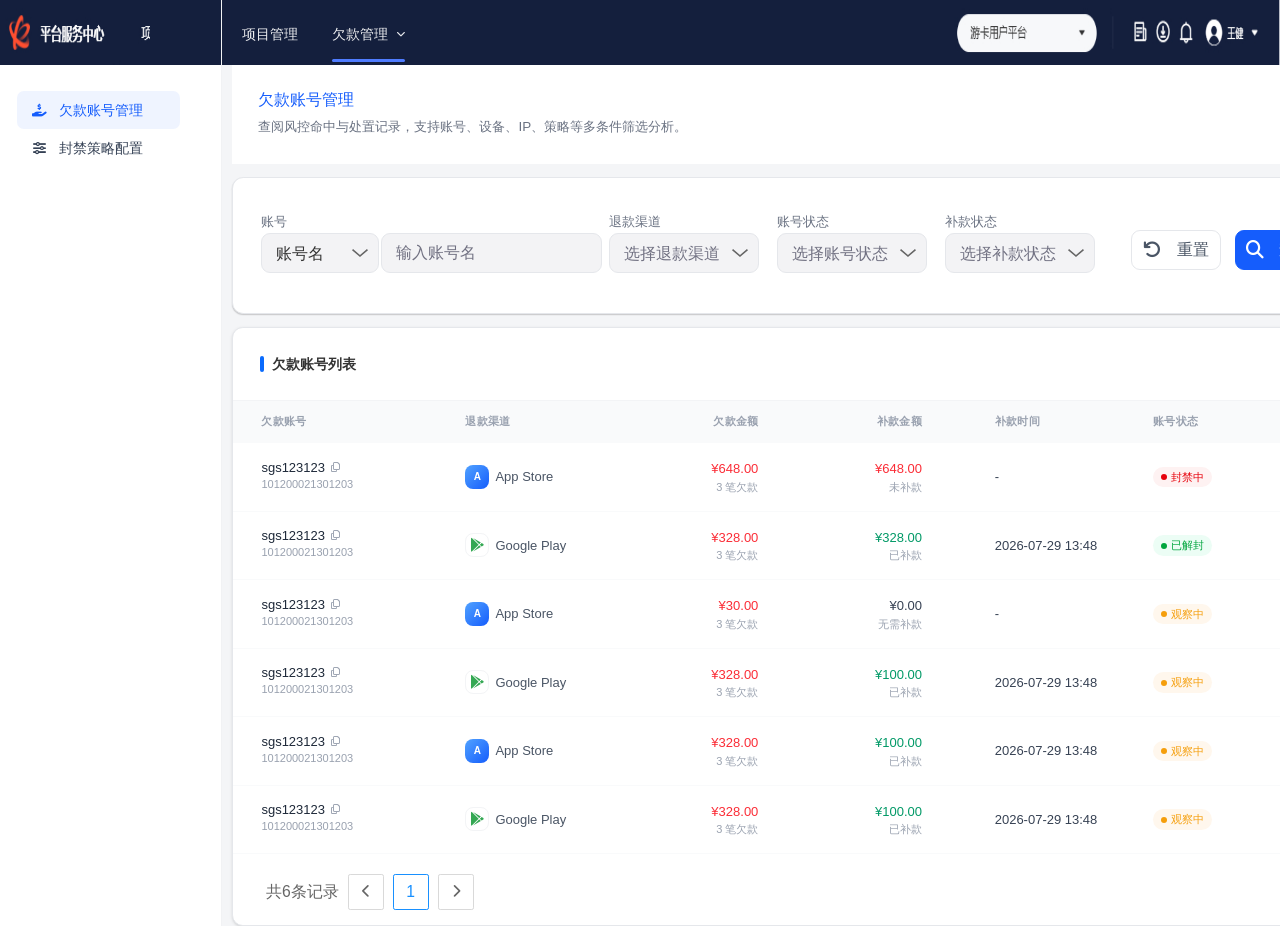
<file: index.html>
<!DOCTYPE html>
<html lang="zh-CN">
  <head>
    <meta charset="UTF-8" />
    <meta name="viewport" content="width=device-width, initial-scale=1.0" />
    <title>风控平台后台</title>
    <link rel="stylesheet" href="https://cdn.jsdelivr.net/npm/@fortawesome/fontawesome-free@6.7.2/css/all.min.css" />
    <link rel="stylesheet" href="./styles.css?v=20260730-03" />
  </head>
  <body>
    <div class="app-shell">
      <aside class="sidebar">
        <div>
          <div class="brand">
            <div class="brand-mark">k</div>
            <div class="brand-text">平台服务中心</div>
          </div>
          <nav id="side-nav" class="side-nav"></nav>
        </div>
        <div class="sidebar-collapse"><i class="fa-solid fa-bars" aria-hidden="true"></i></div>
      </aside>

      <div class="main-shell">
        <header class="topbar">
          <div class="topbar-nav">
            <a href="#" class="top-link">项目管理</a>
            <a href="#" class="top-link active">风控管理</a>
          </div>
          <div id="top-risk-menu" class="top-risk-menu" role="menu" aria-label="风控管理工具" hidden>
            <section class="top-risk-menu-column top-risk-menu-operations">
              <h3>运营工具</h3>
              <div class="top-risk-menu-grid">
                <button type="button" role="menuitem" data-top-menu-placeholder="消息推送" disabled aria-disabled="true">
                  <i class="fa-regular fa-paper-plane" aria-hidden="true"></i><span>消息推送</span>
                </button>
                <button type="button" role="menuitem" data-top-menu-page="payment-risk-engine">
                  <i class="fa-solid fa-shield-halved" aria-hidden="true"></i><span>风控管理</span>
                </button>
                <button type="button" role="menuitem" data-top-menu-page="multi-query" disabled aria-disabled="true">
                  <i class="fa-regular fa-address-card" aria-hidden="true"></i><span>账号管理</span>
                </button>
                <button type="button" role="menuitem" data-top-menu-placeholder="广告变现" disabled aria-disabled="true">
                  <i class="fa-regular fa-rectangle-ad" aria-hidden="true"></i><span>广告变现</span>
                </button>
                <button type="button" role="menuitem" data-top-menu-page="refund-disposal">
                  <i class="fa-solid fa-hand-holding-dollar" aria-hidden="true"></i><span>退款管理</span>
                </button>
              </div>
            </section>
            <section class="top-risk-menu-column">
              <h3>查询工具</h3>
              <div class="top-risk-menu-grid">
                <button type="button" role="menuitem" data-top-menu-page="multi-query" disabled aria-disabled="true">
                  <i class="fa-solid fa-magnifying-glass" aria-hidden="true"></i><span>账号查询</span>
                </button>
                <button type="button" role="menuitem" data-top-menu-page="payment-log" disabled aria-disabled="true">
                  <i class="fa-solid fa-file-invoice" aria-hidden="true"></i><span>订单查询</span>
                </button>
                <button type="button" role="menuitem" data-top-menu-page="login-log" disabled aria-disabled="true">
                  <i class="fa-solid fa-list-check" aria-hidden="true"></i><span>行为日志</span>
                </button>
              </div>
            </section>
            <section class="top-risk-menu-column">
              <h3>监控工具</h3>
              <div class="top-risk-menu-grid">
                <button type="button" role="menuitem" data-top-menu-placeholder="HTTP监控" disabled aria-disabled="true">
                  <i class="fa-solid fa-globe" aria-hidden="true"></i><span>HTTP监控</span>
                </button>
                <button type="button" role="menuitem" data-top-menu-placeholder="网络探针" disabled aria-disabled="true">
                  <i class="fa-solid fa-bullseye" aria-hidden="true"></i><span>网络探针</span>
                </button>
                <button type="button" role="menuitem" data-top-menu-placeholder="转化分析" disabled aria-disabled="true">
                  <i class="fa-solid fa-chart-column" aria-hidden="true"></i><span>转化分析</span>
                </button>
              </div>
            </section>
          </div>
          <button class="platform-pill" type="button">
            <span>游客用户平台</span>
            <span>▾</span>
          </button>
        </header>

        <main class="content">
          <section id="hero-card" class="hero-card"></section>
          <div id="page-content" class="page-content"></div>
        </main>
      </div>
    </div>

    <div id="drawer-root"></div>

    <template id="condition-row-template">
      <div class="condition-item">
        <div class="condition-row">
          <div class="condition-type-wrap">
            <select class="chip-select condition-type"></select>
          </div>
          <div class="condition-separator">：</div>
          <div class="condition-fields"></div>
          <div class="condition-tools">
            <button type="button" class="tool-btn copy">复制</button>
            <button type="button" class="tool-btn delete">删除</button>
            <button type="button" class="tool-btn nested">添加嵌套规则</button>
            <button type="button" class="tool-btn append">添加规则</button>
          </div>
        </div>
        <div class="child-group"></div>
      </div>
    </template>

    <script src="./main.js?v=20260730-05"></script>
  </body>
</html>
</file>
<file: styles.css>
:root {
  --navy: #1a2547;
  --navy-strong: #131c38;
  --bg: #f5f7fb;
  --panel: #ffffff;
  --line: rgba(15, 23, 42, 0.1);
  --line-soft: #e9eef7;
  --text: #101828;
  --muted: #667085;
  --blue: #4f7cff;
  --blue-strong: #155dfc;
  --blue-soft: #eef4ff;
  --green: #16c47f;
  --green-soft: #ddfbef;
  --shadow: 0 18px 48px rgba(15, 23, 42, 0.12);
  --card-radius: 10px;
  --panel-radius: 16px;
  --shell-sidebar-width: 168px;
  --shell-top-height: 60px;
  --font-family-base: Inter, "PingFang SC", "Microsoft YaHei", sans-serif;
  --font-page-title-size: 16px;
  --font-page-title-line-height: 24px;
  --font-page-title-weight: 500;
  --font-page-subtitle-size: 12px;
  --font-page-subtitle-line-height: 18px;
  --font-page-subtitle-weight: 400;
  --font-filter-label-size: 12px;
  --font-filter-label-line-height: 16px;
  --font-filter-label-weight: 500;
  --font-control-size: 14px;
  --font-control-line-height: 20px;
  --font-control-weight: 400;
  --font-button-size: 14px;
  --font-button-line-height: 20px;
  --font-button-weight: 500;
  --font-tab-size: 15px;
  --font-tab-line-height: 22px;
  --font-tab-weight: 400;
  --font-tab-weight-active: 500;
  --font-section-title-size: 14px;
  --font-section-title-line-height: 22px;
  --font-section-title-weight: 600;
  --font-table-head-size: 12px;
  --font-table-head-line-height: 20px;
  --font-table-head-weight: 600;
  --font-table-body-size: 12px;
  --font-table-body-line-height: 20px;
  --font-table-body-weight: 400;
  --font-card-title-size: 11px;
  --font-card-title-line-height: 18px;
  --font-card-title-weight: 600;
  --font-card-desc-size: 8px;
  --font-card-desc-line-height: 13px;
  --font-card-desc-weight: 400;
  --font-card-stat-label-size: 6px;
  --font-card-stat-label-line-height: 11px;
  --font-card-stat-value-size: 11px;
  --font-card-stat-value-line-height: 19px;
  --font-card-stat-value-weight: 600;
}

* {
  box-sizing: border-box;
}

body {
  margin: 0;
  min-width: 1440px;
  font-family: var(--font-family-base);
  color: var(--text);
  background: var(--bg);
}

button,
input,
textarea,
select {
  font: inherit;
}

button {
  cursor: pointer;
}

.app-shell {
  display: flex;
  min-height: 100vh;
}

.sidebar {
  width: var(--shell-sidebar-width);
  min-width: var(--shell-sidebar-width);
  background: #fff;
  border-right: 1px solid rgba(23, 35, 68, 0.06);
  display: flex;
  flex-direction: column;
  justify-content: space-between;
}

.brand {
  height: var(--shell-top-height);
  position: relative;
  background-color: #141f3d;
  background-image: url("./用户风险查询/assets/top-navigation-design.png");
  background-repeat: no-repeat;
  background-position: left top;
  background-size: 100vw var(--shell-top-height);
  color: #fff;
  padding: 0 14px 0 10px;
  display: flex;
  align-items: center;
  gap: 10px;
}

.brand::after {
  content: "";
  position: absolute;
  z-index: 0;
  inset: 0 0 0 150px;
  background: #141f3d;
  pointer-events: none;
}

.brand-mark {
  width: 28px;
  height: 28px;
  display: grid;
  place-items: center;
  color: #ff6437;
  font-size: 30px;
  font-weight: 700;
  transform: rotate(-8deg);
  visibility: hidden;
}

.brand-text {
  font-size: 13px;
  line-height: 20px;
  font-weight: 600;
  visibility: hidden;
}

.side-nav {
  padding: 8px 4px 0;
  display: grid;
  gap: 4px;
  align-content: start;
}

.nav-item,
.nav-subitem {
  width: 100%;
  border: 0;
  background: transparent;
  display: flex;
  align-items: center;
  gap: 10px;
  min-height: 38px;
  padding: 8px 12px;
  color: #344054;
  border-radius: 8px;
  text-align: left;
  white-space: nowrap;
}

.nav-item {
  font-size: 13px;
  line-height: 20px;
  font-weight: 500;
}

.nav-subitem {
  font-size: 12px;
  line-height: 18px;
  font-weight: 400;
  min-height: 32px;
  padding-left: 24px;
}

.nav-item.active,
.nav-subitem.active {
  background: #eff4ff;
  color: var(--blue-strong);
}

.nav-item-group {
  display: grid;
  gap: 2px;
}

.nav-subgroup {
  display: grid;
  gap: 2px;
  padding-left: 10px;
}

.nav-icon {
  width: 16px;
  flex: 0 0 16px;
  display: inline-flex;
  align-items: center;
  justify-content: center;
  color: inherit;
}
.nav-icon i{font-size:12px}

.nav-label {
  flex: 1;
}

.nav-arrow {
  opacity: 0.55;
  font-size: 10px;
}
.nav-arrow i{font-size:9px}

.sidebar-collapse {
  padding: 18px;
  text-align: right;
  color: #667085;
}
.sidebar-collapse i{font-size:14px}

.main-shell {
  flex: 1;
  min-width: 0;
}

.topbar {
  height: var(--shell-top-height);
  background-color: #141f3d;
  background-image: url("./用户风险查询/assets/top-navigation-design.png");
  background-repeat: no-repeat;
  background-position: calc(-1 * var(--shell-sidebar-width)) top;
  background-size: 100vw var(--shell-top-height);
  color: #fff;
  display: flex;
  align-items: center;
  position: relative;
  z-index: 30;
  justify-content: space-between;
  padding: 0 10px;
}

.topbar::before {
  content: "";
  position: absolute;
  z-index: 0;
  top: 0;
  bottom: 0;
  left: 0;
  width: 250px;
  background: #141f3d;
  pointer-events: none;
}

.topbar-nav {
  position: relative;
  z-index: 1;
  display: flex;
  gap: 34px;
}

.top-link {
  color: rgba(255, 255, 255, 0.92);
  text-decoration: none;
  font-size: 14px;
  line-height: 20px;
  font-weight: 500;
  padding: 20px 0 18px;
  position: relative;
}

.top-link.active::after {
  content: "";
  position: absolute;
  left: 0;
  right: 0;
  bottom: 0;
  height: 3px;
  border-radius: 999px;
  background: var(--blue);
}


.top-menu-trigger {
  border: 0;
  background: transparent;
  display: inline-flex;
  align-items: center;
  gap: 8px;
  cursor: pointer;
  font-family: inherit;
}

.top-menu-trigger i {
  font-size: 9px;
  transition: transform 0.16s ease;
}

.top-menu-trigger[aria-expanded="true"] i {
  transform: rotate(180deg);
}

.top-risk-menu {
  position: absolute;
  z-index: 70;
  top: 60px;
  left: 96px;
  width: min(760px, calc(100vw - 300px));
  min-width: 680px;
  display: grid;
  grid-template-columns: 1.65fr 0.88fr 0.88fr;
  gap: 22px;
  padding: 20px 24px 22px;
  border: 1px solid #dfe3ea;
  background: #fff;
  color: #1f2937;
  box-shadow: 0 14px 30px rgba(15, 23, 42, 0.18);
}

.top-risk-menu[hidden] {
  display: none;
}

.top-risk-menu-column {
  min-width: 0;
}

.top-risk-menu-column h3 {
  margin: 0 0 10px;
  padding-bottom: 10px;
  border-bottom: 1px solid #d9dde5;
  color: #7a8494;
  font-size: 13px;
  line-height: 18px;
  font-weight: 500;
}

.top-risk-menu-grid {
  display: grid;
  gap: 4px;
}

.top-risk-menu-operations .top-risk-menu-grid {
  grid-template-columns: repeat(2, minmax(0, 1fr));
}

.top-risk-menu button {
  min-width: 0;
  height: 44px;
  display: flex;
  align-items: center;
  gap: 12px;
  padding: 0 12px;
  border: 0;
  background: transparent;
  color: #253043;
  font: inherit;
  font-size: 13px;
  text-align: left;
  cursor: pointer;
}

.top-risk-menu button:hover,
.top-risk-menu button.active {
  background: #eaf2ff;
  color: #155dfc;
}
.top-risk-menu button:disabled,
.top-risk-menu button[aria-disabled="true"] {
  background: transparent;
  color: #98a2b3;
  cursor: not-allowed;
  opacity: 0.62;
}
.top-risk-menu button:disabled:hover,
.top-risk-menu button[aria-disabled="true"]:hover {
  background: transparent;
  color: #98a2b3;
}
.platform-pill {
  min-width: 178px;
  height: 32px;
  border: 0;
  border-radius: 999px;
  background: rgba(255, 255, 255, 0.95);
  color: #344054;
  display: inline-flex;
  align-items: center;
  justify-content: space-between;
  padding: 0 14px;
  font-size: 14px;
  line-height: 20px;
  font-weight: 500;
  visibility: hidden;
  pointer-events: none;
}

.content {
  padding: 0 10px 28px;
}

.hero-card,
.page-content {
  width: 100%;
  max-width: none;
  margin: 0;
}

.hero-card {
  background: #fff;
  padding: 14px 32px 16px;
  border-bottom: 1px solid rgba(23, 35, 68, 0.05);
}

.hero-card.hero-card-compact {
  padding: 14px 32px 12px;
}

.hero-card.hero-card-hidden {
  display: none;
}

.hero-card h1 {
  margin: 0;
  color: var(--blue-strong);
  font-size: var(--font-page-title-size);
  line-height: var(--font-page-title-line-height);
  font-weight: var(--font-page-title-weight);
}

.hero-card p {
  margin: 6px 0 0;
  font-size: var(--font-page-subtitle-size);
  line-height: var(--font-page-subtitle-line-height);
  font-weight: var(--font-page-subtitle-weight);
  color: var(--muted);
}

.page-content {
  display: grid;
  gap: 22px;
  padding-top: 12px;
}

.page-content.overview-page-content {
  gap: 18px;
  padding-top: 8px;
}

.admin-page-shell {
  width: 100%;
  margin: 0;
  display: grid;
  gap: 18px;
}

.admin-page-card {
  background: #fff;
  border: 1px solid rgba(15, 23, 42, 0.08);
  border-radius: 16px;
  box-shadow: 0 10px 30px rgba(15, 23, 42, 0.04);
}

.admin-filter-card {
  padding: 18px 22px 22px;
}

.admin-card-title {
  position: relative;
  margin: 0 0 18px;
  padding-left: 12px;
  font-size: 16px;
  line-height: 24px;
  font-weight: 700;
  color: #0f172a;
}

.admin-card-title::before {
  content: "";
  position: absolute;
  left: 0;
  top: 3px;
  width: 4px;
  height: 18px;
  border-radius: 999px;
  background: #2964ff;
}

.admin-filter-grid {
  display: grid;
  gap: 16px 14px;
}

.admin-filter-grid-three {
  grid-template-columns: repeat(3, minmax(0, 1fr));
}

.admin-filter-grid-log {
  grid-template-columns: 200px 200px minmax(0, 1fr);
}

.admin-filter-item {
  display: grid;
  gap: 8px;
}

.admin-filter-item label {
  font-size: var(--font-filter-label-size);
  line-height: var(--font-filter-label-line-height);
  font-weight: var(--font-filter-label-weight);
  color: #667085;
}

.admin-filter-item input,
.admin-filter-item select {
  width: 100%;
  height: 40px;
  padding: 0 12px;
  border: 1px solid #dbe1ea;
  border-radius: 10px;
  background: #fff;
  font-size: var(--font-control-size);
  line-height: var(--font-control-line-height);
  font-weight: var(--font-control-weight);
  color: #0f172a;
  outline: none;
}

.admin-filter-item input::placeholder {
  color: #98a2b3;
}

.admin-filter-item input:focus,
.admin-filter-item select:focus {
  border-color: #2964ff;
  box-shadow: 0 0 0 3px rgba(41, 100, 255, 0.12);
}

.admin-date-range {
  display: grid;
  grid-template-columns: minmax(0, 1fr) auto minmax(0, 1fr);
  gap: 10px;
  align-items: center;
}

.admin-date-range span {
  font-size: 14px;
  line-height: 20px;
  color: #667085;
  text-align: center;
}

.admin-filter-actions {
  display: flex;
  justify-content: flex-end;
  gap: 12px;
  margin-top: 16px;
}

.admin-table-card,
.admin-log-table-card {
  overflow: hidden;
}

.admin-table-toolbar {
  display: flex;
  align-items: center;
  justify-content: space-between;
  gap: 12px;
  padding: 18px 20px 10px;
}

.admin-table-wrap {
  overflow: auto;
}

.admin-table,
.admin-operation-table {
  width: 100%;
  border-collapse: collapse;
  table-layout: fixed;
}

.admin-table th,
.admin-table td,
.admin-operation-table th,
.admin-operation-table td {
  padding: 18px 20px;
  text-align: left;
  vertical-align: top;
  border-bottom: 1px solid #eef2f7;
}

.admin-table th,
.admin-operation-table th {
  background: #f8fafc;
  font-size: var(--font-table-head-size);
  line-height: var(--font-table-head-line-height);
  font-weight: var(--font-table-head-weight);
  color: #344054;
}

.admin-table td,
.admin-operation-table td {
  font-size: var(--font-table-body-size);
  line-height: var(--font-table-body-line-height);
  font-weight: var(--font-table-body-weight);
  color: #0f172a;
}

.admin-empty-state {
  min-height: 420px;
  padding: 32px 20px 40px;
  display: grid;
  place-items: center;
  gap: 12px;
  color: #98a2b3;
}

.admin-empty-icon {
  font-size: 42px;
  line-height: 1;
  color: #dbe4f0;
}

.admin-empty-text {
  font-size: 14px;
  line-height: 22px;
}

.admin-log-line {
  color: #344054;
  line-height: 22px;
}

.admin-log-line + .admin-log-line {
  margin-top: 2px;
}

.admin-operation-table th:nth-child(1),
.admin-operation-table td:nth-child(1) {
  width: 185px;
}

.admin-operation-table th:nth-child(2),
.admin-operation-table td:nth-child(2) {
  width: 255px;
}

.admin-operation-table th:nth-child(3),
.admin-operation-table td:nth-child(3) {
  width: 105px;
}

.admin-operation-table th:nth-child(4),
.admin-operation-table td:nth-child(4) {
  width: 110px;
}

.panel-section {
  background: #fff;
  border-radius: 0;
  padding: 20px 30px 28px;
}

.section-head {
  display: flex;
  align-items: center;
  justify-content: space-between;
  margin-bottom: 18px;
}

.section-title {
  display: flex;
  align-items: center;
  gap: 8px;
  color: #1f2937;
  font-size: var(--font-section-title-size);
  line-height: var(--font-section-title-line-height);
  font-weight: var(--font-section-title-weight);
}

.section-title::before {
  content: "";
  width: 4px;
  height: 22px;
  border-radius: 4px;
  background: linear-gradient(180deg, #96c1ff 0%, #4086ff 100%);
}

.primary-btn,
.secondary-btn,
.dark-btn,
.light-btn {
  height: 36px;
  border-radius: 10px;
  padding: 0 16px;
  display: inline-flex;
  align-items: center;
  justify-content: center;
  gap: 8px;
  font-size: var(--font-button-size);
  line-height: var(--font-button-line-height);
  font-weight: var(--font-button-weight);
}

.primary-btn {
  border: 0;
  background: linear-gradient(135deg, #5f8cff 0%, #4f7cff 100%);
  color: #fff;
  box-shadow: 0 12px 22px rgba(79, 124, 255, 0.18);
}

.secondary-btn,
.light-btn {
  border: 1px solid rgba(15, 23, 42, 0.1);
  background: #fff;
  color: #344054;
}

.dark-btn {
  border: 0;
  background: #101828;
  color: #fff;
}

.strategy-toolbar-panel {
  width: 100%;
  margin: 0;
  background: #fff;
  border-radius: 16px;
  border: 1px solid rgba(15, 23, 42, 0.08);
  box-shadow: 0 8px 20px rgba(15, 23, 42, 0.04);
}

.strategy-toolbar-panel {
  padding: 22px 24px;
}

.empty-panel {
  border: 1px dashed #d0d5dd;
  border-radius: 14px;
  background: #f8fafc;
  padding: 28px 30px;
  color: #667085;
  font-size: 14px;
  line-height: 22px;
  font-weight: 400;
}

.strategy-summary-grid {
  display: grid;
  grid-template-columns: repeat(4, minmax(0, 1fr));
  gap: 14px;
}

.strategy-summary-card {
  min-height: 108px;
  border-radius: 14px;
  background: linear-gradient(180deg, #f8faff 0%, #ffffff 100%);
  border: 1px solid #e8eefb;
  padding: 16px 18px;
  display: grid;
  gap: 6px;
}

.strategy-summary-card.warning {
  background: linear-gradient(180deg, #fffaf3 0%, #ffffff 100%);
  border-color: #fde6b5;
}

.strategy-summary-label {
  color: #667085;
  font-size: 12px;
}

.strategy-summary-card strong {
  font-size: 28px;
  line-height: 1.2;
}

.strategy-summary-card span:last-child {
  color: #98a2b3;
  font-size: 12px;
}

.strategy-filter-row {
  margin-top: 18px;
  display: grid;
  grid-template-columns: minmax(0, 1.7fr) 220px 320px auto;
  gap: 14px;
  align-items: end;
}

.strategy-page-filter-row {
  grid-template-columns: minmax(0, 1.55fr) 180px 360px auto;
}

.tag-filter-row {
  grid-template-columns: 220px minmax(0, 300px) auto;
}

.user-tag-page {
  width: 100%;
  margin: 0;
  display: grid;
  gap: 10px;
}

.user-tag-search-card {
  background: #fff;
  border: 1px solid #e5e7eb;
  border-radius: 10px;
  box-shadow: 0 1px 3px rgba(16, 24, 40, 0.1), 0 1px 2px rgba(16, 24, 40, 0.06);
  padding: 24px 25px;
}

.user-tag-search-row {
  display: flex;
  align-items: flex-end;
  justify-content: flex-start;
  gap: 20px;
  flex-wrap: wrap;
}

.user-tag-search-field {
  display: grid;
  gap: 8px;
}

.user-tag-search-field span {
  color: #6a7282;
  font-size: 12px;
  line-height: 16px;
  font-weight: 500;
}

.user-tag-search-field input {
  width: 488px;
  max-width: min(488px, 100%);
  height: 36px;
  border: 1px solid #e5e7eb;
  border-radius: 8px;
  background: #f3f3f5;
  padding: 0 12px;
  color: #344054;
  font-size: 14px;
}

.user-tag-search-actions {
  display: flex;
  align-items: center;
  gap: 16px;
}

.user-tag-panel {
  width: 100%;
  min-height: 688px;
  margin: 0;
  background: #fff;
  border-radius: 10px;
  border: 1px solid #eef2f6;
  padding: 20px 24px 24px;
}

.user-tag-tabs {
  display: flex;
  gap: 16px;
  align-items: center;
  height: 33px;
  padding: 0 4px 11px;
  border-bottom: 1px solid #d9d9d9;
}

.user-tag-tab {
  position: relative;
  border: 0;
  background: transparent;
  padding: 0;
  color: #333;
  font-size: var(--font-tab-size);
  line-height: var(--font-tab-line-height);
  font-weight: var(--font-tab-weight);
}

.user-tag-tab.active {
  color: #3b86f9;
  font-weight: var(--font-tab-weight-active);
}

.user-tag-tab.active::after {
  content: "";
  position: absolute;
  left: 0;
  bottom: -12px;
  width: 100%;
  height: 3px;
  border-radius: 999px;
  background: #3b86f9;
}

.user-tag-grid {
  display: grid;
  grid-template-columns: repeat(6, minmax(0, 1fr));
  gap: 16px;
  padding: 20px 0 0;
  justify-content: stretch;
  align-content: start;
}

.user-tag-card {
  width: 100%;
  min-height: 168px;
  background: #fff;
  border: 0.664px solid rgba(0, 0, 0, 0.1);
  border-radius: 9.303px;
  box-shadow: 0 1px 2px rgba(16, 24, 40, 0.04);
  padding: 18px 18px 14px;
  display: flex;
  flex-direction: column;
  justify-content: space-between;
  cursor: pointer;
  box-sizing: border-box;
}

.user-tag-card-top {
  display: flex;
  align-items: flex-start;
  justify-content: space-between;
  gap: 8px;
}

.user-tag-card-title {
  color: #101828;
  font-size: var(--font-card-title-size);
  line-height: var(--font-card-title-line-height);
  font-weight: var(--font-card-title-weight);
  max-width: calc(100% - 24px);
}

.user-tag-card-icon-btn {
  width: 16px;
  height: 16px;
  border: 0;
  background: transparent;
  color: #3b82f6;
  padding: 0;
  display: inline-flex;
  align-items: center;
  justify-content: center;
  flex: 0 0 auto;
}

.user-tag-card-icon-btn svg {
  width: 16px;
  height: 16px;
  display: block;
}

.user-tag-card-desc {
  margin: 7px 0 0;
  min-height: 30px;
  color: #999;
  font-size: var(--font-card-desc-size);
  line-height: var(--font-card-desc-line-height);
  font-weight: var(--font-card-desc-weight);
  display: -webkit-box;
  -webkit-line-clamp: 2;
  -webkit-box-orient: vertical;
  overflow: hidden;
  white-space: pre-line;
}

.user-tag-card-stats {
  width: 100%;
  min-height: 34px;
  margin-top: 10px;
  border: 8px solid #f8f8f8;
  border-radius: 8px;
  background: #fafafa;
  display: grid;
  grid-template-columns: minmax(0, 1fr) minmax(56px, auto);
  align-items: center;
  gap: 0;
}

.user-tag-card-stat + .user-tag-card-stat {
  padding-left: 12px;
}

.user-tag-card-stats .metric-label {
  color: #4a5565;
  font-size: var(--font-card-stat-label-size);
  line-height: var(--font-card-stat-label-line-height);
  white-space: nowrap;
}

.user-tag-card-stats .metric-value {
  margin-top: 0;
  color: #101828;
  font-size: var(--font-card-stat-value-size);
  line-height: var(--font-card-stat-value-line-height);
  font-weight: var(--font-card-stat-value-weight);
  white-space: nowrap;
}

.user-tag-card-stats .metric-value.small {
  font-size: 10px;
}

.behavior-filter-row {
  grid-template-columns: minmax(0, 1fr) auto;
}

.tag-module-panel {
  width: 100%;
  margin: 0;
  display: grid;
  gap: 16px;
  padding-top: 18px;
  border-radius: 14px;
}

.tag-module-tabs {
  padding-bottom: 12px;
  border-bottom: 1px solid #eef2f6;
}

.strategy-filter-field {
  display: grid;
  gap: 8px;
}

.strategy-filter-field span {
  color: #667085;
  font-size: 12px;
}

.strategy-filter-field input,
.strategy-filter-field select {
  height: 40px;
  border: 1px solid #e5e7eb;
  border-radius: 10px;
  background: #f9fafb;
  padding: 0 12px;
  color: #344054;
}

.strategy-tag-picker-field {
  position: relative;
}

.strategy-tag-trigger {
  width: 100%;
  height: 40px;
  border: 1px solid #e5e7eb;
  border-radius: 10px;
  background: #f9fafb;
  padding: 0 12px;
  color: #344054;
  display: flex;
  align-items: center;
  justify-content: space-between;
  text-align: left;
}

.strategy-filter-actions {
  display: flex;
  align-items: center;
  justify-content: flex-end;
  gap: 10px;
}

.strategy-status-field {
  min-width: 180px;
  max-width: 180px;
}

.strategy-tag-field {
  min-width: 360px;
  max-width: 360px;
}

.strategy-grid {
  display: grid;
  grid-template-columns: repeat(4, 264px);
  gap: 20px;
}

.tag-grid {
  display: grid;
  grid-template-columns: repeat(5, minmax(0, 1fr));
  gap: 12px;
}

.behavior-card-grid {
  grid-template-columns: repeat(4, minmax(0, 1fr));
}

.behavior-management-page {
  width: 100%;
  margin: 0;
  display: grid;
  gap: 10px;
}

.behavior-management-search-panel {
  background: #fff;
  border: 1px solid #e5e7eb;
  border-radius: 10px;
  box-shadow: 0 1px 3px rgba(16, 24, 40, 0.1), 0 1px 2px rgba(16, 24, 40, 0.06);
  padding: 24px 25px;
}

.behavior-management-search-row {
  display: flex;
  align-items: flex-end;
  justify-content: flex-start;
  gap: 18px;
  flex-wrap: wrap;
}

.behavior-management-search-field {
  display: grid;
  gap: 8px;
}

.behavior-management-search-field span {
  color: #6a7282;
  font-size: 12px;
  line-height: 16px;
  font-weight: 500;
}

.behavior-management-search-field input {
  width: 400px;
  max-width: min(400px, 100%);
  height: 36px;
  border: 1px solid #e5e7eb;
  border-radius: 8px;
  background: #f3f3f5;
  padding: 0 12px;
  color: #344054;
  font-size: 14px;
}

.behavior-management-search-actions {
  display: flex;
  align-items: center;
  gap: 16px;
}

.behavior-management-btn {
  min-width: 78px;
  height: 36px;
  border-radius: 8px;
  font-size: 14px;
}

.behavior-management-board {
  min-height: 650px;
  background: #fff;
  border: 1px solid #e5e7eb;
  border-radius: 10px;
  box-shadow: 0 1px 3px rgba(16, 24, 40, 0.1), 0 1px 2px rgba(16, 24, 40, 0.06);
  padding: 20px 24px 24px;
  overflow: hidden;
}

.behavior-management-tabs {
  display: flex;
  align-items: center;
  gap: 16px;
  height: 40px;
  border-bottom: 1px solid #d9d9d9;
}

.behavior-management-tab {
  position: relative;
  border: 0;
  background: transparent;
  padding: 0 0 16px;
  color: #333;
  font-size: var(--font-tab-size);
  line-height: var(--font-tab-line-height);
  font-weight: var(--font-tab-weight);
}

.behavior-management-tab.active {
  color: #3b86f9;
  font-weight: var(--font-tab-weight-active);
}

.behavior-management-tab.active::after {
  content: "";
  position: absolute;
  left: 0;
  right: 0;
  bottom: -1px;
  height: 3px;
  border-radius: 999px;
  background: #3b86f9;
}

.behavior-management-grid {
  display: grid;
  grid-template-columns: repeat(6, minmax(0, 1fr));
  gap: 16px;
  padding-top: 20px;
  align-content: start;
  justify-content: stretch;
}

.behavior-management-card {
  width: 100%;
  min-height: 181px;
  background: #fff;
  border: 0.664px solid rgba(0, 0, 0, 0.1);
  border-radius: 9.303px;
  box-shadow: 0 1px 2px rgba(16, 24, 40, 0.04);
  padding: 18px 18px 14px;
  display: flex;
  flex-direction: column;
  justify-content: space-between;
  cursor: pointer;
  box-sizing: border-box;
}

.behavior-management-card-body {
  display: grid;
  gap: 10px;
}

.behavior-management-card-head {
  display: flex;
  align-items: flex-start;
  justify-content: space-between;
  gap: 12px;
}

.behavior-management-card-title {
  margin: 0;
  color: #101828;
  font-size: var(--font-card-title-size);
  line-height: var(--font-card-title-line-height);
  font-weight: var(--font-card-title-weight);
  max-width: 100%;
}

.behavior-management-card-status {
  flex: 0 0 auto;
  display: inline-flex;
  align-items: center;
  gap: 4px;
  color: #999;
  font-size: 8px;
  line-height: 11px;
  white-space: nowrap;
}

.behavior-management-card-status-dot {
  width: 4px;
  height: 4px;
  border-radius: 50%;
  background: #33d79b;
}

.behavior-management-card-status.enabled {
  color: #12b76a;
}

.behavior-management-card-status.disabled {
  color: #98a2b3;
}

.behavior-management-card-status.disabled .behavior-management-card-status-dot {
  background: #d0d5dd;
}

.behavior-management-card-desc {
  margin: 0;
  min-height: 30px;
  max-height: 39px;
  color: #999;
  font-size: var(--font-card-desc-size);
  line-height: var(--font-card-desc-line-height);
  font-weight: var(--font-card-desc-weight);
  display: -webkit-box;
  -webkit-line-clamp: 2;
  -webkit-box-orient: vertical;
  overflow: hidden;
}

.behavior-management-card-stats {
  width: 100%;
  min-height: 34px;
  border: 8px solid #f8f8f8;
  border-radius: 8px;
  background: #fafafa;
  display: grid;
  grid-template-columns: minmax(0, 1fr) minmax(64px, auto);
  gap: 0;
  padding: 0 8px;
  align-items: center;
  align-self: flex-start;
}

.behavior-management-card-stat + .behavior-management-card-stat {
  padding-left: 12px;
}

.behavior-management-card-stat-label {
  color: #4a5565;
  font-size: var(--font-card-stat-label-size);
  line-height: var(--font-card-stat-label-line-height);
  white-space: nowrap;
}

.behavior-management-card-stat-value {
  margin-top: 0;
  color: #101828;
  font-size: var(--font-card-stat-value-size);
  line-height: var(--font-card-stat-value-line-height);
  font-weight: var(--font-card-stat-value-weight);
  white-space: nowrap;
}

.behavior-management-card-actions {
  display: flex;
  justify-content: flex-end;
  gap: 6px;
  margin-top: 6px;
}

.behavior-management-card-action {
  width: 25px;
  height: 21px;
  border: 1px solid rgba(0, 0, 0, 0.1);
  border-radius: 5px;
  background: #fff;
  color: #6b7280;
  display: inline-flex;
  align-items: center;
  justify-content: center;
  padding: 0;
}

.behavior-management-card-action svg {
  width: 11px;
  height: 11px;
  display: block;
}

.behavior-management-empty {
  margin-top: 24px;
}

.user-risk-workbench-page {
  display: grid;
  gap: 10px;
  padding: 0 0 20px;
}

.user-risk-editor-header {
  background: #fff;
  border-bottom: 1px solid #edf1f7;
  padding: 22px 24px 14px;
}

.user-risk-editor-header-main {
  display: grid;
  grid-template-columns: 1fr;
  gap: 18px;
}

.user-risk-editor-title-row {
  display: flex;
  align-items: flex-start;
  gap: 12px;
  flex-wrap: nowrap;
}

.user-risk-editor-title {
  margin: 0;
  color: #155dfc;
  font-size: 16px;
  line-height: 24px;
  font-weight: 600;
  flex: 0 0 auto;
}

.user-risk-editor-desc {
  margin: 0;
  color: #6a7282;
  font-size: 12px;
  line-height: 16px;
  padding-top: 6px;
  max-width: 1040px;
}

.user-risk-editor-toolbar {
  display: flex;
  align-items: center;
  justify-content: space-between;
  gap: 24px;
}

.user-risk-entry-segment {
  gap: 0;
  padding-top: 0;
}

.user-risk-workbench-add-btn {
  min-width: 136px;
  height: 32px;
  border-radius: 4px;
  font-size: 14px;
  margin-left: auto;
}

.user-risk-workbench-shell {
  background: #fff;
  border: 1px solid #edf1f7;
  border-radius: 0;
  padding: 18px 28px 16px;
}

.user-risk-workbench-entry-tabs {
  display: flex;
  align-items: center;
  gap: 0;
}

.user-risk-workbench-entry-tab {
  min-width: 112px;
  height: 32px;
  border: 1px solid #eeeeee;
  border-radius: 0;
  background: #fff;
  color: #333;
  font-size: 12px;
  line-height: 16px;
  margin-left: -1px;
}

.user-risk-workbench-entry-tab.active {
  border-color: #3b86f9;
  background: #3b86f9;
  color: #fff;
}

.user-risk-workbench-entry-tab:first-child {
  margin-left: 0;
  border-radius: 2px 0 0 2px;
}

.user-risk-workbench-entry-tab:last-child {
  border-radius: 0 2px 2px 0;
}

.user-risk-workbench-strategy-tabs {
  display: flex;
  align-items: center;
  gap: 20px;
  min-height: 42px;
  border-bottom: 1px solid #e7e7e7;
}

.user-risk-workbench-strategy-tab {
  position: relative;
  border: 0;
  background: transparent;
  padding: 0 0 12px;
  color: #333;
  font-size: 14px;
  line-height: 20px;
}

.user-risk-workbench-strategy-tab.active {
  color: #3b86f9;
  font-weight: 500;
}

.user-risk-workbench-strategy-tab.active::after {
  content: "";
  position: absolute;
  left: 0;
  right: 0;
  bottom: -1px;
  height: 2px;
  background: #3b86f9;
}

.user-risk-workbench-panel {
  display: grid;
  gap: 18px;
  padding-top: 16px;
}

.user-risk-score-block {
  border: 1px solid #e7e7e7;
  border-radius: 12px;
  background: #fff;
  padding: 14px 16px;
}

.user-risk-workbench-card-head {
  display: flex;
  align-items: center;
  justify-content: space-between;
  gap: 16px;
  margin-bottom: 12px;
}

.user-risk-workbench-card-head.simple {
  margin-bottom: 12px;
}

.user-risk-workbench-card-title {
  position: relative;
  display: flex;
  align-items: center;
  min-height: 20px;
  color: #101828;
  font-size: 14px;
  line-height: 20px;
  font-weight: 600;
}

.user-risk-workbench-card-title::before {
  content: "";
  position: absolute;
  left: -10px;
  top: 50%;
  width: 4px;
  height: 16px;
  transform: translateY(-50%);
  border-radius: 999px;
  background: #155dfc;
}

.user-risk-editor-section-title-wrap {
  display: grid;
  gap: 4px;
  position: relative;
  padding-left: 10px;
}

.user-risk-editor-group {
  padding: 0;
  background: transparent;
  border: 0;
}

.user-risk-editor-action-card {
  padding-bottom: 0;
}

.user-risk-editor-section-head {
  position: relative;
  min-height: 24px;
  align-items: center;
}

.user-risk-workbench-card-subtitle {
  margin-top: 2px;
  color: #98a2b3;
  font-size: 11px;
  line-height: 16px;
}

.user-risk-workbench-head-actions {
  display: flex;
  gap: 10px;
}

.user-risk-workbench-save-btn {
  min-width: 72px;
  height: 32px;
}

.user-risk-workbench-form-row {
  display: grid;
  grid-template-columns: 140px minmax(0, 1fr);
  gap: 16px;
  margin-bottom: 0;
}

.user-risk-workbench-form-row.single {
  grid-template-columns: 1fr;
}

.user-risk-workbench-field {
  display: grid;
  gap: 8px;
}

.user-risk-workbench-field > span,
.user-risk-field-label-row > span:first-child {
  color: #4a5565;
  font-size: 12px;
  line-height: 16px;
  font-weight: 500;
}

.user-risk-field-label-row {
  display: flex;
  align-items: center;
  gap: 8px;
  flex-wrap: wrap;
}

.user-risk-field-label-tip {
  color: #999999;
  font-size: 10px;
  line-height: 14px;
  font-weight: 400;
}

.user-risk-workbench-field input,
.user-risk-workbench-field select,
.user-risk-workbench-field textarea {
  width: 100%;
  height: 36px;
  border: 1px solid transparent;
  border-radius: 8px;
  background: #f3f3f5;
  padding: 0 13px;
  color: #0a0a0a;
  font-size: 14px;
}

.user-risk-multi-select-trigger {
  width: 100%;
  height: 36px;
  border: 1px solid transparent;
  border-radius: 8px;
  background: #f3f3f5;
  padding: 0 13px;
  color: #0a0a0a;
  font-size: 14px;
  display: flex;
  align-items: center;
  justify-content: space-between;
  text-align: left;
}

.user-risk-multi-select-caret {
  color: #98a2b3;
  font-size: 12px;
  line-height: 1;
}

.user-risk-workbench-switch-field {
  align-content: start;
}

.user-risk-editor-basic-list {
  display: grid;
  gap: 12px;
}

.user-risk-editor-page-actions {
  display: flex;
  justify-content: flex-end;
  gap: 12px;
}

.user-risk-editor-page-action {
  min-width: 110px;
  height: 32px;
  border-radius: 4px;
  font-size: 14px;
}

.user-risk-editor-page-action-secondary {
  border-color: #3b86f9;
  color: #3b86f9;
  background: #fff;
}

.user-risk-editor-page-actions-inline {
  align-items: center;
  margin-left: auto;
}

.user-risk-switch-row {
  justify-items: start;
}

.user-risk-b-page.is-readonly .user-risk-workbench-field input[readonly] {
  background: #f7f8fa;
  color: #666666;
  cursor: default;
}

.user-risk-b-page.is-readonly .user-risk-multi-select-trigger:disabled,
.user-risk-b-page.is-readonly .switch:disabled {
  cursor: not-allowed;
  opacity: 0.65;
}

.user-risk-workbench-behavior-select-line {
  display: flex;
  align-items: center;
  justify-content: flex-start;
  margin-bottom: 10px;
}

.user-risk-editor-behavior-row {
  display: flex;
  align-items: center;
  gap: 8px;
  margin-bottom: 8px;
}

.user-risk-editor-behavior-label {
  color: #4a5565;
  font-size: 12px;
  line-height: 16px;
  font-weight: 500;
}

.user-risk-editor-behavior-tip {
  color: #999999;
  font-size: 10px;
  line-height: 14px;
}

.user-risk-workbench-behavior-selected {
  display: inline-flex;
  align-items: center;
  width: calc(100% - 28px);
  height: 36px;
  border-radius: 8px;
  background: #f3f3f5;
  padding: 0 13px;
  color: #0a0a0a;
  font-size: 14px;
  line-height: 20px;
  font-weight: 500;
}

.user-risk-workbench-behavior-selected-caret {
  flex: 0 0 auto;
  width: 16px;
  color: rgba(15, 23, 42, 0.5);
  font-size: 14px;
  line-height: 1;
  text-align: center;
}

.user-risk-workbench-behavior-grid {
  display: grid;
  grid-template-columns: repeat(2, minmax(0, 1fr));
  gap: 8px 7px;
}

.user-risk-behavior-picker-card {
  min-height: 83px;
  border: 1px solid #e5e7eb;
  border-radius: 9px;
  background: #f8fafc;
  padding: 15px 15px 14px;
}

.user-risk-behavior-picker-main {
  display: grid;
  gap: 10px;
}

.user-risk-behavior-picker-name-row {
  display: flex;
  align-items: center;
  justify-content: space-between;
  gap: 12px;
  min-height: 21px;
}

.user-risk-behavior-picker-copy {
  display: grid;
  gap: 0;
}

.user-risk-behavior-picker-name {
  color: #101828;
  font-size: 12px;
  line-height: 18px;
  font-weight: 500;
}

.user-risk-behavior-picker-edit {
  width: 20px;
  height: 20px;
  border: 0;
  background: transparent;
  color: #9ca3af;
  font-size: 13px;
  padding: 0;
}

.user-risk-behavior-picker-config-row {
  display: grid;
  gap: 6px;
  padding-top: 1px;
}

.user-risk-behavior-picker-config-label {
  display: inline-flex;
  align-items: center;
  align-self: flex-start;
  height: 18px;
  padding: 2px 7px;
  border-radius: 4px;
  background: #f3f4f6;
  color: #6a7282;
  font-size: 10px;
  line-height: 14px;
}

.user-risk-behavior-picker-slider-row {
  display: grid;
  grid-template-columns: minmax(0, 1fr) auto;
  align-items: center;
  gap: 8px;
}

.user-risk-behavior-picker-slider-input {
  width: 100%;
  height: 18px;
  margin: 0;
  appearance: none;
  background: transparent;
  cursor: pointer;
}

.user-risk-behavior-picker-slider-input::-webkit-slider-runnable-track {
  height: 4px;
  border-radius: 999px;
  background: linear-gradient(90deg, #3b82f6 0 var(--slider-progress), #dbeafe var(--slider-progress) 100%);
}

.user-risk-behavior-picker-slider-input::-webkit-slider-thumb {
  -webkit-appearance: none;
  width: 10px;
  height: 10px;
  margin-top: -3px;
  border: 2px solid #1677ff;
  border-radius: 50%;
  background: #ffffff;
  box-shadow: 0 0 0 1px rgba(22, 119, 255, 0.08);
}

.user-risk-behavior-picker-slider-input::-moz-range-track {
  height: 4px;
  border: 0;
  border-radius: 999px;
  background: #dbeafe;
}

.user-risk-behavior-picker-slider-input::-moz-range-progress {
  height: 4px;
  border-radius: 999px;
  background: #3b82f6;
}

.user-risk-behavior-picker-slider-input::-moz-range-thumb {
  width: 10px;
  height: 10px;
  border: 2px solid #1677ff;
  border-radius: 50%;
  background: #ffffff;
  box-shadow: 0 0 0 1px rgba(22, 119, 255, 0.08);
}

.user-risk-behavior-picker-slider-value {
  min-width: 30px;
  color: #155dfc;
  font-size: 12px;
  line-height: 18px;
  font-weight: 500;
  text-align: right;
}

.user-risk-workbench-score-notice {
  margin-top: 12px;
  min-height: 56px;
  display: flex;
  align-items: flex-start;
  gap: 12px;
  border: 4px solid #f9fafc;
  border-radius: 2px;
  background: #eff6ff;
  padding: 16px 12px;
  color: #1677ff;
  font-size: 12px;
  line-height: 18px;
  font-weight: 500;
}

.user-risk-workbench-score-notice-icon {
  flex: 0 0 auto;
  color: #1677ff;
  font-size: 16px;
  line-height: 1;
}

.user-risk-workbench-score-notice-text {
  color: #1677ff;
}

.user-risk-workbench-block-list {
  display: grid;
  gap: 12px;
  padding-top: 4px;
}

.user-risk-score-block {
  border: 1px solid rgba(0, 0, 0, 0.1);
  border-radius: 14px;
  background: #fff;
  padding: 18px 16px 16px;
}

.user-risk-score-block-head {
  display: flex;
  align-items: flex-start;
  justify-content: space-between;
  gap: 16px;
}

.user-risk-score-block-meta {
  display: grid;
  gap: 12px;
}

.user-risk-score-block-caption {
  color: #4a5565;
  font-size: 12px;
  line-height: 18px;
  font-weight: 500;
}

.user-risk-score-block-range {
  display: flex;
  align-items: center;
  gap: 8px;
  color: #4b5565;
  font-size: 14px;
  line-height: 20px;
  font-weight: 600;
}

.user-risk-score-block-start,
.user-risk-score-block-end {
  color: #4b5565;
}

.user-risk-score-block-bound-control {
  display: inline-flex;
  align-items: center;
}

.user-risk-score-block-bound-control input {
  min-width: 72px;
  height: 42px;
  border: 0;
  border-radius: 8px;
  background: #f3f3f5;
  padding: 0 16px;
  color: #111827;
  font-size: 14px;
  line-height: 20px;
  font-weight: 500;
  text-align: center;
}

.user-risk-score-block-separator {
  color: #4b5565;
}

.user-risk-score-block-tools {
  display: flex;
  gap: 10px;
  padding-top: 2px;
}

.user-risk-score-block-tool {
  display: inline-flex;
  align-items: center;
  justify-content: center;
  width: 24px;
  height: 24px;
  border: 0;
  background: transparent;
  color: #9aa1ab;
  font-size: 24px;
  line-height: 1;
  padding: 0;
}

.user-risk-score-block-tool.remove {
  font-size: 16px;
}

.user-risk-score-block-label {
  margin-top: 14px;
  color: #4a5565;
  font-size: 12px;
  line-height: 18px;
  font-weight: 500;
}

.user-risk-score-block-actions {
  display: grid;
  grid-template-columns: repeat(7, minmax(0, 1fr));
  gap: 0;
  margin-top: 8px;
  padding: 3px;
  border-radius: 18px;
  background: #f3f3f5;
}

.user-risk-action-chip {
  min-width: 0;
  height: 40px;
  border: 0;
  border-radius: 14px;
  background: transparent;
  color: #4b5565;
  font-size: 14px;
  line-height: 20px;
  font-weight: 600;
  padding: 0 12px;
}

.user-risk-action-chip.active {
  background: #ffffff;
  color: #246bff;
  font-weight: 600;
  box-shadow: 0 1px 3px rgba(15, 23, 42, 0.14), inset 0 0 0 1px rgba(36, 107, 255, 0.12);
}

.user-risk-score-block-rule-head {
  display: flex;
  align-items: center;
  justify-content: flex-start;
  gap: 10px;
  margin-top: 12px;
  margin-bottom: 8px;
  flex-wrap: wrap;
}

.user-risk-score-block-rule-head > span:first-child {
  color: #4a5565;
  font-size: 12px;
  line-height: 18px;
  font-weight: 500;
}

.user-risk-score-block-rule-tip {
  color: #a0a7b4;
  font-size: 11px;
  line-height: 16px;
}

.user-risk-score-block-rules {
  display: grid;
  gap: 10px;
}

.user-risk-tag-rule-row {
  display: grid;
  grid-template-columns: 106px 84px 206px auto 1fr 108px;
  gap: 8px;
  align-items: center;
}

.user-risk-tag-rule-row select {
  height: 40px;
  border: 0;
  border-radius: 8px;
  background: #f3f3f5;
  padding: 0 14px;
  color: #0a0a0a;
  font-size: 14px;
  appearance: none;
  background-image:
    linear-gradient(45deg, transparent 50%, #a0a7b4 50%),
    linear-gradient(135deg, #a0a7b4 50%, transparent 50%);
  background-position:
    calc(100% - 20px) calc(50% - 3px),
    calc(100% - 14px) calc(50% - 3px);
  background-size: 6px 6px, 6px 6px;
  background-repeat: no-repeat;
}

.user-risk-tag-rule-text {
  color: #0a0a0a;
  font-size: 14px;
  font-weight: 500;
}

.user-risk-tag-rule-delete {
  height: 40px;
  border: 0;
  border-radius: 8px;
  background: #edf3ff;
  color: #4a7cff;
  font-size: 14px;
  font-weight: 500;
}

.user-risk-score-block-add-rule {
  width: 100%;
  height: 38px;
  margin-top: 10px;
  border: 1px solid #0a6bfd;
  border-radius: 4px;
  background: #fff;
  color: #246bff;
  font-size: 14px;
  font-weight: 600;
}

.user-risk-b-page .user-risk-editor-panel {
  gap: 20px;
}

.user-risk-b-page .user-risk-workbench-shell {
  min-height: calc(100vh - 160px);
}

.user-risk-b-behavior-group {
  padding-bottom: 2px;
}

.user-risk-b-selected-row {
  margin-bottom: 12px;
}

.user-risk-b-formula-notice {
  margin-top: 0;
  min-height: 48px;
  padding: 12px;
  border-width: 1px;
}

.user-risk-b-table-wrap {
  border: 1px solid rgba(0, 0, 0, 0.06);
  overflow: hidden;
  background: #fff;
}

.user-risk-b-table {
  width: 100%;
  border-collapse: collapse;
  table-layout: fixed;
}

.user-risk-b-table th,
.user-risk-b-table td {
  padding: 0 12px;
  height: 40px;
  border-bottom: 1px solid rgba(0, 0, 0, 0.06);
  text-align: left;
  vertical-align: middle;
  font-size: 12px;
  line-height: 20px;
  color: rgba(0, 0, 0, 0.85);
}

.user-risk-b-table th {
  background: #fafafa;
  font-weight: 500;
  white-space: nowrap;
}

.user-risk-b-table tbody tr:last-child td {
  border-bottom: 0;
}

.user-risk-b-table th:nth-child(1),
.user-risk-b-table td:nth-child(1) {
  width: 90px;
}

.user-risk-b-table th:nth-child(2),
.user-risk-b-table td:nth-child(2) {
  width: 120px;
}

.user-risk-b-table th:nth-child(3),
.user-risk-b-table td:nth-child(3) {
  width: 120px;
}

.user-risk-b-table th:nth-child(4),
.user-risk-b-table td:nth-child(4) {
  width: 220px;
}

.user-risk-b-max-input,
.user-risk-b-action-select {
  width: 90px;
  height: 30px;
  border: 1px solid #eeeeee;
  border-radius: 4px;
  background: #fff;
  padding: 0 12px;
  color: #333333;
  font-size: 14px;
  line-height: 20px;
}

.user-risk-b-max-input {
  text-align: center;
}

.user-risk-b-max-value {
  display: inline-flex;
  align-items: center;
  justify-content: center;
  min-width: 90px;
  height: 30px;
  padding: 0 12px;
  border-radius: 4px;
  background: #fff;
  color: #333333;
  font-size: 14px;
  line-height: 20px;
}

.user-risk-b-action-display {
  display: inline-flex;
  align-items: center;
  justify-content: center;
  min-width: 90px;
  height: 30px;
  padding: 0 12px;
  border-radius: 4px;
  background: #fff;
  color: #333333;
  font-size: 14px;
  line-height: 20px;
}

.user-risk-b-operation-links {
  display: inline-flex;
  align-items: center;
  gap: 24px;
  white-space: nowrap;
}

.user-risk-b-operation-link {
  border: 0;
  background: transparent;
  padding: 0;
  color: #0a6bfd;
  font-size: 12px;
  line-height: 18px;
}

.user-risk-b-operation-link.disabled,
.user-risk-b-operation-link:disabled {
  color: #999999;
  cursor: default;
  pointer-events: none;
}

.user-risk-b-modal {
  width: min(727px, calc(100vw - 32px));
  max-height: calc(100vh - 48px);
  overflow: hidden;
  border-radius: 4px;
  background: #ffffff;
  box-shadow: 0 18px 40px rgba(15, 23, 42, 0.16);
}

.user-risk-b-modal-head {
  display: flex;
  align-items: center;
  justify-content: space-between;
  height: 60px;
  padding: 0 20px 0 24px;
  border-bottom: 1px solid #eeeeee;
}

.user-risk-b-modal-title {
  margin: 0;
  color: #333333;
  font-size: 18px;
  line-height: 26px;
  font-weight: 500;
}

.user-risk-b-modal-close {
  width: 28px;
  height: 28px;
  border: 0;
  background: transparent;
  color: #9ca3af;
  font-size: 20px;
  line-height: 28px;
}

.user-risk-b-modal-body {
  padding: 18px 18px 0;
  overflow: auto;
  max-height: calc(100vh - 180px);
}

.user-risk-b-modal-notice {
  display: flex;
  align-items: flex-start;
  gap: 10px;
  padding: 10px 12px;
  border: 1px solid #e4efff;
  background: #eef5ff;
  color: #1677ff;
}

.user-risk-b-modal-notice-icon {
  flex: 0 0 auto;
  margin-top: 1px;
  font-size: 14px;
  line-height: 20px;
}

.user-risk-b-modal-notice-copy {
  display: grid;
  gap: 2px;
}

.user-risk-b-modal-notice-title {
  margin-bottom: 0;
  font-size: 12px;
  line-height: 16px;
  font-weight: 600;
}

.user-risk-b-modal-notice p {
  margin: 0;
  font-size: 10px;
  line-height: 14px;
}

.user-risk-b-modal-section {
  margin-top: 14px;
}

.user-risk-b-modal-sub,
.user-risk-b-modal-rule-head > span:first-child {
  color: #4a5565;
  font-size: 12px;
  line-height: 16px;
  font-weight: 500;
}

.user-risk-b-modal-section > .user-risk-b-modal-sub:first-child {
  margin-top: 0;
}

.user-risk-b-modal-sub {
  margin-top: 10px;
}

.user-risk-b-modal-boundary-row {
  display: flex;
  align-items: center;
  gap: 12px;
  margin-top: 8px;
}

.user-risk-b-modal-boundary-value,
.user-risk-b-modal-boundary-input {
  display: inline-flex;
  align-items: center;
  justify-content: center;
  min-width: 96px;
  height: 32px;
  padding: 0 12px;
  border-radius: 4px;
  background: #fff;
  color: #333333;
  font-size: 14px;
  line-height: 20px;
}

.user-risk-b-modal-boundary-input {
  border: 1px solid #eeeeee;
  text-align: center;
}

.user-risk-b-modal-boundary-value {
  border: 1px solid #eeeeee;
}

.user-risk-b-modal-boundary-symbol {
  color: #4b5565;
  font-size: 14px;
  line-height: 20px;
  font-weight: 500;
}

.user-risk-b-modal-actions {
  display: grid;
  grid-template-columns: repeat(6, minmax(0, 1fr));
  gap: 0;
  margin-top: 8px;
  padding: 2px;
  border-radius: 6px;
  background: #f3f3f5;
}

.user-risk-b-modal-action-chip {
  height: 28px;
  border: 0;
  border-radius: 5px;
  background: transparent;
  color: #4b5565;
  font-size: 12px;
  line-height: 20px;
  font-weight: 500;
}

.user-risk-b-modal-action-chip.active {
  background: #ffffff;
  color: #155dfc;
  box-shadow: 0 1px 2px rgba(15, 23, 42, 0.08);
}

.user-risk-b-modal-rule-head {
  display: flex;
  align-items: center;
  gap: 6px;
  flex-wrap: wrap;
}

.user-risk-b-modal-rule-tip {
  color: #999999;
  font-size: 10px;
  line-height: 14px;
  font-weight: 400;
}

.user-risk-b-modal-rule-list {
  display: grid;
  gap: 8px;
  margin-top: 8px;
}

.user-risk-b-modal-rule-row {
  display: grid;
  grid-template-columns: 64px 64px 132px auto 124px 70px;
  gap: 8px;
  align-items: center;
}

.user-risk-b-modal-rule-select {
  width: 100%;
  height: 36px;
  border: 1px solid transparent;
  border-radius: 8px;
  background: #f3f3f5;
  padding: 0 12px;
  color: #0a0a0a;
  font-size: 14px;
}

.user-risk-b-modal-rule-select.action {
  min-width: 0;
}

.user-risk-b-modal-rule-text {
  color: #0a0a0a;
  font-size: 14px;
  line-height: 20px;
  font-weight: 500;
  white-space: nowrap;
}

.user-risk-b-modal-remove {
  height: 36px;
  border: 0;
  border-radius: 4px;
  background: #eff6ff;
  color: #246bff;
  font-size: 12px;
  line-height: 18px;
}

.user-risk-b-modal-add-rule {
  width: 100%;
  height: 36px;
  margin-top: 8px;
  border: 1px dashed #0a6bfd;
  border-radius: 4px;
  background: #f8fbff;
  color: #0a6bfd;
  font-size: 14px;
  line-height: 20px;
  font-weight: 500;
}

.user-risk-b-modal-footer {
  display: flex;
  justify-content: center;
  gap: 12px;
  padding: 18px 0 20px;
}

.user-risk-b-modal-btn {
  min-width: 42px;
  height: 22px;
  border-radius: 4px;
  font-size: 12px;
  line-height: 20px;
}

.user-risk-c-page .user-risk-workbench-shell {
  min-height: calc(100vh - 160px);
}

.user-risk-c-panel {
  gap: 14px;
}

.user-risk-c-topbar {
  display: flex;
  align-items: center;
  justify-content: space-between;
  gap: 16px;
  padding: 12px 0 16px;
  border-bottom: 1px solid #eef2f6;
}

.user-risk-c-inline-form {
  display: flex;
  align-items: center;
  gap: 20px;
  flex-wrap: wrap;
}

.user-risk-c-inline-field {
  display: inline-flex;
  align-items: center;
  gap: 8px;
  min-width: 0;
}

.user-risk-c-inline-field > span {
  color: #64748b;
  font-size: 13px;
  line-height: 20px;
  white-space: nowrap;
}

.user-risk-c-status-copy {
  display: inline-flex;
  align-items: center;
  gap: 4px;
}

.user-risk-c-inline-field input {
  height: 34px;
  min-width: 320px;
  padding: 0 12px;
  border: 1px solid #e2e8f0;
  border-radius: 4px;
  background: #ffffff;
  color: #333333;
  font-size: 13px;
  line-height: 20px;
}

.user-risk-c-inline-field.compact {
  gap: 10px;
}

.user-risk-c-switch-row {
  display: inline-flex;
  align-items: center;
  gap: 8px;
}

.user-risk-c-status-help {
  position: relative;
  display: inline-flex;
  align-items: center;
  justify-content: center;
  width: 16px;
  height: 16px;
  border-radius: 999px;
  background: #e8f0ff;
  color: #2563eb;
  font-size: 11px;
  line-height: 1;
  cursor: help;
}

.user-risk-c-status-tooltip {
  position: absolute;
  left: 50%;
  bottom: calc(100% + 8px);
  z-index: 20;
  display: none;
  min-width: 280px;
  max-width: 320px;
  padding: 8px 12px;
  border-radius: 4px;
  background: rgba(15, 23, 42, 0.88);
  color: #fff;
  font-size: 12px;
  line-height: 18px;
  text-align: left;
  transform: translateX(-50%);
  box-shadow: 0 10px 24px rgba(15, 23, 42, 0.18);
}

.user-risk-c-status-help:hover .user-risk-c-status-tooltip {
  display: block;
}

.user-risk-c-switch-text {
  color: #22c55e;
  font-size: 13px;
  line-height: 20px;
}

.user-risk-c-topbar-actions {
  display: inline-flex;
  align-items: center;
  gap: 12px;
}

.user-risk-c-page.is-readonly .user-risk-c-inline-field input[readonly] {
  color: #475569;
  background: #f8fafc;
}

.user-risk-c-page.is-readonly .switch:disabled,
.user-risk-c-page.is-readonly .user-risk-c-action-card:disabled,
.user-risk-c-page.is-readonly .user-risk-c-axis-node:disabled,
.user-risk-c-page.is-readonly .user-risk-c-extra-action input:disabled {
  cursor: not-allowed;
}

.user-risk-c-page.is-readonly .switch:disabled {
  opacity: 0.7;
}

.user-risk-c-section-card {
  border: 1px solid rgba(15, 23, 42, 0.06);
  border-radius: 10px;
  background: #ffffff;
  padding: 14px 16px 12px;
}

.user-risk-c-section-head {
  display: inline-flex;
  align-items: flex-start;
  gap: 10px;
}

.user-risk-c-section-index {
  display: inline-flex;
  align-items: center;
  justify-content: center;
  width: 18px;
  height: 18px;
  border-radius: 50%;
  background: #3b82f6;
  color: #ffffff;
  font-size: 12px;
  line-height: 18px;
  font-weight: 600;
}

.user-risk-c-section-copy {
  display: grid;
  gap: 2px;
}

.user-risk-c-section-title {
  color: #334155;
  font-size: 14px;
  line-height: 20px;
  font-weight: 600;
}

.user-risk-c-section-tip {
  color: #94a3b8;
  font-size: 12px;
  line-height: 18px;
}

.user-risk-c-table-toolbar {
  display: flex;
  align-items: center;
  justify-content: flex-end;
  gap: 16px;
  margin-top: 12px;
}

.user-risk-c-search {
  display: inline-flex;
  align-items: center;
  gap: 8px;
  width: 240px;
  height: 32px;
  padding: 0 10px;
  border: 1px solid #e5e7eb;
  border-radius: 4px;
  background: #ffffff;
}

.user-risk-c-search.modal {
  width: 280px;
}

.user-risk-c-search input {
  width: 100%;
  border: 0;
  outline: none;
  background: transparent;
  color: #333333;
  font-size: 12px;
}

.user-risk-c-search-icon {
  color: #94a3b8;
  font-size: 12px;
}

.user-risk-c-score-panel {
  display: inline-flex;
  align-items: center;
  margin-left: auto;
}

.user-risk-c-help-anchor {
  position: relative;
}

.user-risk-c-score-summary {
  display: flex;
  align-items: center;
}

.user-risk-c-score-label {
  color: #2563eb;
  font-size: 12px;
  line-height: 18px;
  font-weight: 500;
}

.user-risk-c-table-wrap {
  margin-top: 10px;
  border-top: 1px solid #eef2f6;
}

.user-risk-c-behavior-table {
  width: 100%;
  border-collapse: collapse;
  table-layout: fixed;
}

.user-risk-c-behavior-table th,
.user-risk-c-behavior-table td {
  height: 42px;
  padding: 0 10px;
  border-bottom: 1px solid #eef2f6;
  text-align: left;
  vertical-align: middle;
  color: #334155;
  font-size: 12px;
  line-height: 18px;
}

.user-risk-c-behavior-table th {
  color: #64748b;
  font-weight: 500;
  background: #fafafa;
}

.user-risk-c-behavior-table th:nth-child(1),
.user-risk-c-behavior-table td:nth-child(1) {
  width: 160px;
}

.user-risk-c-behavior-table th:nth-child(2),
.user-risk-c-behavior-table td:nth-child(2) {
  width: auto;
}

.user-risk-c-behavior-table th:nth-child(3),
.user-risk-c-behavior-table td:nth-child(3) {
  width: 128px;
}

.user-risk-c-behavior-table th:nth-child(4),
.user-risk-c-behavior-table td:nth-child(4) {
  width: 86px;
}

.user-risk-c-empty-cell {
  text-align: center !important;
  color: #98a2b3 !important;
}

.user-risk-c-link-btn {
  border: 0;
  background: transparent;
  padding: 0;
  color: #2563eb;
  font-size: 12px;
  line-height: 18px;
}

.user-risk-c-action-links {
  display: inline-flex;
  align-items: center;
  justify-content: flex-end;
  gap: 12px;
  white-space: nowrap;
}

.user-risk-c-config-btn {
  width: 100%;
  height: 30px;
  margin-top: 12px;
  border: 1px dashed #3b82f6;
  border-radius: 4px;
  background: #ffffff;
  color: #2563eb;
  font-size: 12px;
  line-height: 18px;
  font-weight: 500;
}

.user-risk-c-axis-wrap {
  margin-top: 4px;
}

.user-risk-c-axis-head {
  display: flex;
  align-items: flex-start;
  justify-content: space-between;
  gap: 16px;
}

.user-risk-c-axis-help {
  position: relative;
  display: inline-flex;
  align-items: center;
}

.user-risk-c-axis-help-link {
  border: 0;
  background: transparent;
  padding: 0;
  color: #2563eb;
  font-size: 12px;
  line-height: 18px;
}

.user-risk-c-axis-tooltip {
  position: absolute;
  right: 0;
  bottom: calc(100% + 8px);
  z-index: 20;
  min-width: 300px;
  max-width: 340px;
  padding: 6px 12px;
  border-radius: 4px;
  background: rgba(15, 23, 42, 0.76);
  color: #ffffff;
  font-size: 12px;
  line-height: 18px;
  text-align: left;
  box-shadow: 0 10px 24px rgba(15, 23, 42, 0.18);
}

.user-risk-c-axis-ticks {
  position: relative;
  height: 18px;
  margin-top: 10px;
}

.user-risk-c-axis-ticks span {
  position: absolute;
  transform: translateX(-50%);
  color: #94a3b8;
  font-size: 10px;
  line-height: 16px;
}

.user-risk-c-axis-bar {
  position: relative;
  height: 32px;
  margin-top: 2px;
}

.user-risk-c-axis-gradient {
  position: absolute;
  top: 8px;
  left: 0;
  right: 0;
  height: 16px;
  border-radius: 999px;
  background: linear-gradient(90deg, #45c698 0%, #fea001 50%, #ff6900 75%, #fb2c36 100%);
}

.user-risk-c-axis-node {
  position: absolute;
  top: 0;
  transform: translateX(-50%);
  width: 10px;
  height: 32px;
  border: 1px solid #dbe2ea;
  border-radius: 4px;
  background: rgba(255, 255, 255, 0.95);
  box-shadow: 0 4px 6px rgba(15, 23, 42, 0.18);
  cursor: ew-resize;
}

.user-risk-c-axis-node.active {
  border-color: #155dfc;
  box-shadow: 0 0 0 2px rgba(21, 93, 252, 0.12), 0 4px 6px rgba(15, 23, 42, 0.18);
}

.user-risk-c-axis-tags {
  position: relative;
  height: 30px;
  margin-top: 8px;
}

.user-risk-c-axis-tag {
  position: absolute;
  transform: translateX(-50%);
  display: inline-flex;
  align-items: center;
  justify-content: center;
  height: 22px;
  padding: 0 10px;
  border: 1px solid #e5e7eb;
  border-radius: 4px;
  background: #ffffff;
  color: #94a3b8;
  font-size: 10px;
  line-height: 16px;
  white-space: nowrap;
  cursor: pointer;
}

.user-risk-c-axis-tag.active {
  background: #155dfc;
  color: #ffffff;
}

.user-risk-c-risk-card-list {
  display: block;
  margin-top: 8px;
}

.user-risk-c-risk-card {
  border: 1px solid #eeeeee;
  border-radius: 4px;
  background: #ffffff;
  overflow: hidden;
}

.user-risk-c-card-divider {
  height: 1px;
  background: #eeeeee;
}

.user-risk-c-risk-card-tabs {
  display: flex;
  align-items: center;
  min-height: 32px;
  padding: 0 14px;
}

.user-risk-c-risk-card-tab-list {
  display: inline-flex;
  align-items: center;
  gap: 3px;
  flex-wrap: wrap;
}

.user-risk-c-card-tab {
  height: 32px;
  min-width: 70px;
  padding: 0 12px;
  border: 1px solid #eeeeee;
  border-bottom: 0;
  border-radius: 4px 4px 0 0;
  background: #fafafa;
  color: #94a3b8;
  font-size: 13px;
  line-height: 16px;
  cursor: pointer;
}

.user-risk-c-card-tab.active {
  border-color: #155dfc;
  background: #155dfc;
  color: #ffffff;
}

.user-risk-c-config-grid {
  display: grid;
  grid-template-columns: 1fr;
  gap: 14px;
  padding: 18px 22px 18px;
}

.user-risk-c-config-field {
  display: flex;
  align-items: center;
  gap: 14px;
}

.user-risk-c-config-field-label {
  flex: 0 0 68px;
  color: #64748b;
  font-size: 12px;
  line-height: 20px;
}

.user-risk-c-config-field.action-row {
  margin-top: 6px;
}

.user-risk-c-config-field.extra-row {
  margin-top: 2px;
}

.user-risk-c-inline-action-group {
  display: flex;
  align-items: center;
  gap: 10px;
  flex-wrap: nowrap;
  width: auto;
}

.user-risk-c-inline-action {
  display: inline-flex;
  align-items: center;
  justify-content: center;
  gap: 4px;
  min-width: 96px;
  height: 32px;
  padding: 0 12px;
  border: 1px solid #e2e8f0;
  border-radius: 4px;
  background: #ffffff;
  color: #64748b;
  font-size: 12px;
  line-height: 18px;
  white-space: nowrap;
  cursor: pointer;
}

.user-risk-c-inline-action.active {
  border-color: #3b82f6;
  background: #f8fbff;
  color: #2563eb;
}

.user-risk-c-inline-action:disabled {
  color: #94a3b8;
  cursor: not-allowed;
}

.user-risk-c-inline-action-icon {
  display: inline-flex;
  align-items: center;
  justify-content: center;
  width: 16px;
  height: 16px;
  border-radius: 3px;
  background: #f8fafc;
  color: #cbd5e1;
  font-size: 10px;
}

.user-risk-c-inline-action.active .user-risk-c-inline-action-icon {
  background: rgba(59, 134, 249, 0.12);
  color: #3b86f9;
}

.user-risk-c-inline-extra-group {
  display: flex;
  align-items: center;
  gap: 22px;
  flex-wrap: wrap;
}

.user-risk-c-inline-extra {
  display: inline-flex;
  align-items: center;
  gap: 6px;
  color: #64748b;
  font-size: 12px;
  line-height: 20px;
}

.user-risk-c-inline-extra input {
  width: 14px;
  height: 14px;
  margin: 0;
  accent-color: #3b86f9;
}

.user-risk-c-inline-extra input:disabled + span {
  color: #94a3b8;
}

.user-risk-c-config-entry {
  margin-top: 2px;
  padding-top: 18px;
  border-top: 1px solid #eef2f7;
}

.user-risk-c-tag-entry {
  display: inline-flex;
  align-items: center;
  justify-content: flex-start;
  gap: 10px;
  width: 100%;
  min-height: 30px;
  padding: 0 2px;
  border: 0;
  border-radius: 0;
  background: #ffffff;
  font-size: 12px;
  line-height: 20px;
  text-align: left;
  cursor: pointer;
  transition: color 0.16s ease;
}

.user-risk-c-tag-entry:disabled {
  cursor: default;
}

.user-risk-c-tag-entry-icon {
  position: relative;
  flex: 0 0 16px;
  width: 16px;
  height: 16px;
  margin-left: 2px;
}

.user-risk-c-tag-entry-icon::after {
  content: "";
  position: absolute;
  inset: 2px 1px 3px 3px;
  border: 1.5px solid #cbd5e1;
  border-radius: 2px 2px 2px 0;
  transform: rotate(45deg);
  transform-origin: center;
}

.user-risk-c-tag-entry-icon::before {
  content: "";
  position: absolute;
  top: 6px;
  left: 4px;
  width: 2px;
  height: 2px;
  border-radius: 50%;
  background: #cbd5e1;
  z-index: 1;
}

.user-risk-c-tag-entry-plus {
  position: absolute;
  top: -5px;
  left: -1px;
  color: #3b82f6;
  font-size: 14px;
  line-height: 1;
  font-weight: 500;
  opacity: 0;
  transition: opacity 0.16s ease;
}

.user-risk-c-tag-entry-copy {
  flex: 0 1 auto;
  color: #64748b;
  transition: color 0.16s ease;
}

.user-risk-c-tag-entry-arrow {
  margin-left: auto;
  color: #cbd5e1;
  font-size: 18px;
  line-height: 1;
  transition: color 0.16s ease;
}

.user-risk-c-tag-entry:not(:disabled):hover .user-risk-c-tag-entry-copy,
.user-risk-c-tag-entry:not(:disabled):hover .user-risk-c-tag-entry-arrow {
  color: #3b82f6;
}

.user-risk-c-tag-entry:not(:disabled):hover .user-risk-c-tag-entry-icon::after {
  border-color: #3b82f6;
}

.user-risk-c-tag-entry:not(:disabled):hover .user-risk-c-tag-entry-icon::before {
  background: #3b82f6;
}

.user-risk-c-tag-entry:not(:disabled):hover .user-risk-c-tag-entry-plus {
  opacity: 1;
}

.user-risk-tag-modal {
  width: 612px;
  max-width: calc(100vw - 48px);
  border-radius: 6px;
  background: #ffffff;
  box-shadow: 0 18px 48px rgba(15, 25, 40, 0.16);
}

.user-risk-tag-modal-head {
  display: flex;
  align-items: center;
  justify-content: space-between;
  height: 52px;
  padding: 0 16px 0 20px;
  border-bottom: 1px solid #eef2f7;
}

.user-risk-tag-modal-title {
  color: #0f172a;
  font-size: 16px;
  line-height: 24px;
  font-weight: 600;
}

.user-risk-tag-modal-close {
  border: 0;
  background: transparent;
  color: #94a3b8;
  font-size: 18px;
  line-height: 1;
  cursor: pointer;
}

.user-risk-tag-modal-body {
  display: grid;
  gap: 14px;
  padding: 16px 20px 18px;
}

.user-risk-tag-modal-notice {
  display: flex;
  gap: 8px;
  padding: 12px 14px;
  border-radius: 6px;
  background: #eaf2ff;
}

.user-risk-tag-modal-notice-icon {
  color: #f59e0b;
  font-size: 15px;
  line-height: 20px;
}

.user-risk-tag-modal-notice-title,
.user-risk-tag-modal-section-title {
  color: #0f172a;
  font-size: 13px;
  line-height: 20px;
  font-weight: 600;
}

.user-risk-tag-modal-notice-copy p,
.user-risk-tag-modal-section-tip {
  margin: 0;
  color: #64748b;
  font-size: 12px;
  line-height: 18px;
}

.user-risk-tag-modal-section {
  display: grid;
  gap: 6px;
}

.user-risk-tag-modal-section-head {
  display: grid;
  gap: 2px;
}

.user-risk-tag-modal-interval {
  color: #155dfc;
  font-size: 15px;
  line-height: 22px;
  font-weight: 600;
}

.user-risk-tag-modal-rule-list {
  display: grid;
  gap: 10px;
  margin-top: 2px;
}

.user-risk-tag-rule-row {
  display: grid;
  grid-template-columns: 88px 88px minmax(132px, 1fr) auto minmax(136px, 1fr) 52px;
  gap: 10px;
  align-items: center;
}

.user-risk-tag-rule-select {
  width: 100%;
  min-width: 0;
  height: 36px;
  padding: 0 28px 0 10px;
  border: 1px solid #e2e8f0;
  border-radius: 4px;
  background: #f8fafc;
  color: #334155;
  font-size: 12px;
  line-height: 18px;
}

.user-risk-tag-rule-select.wide,
.user-risk-tag-rule-select.action {
  min-width: 0;
}

.user-risk-tag-rule-text {
  color: #64748b;
  white-space: nowrap;
  font-size: 12px;
}

.user-risk-tag-rule-remove {
  border: 0;
  background: transparent;
  color: #94a3b8;
  font-size: 12px;
  line-height: 18px;
  cursor: pointer;
  padding: 0;
}

.user-risk-tag-modal-add {
  display: flex;
  align-items: center;
  justify-content: center;
  width: 100%;
  height: 36px;
  margin-top: 4px;
  border: 1px dashed #3b82f6;
  border-radius: 6px;
  background: #ffffff;
  color: #2563eb;
  font-size: 12px;
  line-height: 18px;
  cursor: pointer;
}

.user-risk-tag-modal-footer {
  display: flex;
  align-items: center;
  justify-content: center;
  gap: 10px;
  padding: 0 20px 18px;
}

.user-risk-tag-modal-btn {
  min-width: 72px;
  height: 30px;
  font-size: 12px;
}

.user-risk-c-action-card-grid {
  display: grid;
  grid-template-columns: repeat(4, minmax(0, 1fr));
  gap: 14px;
}

.user-risk-c-action-card {
  display: grid;
  justify-items: start;
  gap: 10px;
  min-height: 94px;
  padding: 14px 16px;
  border: 1px solid #e5e7eb;
  border-radius: 10px;
  background: #ffffff;
  text-align: left;
}

.user-risk-c-action-card:disabled {
  opacity: 0.6;
  cursor: not-allowed;
}

.user-risk-c-action-card.active {
  border-color: #4c8dff;
  box-shadow: 0 0 0 1px rgba(76, 141, 255, 0.12);
}

.user-risk-c-action-card-icon {
  display: inline-flex;
  align-items: center;
  justify-content: center;
  width: 24px;
  height: 24px;
  border-radius: 8px;
  background: #eef4ff;
  color: #4c8dff;
  font-size: 14px;
  font-weight: 600;
}

.user-risk-c-action-card-title {
  color: #334155;
  font-size: 13px;
  line-height: 20px;
  font-weight: 600;
}

.user-risk-c-action-card-desc {
  color: #94a3b8;
  font-size: 12px;
  line-height: 18px;
}

.user-risk-c-extra-actions {
  display: flex;
  align-items: center;
  gap: 24px;
  flex-wrap: wrap;
}

.user-risk-c-extra-action {
  display: inline-flex;
  align-items: center;
  gap: 8px;
  color: #475569;
  font-size: 12px;
  line-height: 18px;
}

.user-risk-c-extra-action input {
  width: 14px;
  height: 14px;
}

.user-risk-c-extra-action input:disabled + span {
  color: #94a3b8;
}

.user-risk-c-modal-overlay {
  display: flex;
  align-items: center;
  justify-content: center;
  padding: 24px;
}

.user-risk-c-behavior-modal {
  width: min(860px, calc(100vw - 48px));
  max-height: calc(100vh - 48px);
  overflow: hidden;
  border-radius: 4px;
  background: #ffffff;
  border: 1px solid #e5e7eb;
  box-shadow: 0 12px 32px rgba(15, 23, 42, 0.18);
  display: flex;
  flex-direction: column;
}

.user-risk-c-behavior-modal-head {
  display: flex;
  align-items: center;
  justify-content: space-between;
  min-height: 64px;
  padding: 0 24px;
  border-bottom: 1px solid #eeeeee;
}

.user-risk-c-behavior-modal-head h3 {
  margin: 0;
  color: #333333;
  font-size: 16px;
  line-height: 24px;
  font-weight: 600;
}

.user-risk-c-modal-close {
  border: 0;
  background: transparent;
  color: #98a2b3;
  font-size: 22px;
  line-height: 1;
}

.user-risk-c-behavior-modal-body {
  padding: 16px 24px 0;
  overflow: auto;
}

.user-risk-c-behavior-modal-note {
  border: 4px solid #f9fafc;
  background: #eff6ff;
  padding: 14px 16px;
  display: grid;
  gap: 6px;
}

.user-risk-c-behavior-modal-note-title {
  color: #1677ff;
  font-size: 14px;
  line-height: 22px;
  font-weight: 600;
}

.user-risk-c-behavior-modal-note p {
  margin: 0;
  color: #1677ff;
  font-size: 12px;
  line-height: 18px;
}

.user-risk-c-behavior-modal-toolbar {
  display: flex;
  align-items: center;
  justify-content: space-between;
  gap: 16px;
  margin-top: 14px;
}

.user-risk-c-behavior-modal-summary {
  color: #64748b;
  font-size: 12px;
  line-height: 18px;
}

.user-risk-c-behavior-modal-table-wrap {
  margin-top: 12px;
  border-top: 1px solid #eef2f6;
}

.user-risk-c-behavior-table.modal th:nth-child(1),
.user-risk-c-behavior-table.modal td:nth-child(1) {
  width: 44px;
}

.user-risk-c-behavior-table.modal th:nth-child(2),
.user-risk-c-behavior-table.modal td:nth-child(2) {
  width: 180px;
}

.user-risk-c-behavior-table.modal th:nth-child(4),
.user-risk-c-behavior-table.modal td:nth-child(4) {
  width: 110px;
}

.user-risk-c-behavior-modal-footer {
  display: flex;
  justify-content: center;
  gap: 20px;
  padding: 18px 0 20px;
  border-top: 1px solid #eeeeee;
}

.user-risk-c-card-section {
  display: grid;
  gap: 8px;
  padding: 12px 16px 0;
}

.user-risk-c-risk-summary {
  display: inline-flex;
  align-items: center;
  gap: 8px;
}

.user-risk-c-card-label {
  display: inline-flex;
  align-items: center;
  gap: 6px;
  color: #64748b;
  font-size: 12px;
  line-height: 18px;
}

.user-risk-c-level-tabs {
  display: grid;
  grid-template-columns: repeat(5, minmax(0, 1fr));
  gap: 0;
  padding: 2px;
  border-radius: 8px;
  background: #f3f4f6;
}

.user-risk-c-level-tab {
  height: 28px;
  border: 0;
  border-radius: 6px;
  background: transparent;
  color: #64748b;
  font-size: 12px;
  line-height: 18px;
}

.user-risk-c-level-tab.active {
  background: #ffffff;
  color: #2563eb;
  box-shadow: 0 1px 2px rgba(15, 23, 42, 0.08);
}

.user-risk-c-card-actions {
  display: grid;
  grid-template-columns: repeat(6, minmax(0, 1fr));
  gap: 0;
  padding: 2px;
  border-radius: 8px;
  background: #f3f4f6;
}

.user-risk-c-card-action-chip {
  height: 28px;
  border: 0;
  border-radius: 6px;
  background: transparent;
  color: #64748b;
  font-size: 12px;
  line-height: 18px;
}

.user-risk-c-card-action-chip.active {
  background: #ffffff;
  color: #2563eb;
  box-shadow: 0 1px 2px rgba(15, 23, 42, 0.08);
}

.user-risk-c-card-rules {
  display: grid;
  gap: 8px;
}

.user-risk-c-rule-row {
  display: grid;
  grid-template-columns: 22px 140px 140px 220px auto 230px 24px;
  gap: 8px;
  align-items: center;
}

.user-risk-c-rule-row.placeholder {
  opacity: 0.82;
}

.user-risk-c-rule-prefix {
  color: #94a3b8;
  font-size: 12px;
  line-height: 18px;
  white-space: nowrap;
}

.user-risk-c-rule-select {
  width: 100%;
  height: 34px;
  border: 1px solid transparent;
  border-radius: 8px;
  background: #f3f3f5;
  padding: 0 12px;
  color: #0f172a;
  font-size: 12px;
}

.user-risk-c-rule-select:disabled {
  color: #94a3b8;
}

.user-risk-c-rule-delete {
  border: 0;
  background: transparent;
  color: #94a3b8;
  font-size: 14px;
}

.user-risk-c-rule-delete.ghost {
  visibility: hidden;
}

.user-risk-c-add-rule {
  width: 100%;
  height: 36px;
  margin-top: 8px;
  margin-bottom: 14px;
  border: 1px dashed #0a6bfd;
  border-radius: 4px;
  background: #f8fbff;
  color: #0a6bfd;
  font-size: 13px;
  line-height: 20px;
  font-weight: 500;
}

.user-risk-strategy-page {
  gap: 16px;
}

.user-risk-strategy-search-panel {
  padding: 20px 24px;
}

.user-risk-strategy-search-row {
  align-items: flex-end;
}

.user-risk-strategy-select-field select {
  min-width: 180px;
  height: 36px;
  border: 1px solid #e5e7eb;
  border-radius: 8px;
  background: #f3f3f5;
  padding: 0 12px;
  color: #344054;
}

.user-risk-strategy-board {
  min-height: auto;
}

.user-risk-strategy-section-head {
  margin-bottom: 20px;
}

.user-risk-strategy-grid {
  grid-template-columns: repeat(4, minmax(0, 1fr));
  gap: 16px;
  padding-top: 0;
}

.user-risk-strategy-card {
  min-height: 246px;
  padding: 18px;
  gap: 14px;
}

.user-risk-strategy-card-head {
  justify-content: space-between;
  gap: 12px;
}

.user-risk-strategy-card-title-wrap {
  display: flex;
  flex-direction: column;
  gap: 8px;
  min-width: 0;
}

.user-risk-strategy-card-title {
  font-size: 15px;
  line-height: 22px;
}

.user-risk-strategy-entry-badge {
  display: inline-flex;
  align-items: center;
  justify-content: center;
  align-self: flex-start;
  min-height: 22px;
  padding: 0 10px;
  border-radius: 999px;
  background: #eef4ff;
  color: #155dfc;
  font-size: 12px;
  line-height: 18px;
  font-weight: 600;
}

.user-risk-strategy-status-chip {
  display: inline-flex;
  align-items: center;
  justify-content: center;
  min-height: 22px;
  padding: 0 10px;
  border-radius: 999px;
  font-size: 12px;
  line-height: 18px;
  font-weight: 600;
  white-space: nowrap;
}

.user-risk-strategy-status-chip.enabled {
  background: #ddfbef;
  color: #0f9f61;
}

.user-risk-strategy-status-chip.disabled {
  background: #f2f4f7;
  color: #667085;
}

.user-risk-strategy-card-desc {
  min-height: 40px;
  max-height: none;
  color: #667085;
  font-size: 12px;
  line-height: 18px;
}

.user-risk-strategy-card-stats {
  display: grid;
  grid-template-columns: repeat(2, minmax(0, 1fr));
  gap: 10px;
  padding: 12px;
  border-radius: 10px;
  background: #f8fafc;
}

.user-risk-strategy-card-stat {
  display: grid;
  gap: 2px;
}

.user-risk-strategy-card-meta {
  display: grid;
  gap: 4px;
  color: #667085;
  font-size: 12px;
  line-height: 18px;
}

.user-risk-strategy-card-actions {
  display: flex;
  gap: 8px;
  flex-wrap: wrap;
}

.user-risk-strategy-card-action {
  min-width: 56px;
  height: 28px;
  padding: 0 10px;
  border: 1px solid #d0d5dd;
  border-radius: 8px;
  background: #fff;
  color: #344054;
  font-size: 12px;
  line-height: 18px;
}

.user-risk-strategy-detail-page {
  display: grid;
  gap: 16px;
}

.user-risk-strategy-detail-topbar {
  display: flex;
  align-items: center;
  justify-content: space-between;
  gap: 16px;
}

.user-risk-strategy-detail-topbar-actions {
  display: flex;
  gap: 12px;
}

.user-risk-strategy-detail-card {
  display: grid;
  gap: 16px;
}

.user-risk-strategy-detail-grid {
  display: grid;
  grid-template-columns: repeat(2, minmax(0, 1fr));
  gap: 16px;
}

.user-risk-strategy-detail-grid .full-span {
  grid-column: 1 / -1;
}

.user-risk-strategy-detail-grid textarea,
.user-risk-strategy-detail-grid input,
.user-risk-strategy-detail-grid select {
  width: 100%;
}

.user-risk-strategy-version-row {
  display: flex;
  align-items: center;
  gap: 12px;
  flex-wrap: wrap;
  color: #667085;
  font-size: 12px;
  line-height: 18px;
}

.user-risk-strategy-draft-badge {
  display: inline-flex;
  align-items: center;
  justify-content: center;
  min-height: 24px;
  padding: 0 10px;
  border-radius: 999px;
  background: #eef2f6;
  color: #667085;
  font-weight: 600;
}

.user-risk-strategy-draft-badge.active {
  background: #fff4e5;
  color: #b54708;
}

.user-risk-strategy-pill-list {
  display: flex;
  flex-wrap: wrap;
  gap: 8px;
}

.user-risk-strategy-pill {
  display: inline-flex;
  align-items: center;
  min-height: 28px;
  padding: 0 12px;
  border-radius: 999px;
  background: #f2f4f7;
  color: #344054;
  font-size: 12px;
  line-height: 18px;
}

.user-risk-strategy-pill.empty {
  color: #98a2b3;
}

.user-risk-layer-grid {
  display: grid;
  grid-template-columns: repeat(3, minmax(0, 1fr));
  gap: 16px;
}

.user-risk-layer-card {
  border: 1px solid #e4e7ec;
  border-radius: 14px;
  background: #fff;
  padding: 16px;
  display: grid;
  gap: 12px;
}

.user-risk-layer-card-head {
  display: flex;
  align-items: flex-start;
  justify-content: space-between;
  gap: 12px;
}

.user-risk-layer-card-title {
  color: #101828;
  font-size: 14px;
  line-height: 22px;
  font-weight: 600;
}

.user-risk-layer-card-meta,
.user-risk-layer-card-foot,
.user-risk-layer-card-note {
  color: #667085;
  font-size: 12px;
  line-height: 18px;
}

.user-risk-layer-card-summary {
  color: #344054;
  font-size: 12px;
  line-height: 20px;
}

.user-risk-layer-card-action-tag {
  display: inline-flex;
  align-items: center;
  justify-content: center;
  min-height: 24px;
  padding: 0 10px;
  border-radius: 999px;
  background: #eef4ff;
  color: #155dfc;
  font-size: 12px;
  line-height: 18px;
  font-weight: 600;
}

.user-risk-layer-card-tools {
  display: flex;
  gap: 8px;
  flex-wrap: wrap;
}

.user-risk-layer-card-tools button {
  min-width: 52px;
  height: 28px;
  border: 1px solid #d0d5dd;
  border-radius: 8px;
  background: #fff;
  color: #344054;
  font-size: 12px;
}

.user-risk-layer-toolbar {
  display: flex;
  justify-content: flex-end;
}

.user-risk-preview-result {
  display: grid;
  gap: 8px;
  color: #344054;
  font-size: 13px;
  line-height: 20px;
}

.user-risk-preview-actions {
  display: flex;
  justify-content: flex-start;
}

.user-risk-warning-list {
  display: grid;
  gap: 8px;
}

.user-risk-warning-item {
  min-height: 36px;
  border-radius: 10px;
  padding: 8px 12px;
  font-size: 12px;
  line-height: 18px;
}

.user-risk-warning-item.issue {
  background: #fef3f2;
  color: #b42318;
}

.user-risk-warning-item.warning {
  background: #fff7e8;
  color: #b54708;
}

.user-risk-warning-item.success {
  background: #ecfdf3;
  color: #027a48;
}

.user-risk-layer-drawer {
  width: min(720px, calc(100vw - 48px));
}

.user-risk-layer-form-grid {
  display: grid;
  grid-template-columns: repeat(2, minmax(0, 1fr));
  gap: 16px;
  padding: 0 24px 24px;
}

.user-risk-layer-form-grid .full-span {
  grid-column: 1 / -1;
}

.user-risk-layer-form-grid textarea,
.user-risk-layer-form-grid input,
.user-risk-layer-form-grid select {
  width: 100%;
}

.user-risk-layer-drawer-foot {
  padding: 0 24px 24px;
  display: flex;
  justify-content: flex-end;
  gap: 12px;
}

.content-tabs-panel {
  padding: 0;
  background: transparent;
}

.content-tabs {
  display: flex;
  align-items: center;
  gap: 18px;
  flex-wrap: wrap;
}

.content-tab {
  height: 28px;
  padding: 0;
  border: 0;
  border-radius: 0;
  background: transparent;
  color: #475467;
  font-size: 13px;
  position: relative;
}

.content-tab.active {
  border-color: transparent;
  background: transparent;
  color: #155dfc;
  font-weight: 600;
}

.content-tab.active::after {
  content: "";
  position: absolute;
  left: 0;
  right: 0;
  bottom: -13px;
  height: 2px;
  border-radius: 999px;
  background: #155dfc;
}

.strategy-card,
.tag-card {
  background: #fff;
  border: 1px solid rgba(0, 0, 0, 0.1);
  border-radius: 10px;
  padding: 16px;
}

.strategy-card {
  width: 264px;
  min-height: 216px;
  display: flex;
  flex-direction: column;
  padding: 18px 16px 14px;
}

.card-head {
  display: flex;
  justify-content: space-between;
  gap: 10px;
  align-items: flex-start;
}

.card-head.compact {
  justify-content: flex-start;
}

.card-title {
  display: flex;
  align-items: center;
  gap: 6px;
  color: #1d2939;
  font-size: 14px;
  line-height: 20px;
  font-weight: 700;
}

.card-title-icon {
  color: var(--blue);
  font-size: 12px;
}

.strategy-status-line {
  margin-top: 8px;
  display: inline-flex;
  align-items: center;
  gap: 6px;
}

.strategy-status-dot {
  width: 8px;
  height: 8px;
  border-radius: 50%;
  flex: 0 0 auto;
}

.strategy-status-dot.enabled {
  background: #22c55e;
}

.strategy-status-dot.disabled {
  background: #cbd5e1;
}

.strategy-status-text {
  font-size: 12px;
  line-height: 18px;
  font-weight: 500;
}

.strategy-status-text.enabled {
  color: #16a34a;
}

.strategy-status-text.disabled {
  color: #98a2b3;
}

.card-desc {
  margin: 8px 0 14px;
  min-height: 18px;
  color: var(--muted);
  font-size: 12px;
  line-height: 18px;
  display: -webkit-box;
  -webkit-line-clamp: 1;
  -webkit-box-orient: vertical;
  overflow: hidden;
}

.card-stats,
.tag-card-stats {
  border-top: 1px solid rgba(0, 0, 0, 0.08);
  padding-top: 10px;
  display: grid;
  grid-template-columns: repeat(2, minmax(0, 1fr));
  gap: 10px;
}

.strategy-card .card-stats {
  margin-top: auto;
}

.strategy-metric-strip {
  margin-top: auto;
  min-height: 54px;
  border-radius: 10px;
  background: #f6f8fb;
  display: grid;
  grid-template-columns: repeat(2, minmax(0, 1fr));
  gap: 0;
  overflow: hidden;
}

.strategy-metric-cell {
  padding: 10px 12px;
}

.strategy-metric-cell + .strategy-metric-cell {
  border-left: 1px solid rgba(15, 23, 42, 0.06);
}

.metric-label {
  color: var(--muted);
  font-size: 11px;
  line-height: 16px;
}

.metric-value {
  margin-top: 2px;
  color: #101828;
  font-size: 18px;
  line-height: 24px;
  font-weight: 700;
}

.metric-value.small {
  font-size: 16px;
}

.card-footer {
  margin-top: 14px;
  display: flex;
  gap: 6px;
  justify-content: flex-end;
}

.stats-btn,
.tag-action-btn,
.card-action-btn {
  height: 28px;
  border-radius: 8px;
  border: 1px solid rgba(15, 23, 42, 0.1);
  background: #fff;
  color: #344054;
  display: inline-flex;
  align-items: center;
  justify-content: center;
  gap: 6px;
  white-space: nowrap;
}

.card-action-btn.icon-only {
  width: 28px;
  padding: 0;
  flex: 0 0 auto;
}

.btn-icon {
  color: #667085;
  font-size: 12px;
}

.tag-card {
  min-height: 164px;
  cursor: pointer;
  padding: 12px 14px 14px;
  border-radius: 10px;
  border-color: #e5e7eb;
  box-shadow: 0 1px 2px rgba(16, 24, 40, 0.04);
}

.tag-card-top {
  display: flex;
  justify-content: space-between;
  gap: 8px;
  align-items: flex-start;
}

.tag-card-title {
  display: flex;
  gap: 6px;
  align-items: center;
  color: #1d2939;
  font-size: 12px;
  line-height: 18px;
  font-weight: 600;
  min-width: 0;
}

.tag-card-desc {
  margin: 6px 0 10px;
  min-height: 34px;
  color: var(--muted);
  font-size: 10px;
  line-height: 15px;
  display: -webkit-box;
  -webkit-line-clamp: 2;
  -webkit-box-orient: vertical;
  overflow: hidden;
}

.tag-card-layer-meta {
  margin-bottom: 10px;
  color: #475467;
  font-size: 11px;
  font-weight: 600;
}

.tag-card-usage {
  width: fit-content;
  border: 0;
  background: transparent;
  padding: 0;
  margin-bottom: 10px;
  color: #155dfc;
  font-size: 10px;
  line-height: 15px;
  font-weight: 600;
}

.tag-card-usage:hover {
  text-decoration: underline;
}

.tag-card-icon-btn {
  width: 18px;
  height: 18px;
  border: 0;
  background: transparent;
  color: #667085;
  font-size: 11px;
  line-height: 18px;
  padding: 0;
}

.tag-card-title .card-title-icon {
  display: inline-flex;
  align-items: center;
  justify-content: center;
  width: 14px;
  height: 14px;
  font-size: 10px;
  line-height: 1;
  flex: 0 0 auto;
  color: #3b82f6;
}

.tag-card-title span:last-child {
  overflow: hidden;
  text-overflow: ellipsis;
  white-space: nowrap;
}

.tag-card-stats {
  margin-top: auto;
  padding-top: 10px;
}

.tag-card-stats .metric-label {
  font-size: 10px;
  line-height: 14px;
}

.tag-card-stats .metric-value {
  font-size: 14px;
  line-height: 20px;
}

.tag-card-stats .metric-value.small {
  font-size: 13px;
  line-height: 20px;
}

.placeholder-panel {
  background: #fff;
  padding: 40px;
  color: var(--muted);
  font-size: 14px;
}

.overview-toolbar {
  display: flex;
  justify-content: flex-end;
  gap: 12px;
}

.overview-page-head {
  width: 100%;
  background: #fff;
  box-sizing: border-box;
  padding: 14px 32px 12px;
  border-bottom: 1px solid rgba(23, 35, 68, 0.05);
  display: flex;
  flex-direction: column;
  align-items: stretch;
  gap: 6px;
}

.overview-page-head-spacer {
  flex: 1;
}

.overview-page-head-top,
.overview-page-head-bottom {
  display: flex;
  align-items: center;
  justify-content: space-between;
}

.overview-page-head-user {
  gap: 5px;
}

.overview-page-head-payment {
  gap: 0;
  min-height: 32px;
}

.overview-page-head-title {
  color: #155dfc;
  font-size: var(--font-page-title-size);
  line-height: var(--font-page-title-line-height);
  font-weight: var(--font-page-title-weight);
}

.overview-page-head-copy {
  display: grid;
  gap: 4px;
}

.overview-page-head-subtitle {
  color: #667085;
  font-size: var(--font-page-subtitle-size);
  line-height: var(--font-page-subtitle-line-height);
  font-weight: var(--font-page-subtitle-weight);
}

.overview-scene-switch {
  display: inline-flex;
  align-items: center;
}

.overview-single-scene-label {
  min-width: 112px;
  height: 32px;
  padding: 0 14px;
  border-radius: 8px;
  border: 1px solid #d0d5dd;
  background: #fff;
  color: #344054;
  font-size: 12px;
  line-height: 16px;
  font-weight: 500;
  justify-content: center;
}

.overview-scene-btn {
  width: 112px;
  height: 32px;
  border: 1px solid #e5e7eb;
  background: #fff;
  color: #333;
  font-size: 12px;
  line-height: 16px;
  font-weight: 500;
}

.overview-scene-btn:first-child {
  border-radius: 2px 0 0 2px;
}

.overview-scene-btn:last-child {
  border-radius: 0 2px 2px 0;
  margin-left: -1px;
}

.overview-scene-btn.active {
  background: #155dfc;
  color: #fff;
  border-color: #155dfc;
}

.filter-btn {
  height: 32px;
  border-radius: 2px;
  border: 1px solid var(--blue-strong);
  background: rgba(239, 246, 255, 0.5);
  color: var(--blue-strong);
  display: inline-flex;
  align-items: center;
  gap: 8px;
  padding: 0 12px;
  font-size: 12px;
  line-height: 16px;
  font-weight: 500;
}

.overview-page-head .filter-btn:not(.wide) {
  min-width: 106px;
  justify-content: center;
}

.filter-btn.wide {
  min-width: 328px;
  justify-content: center;
  padding: 0 13px;
}

.overview-picker-overlay {
  align-items: center;
  justify-content: center;
  padding: 24px;
}

.overview-channel-modal {
  width: min(836px, calc(100vw - 32px));
  background: #fff;
  border-radius: 2px;
  overflow: hidden;
  box-shadow: 0 16px 48px rgba(15, 23, 42, 0.24);
}

.overview-channel-modal-head {
  height: 44px;
  padding: 0 20px;
  display: flex;
  align-items: center;
  border-bottom: 1px solid #e5e7eb;
  color: #333;
  font-size: 14px;
  font-weight: 700;
}

.overview-channel-modal-body {
  display: grid;
  grid-template-columns: 112px minmax(0, 1fr) 196px;
  min-height: 326px;
}

.overview-channel-sidebar,
.overview-channel-selection {
  border-right: 1px solid #e5e7eb;
  background: #fff;
}

.overview-channel-selection {
  border-right: 0;
  border-left: 1px solid #e5e7eb;
}

.overview-channel-sidebar-item {
  width: 100%;
  height: 40px;
  border: 0;
  background: #fff;
  padding: 0 18px;
  display: flex;
  align-items: center;
  justify-content: space-between;
  color: #666;
  font-size: 14px;
}

.overview-channel-sidebar-item.active {
  color: #155dfc;
  font-weight: 600;
}

.overview-channel-main-head {
  height: 38px;
  border-bottom: 1px solid #e5e7eb;
  display: grid;
  grid-template-columns: minmax(0, 1fr) 240px;
}

.overview-channel-terminal-tabs {
  display: flex;
  align-items: stretch;
  padding: 0 14px;
  gap: 20px;
}

.overview-channel-terminal-tab {
  border: 0;
  background: transparent;
  color: #666;
  font-size: 14px;
  position: relative;
}

.overview-channel-terminal-tab.active {
  color: #155dfc;
  font-weight: 600;
}

.overview-channel-terminal-tab.active::after {
  content: "";
  position: absolute;
  left: 0;
  right: 0;
  bottom: 0;
  height: 2px;
  background: #155dfc;
}

.overview-channel-search {
  border-left: 1px solid #e5e7eb;
  display: flex;
  align-items: center;
  gap: 8px;
  padding: 0 14px;
  color: #98a2b3;
  font-size: 14px;
}

.overview-channel-search input {
  width: 100%;
  border: 0;
  outline: none;
  font-size: 14px;
  color: #333;
}

.overview-channel-list,
.overview-channel-selection-list {
  max-height: 288px;
  overflow: auto;
}

.overview-channel-item {
  display: grid;
  grid-template-columns: 24px minmax(0, 1fr);
  gap: 8px;
  padding: 10px 18px;
  align-items: start;
}

.overview-channel-item-all {
  padding-bottom: 8px;
}

.overview-channel-item-check {
  padding-top: 2px;
}

.overview-channel-item-title {
  color: #333;
  font-size: 14px;
  line-height: 22px;
}

.overview-channel-item-title span {
  margin-left: 8px;
  color: #98a2b3;
  font-size: 12px;
}

.overview-channel-item-desc {
  color: #b0b3bb;
  font-size: 12px;
  line-height: 18px;
}

.overview-channel-selection-head {
  height: 38px;
  padding: 0 14px;
  display: flex;
  align-items: center;
  justify-content: space-between;
  border-bottom: 1px solid #e5e7eb;
  color: #666;
  font-size: 14px;
}

.overview-channel-clear {
  border: 0;
  background: transparent;
  color: #155dfc;
  font-size: 14px;
}

.overview-channel-selection-item {
  display: grid;
  grid-template-columns: minmax(0, 1fr) auto auto;
  gap: 8px;
  align-items: center;
  padding: 10px 14px;
  color: #666;
  font-size: 13px;
}

.overview-channel-selection-item span:first-child {
  color: #333;
}

.overview-channel-selection-item button {
  border: 0;
  background: transparent;
  color: #98a2b3;
}

.overview-channel-empty {
  padding: 48px 24px;
  color: #98a2b3;
  font-size: 14px;
  line-height: 22px;
}

.overview-channel-modal-foot {
  height: 60px;
  border-top: 1px solid #e5e7eb;
  padding: 0 16px;
  display: flex;
  align-items: center;
  justify-content: space-between;
}

.overview-channel-footnote {
  color: #98a2b3;
  font-size: 12px;
}

.overview-channel-footnote span {
  color: #155dfc;
}

.overview-channel-actions,
.overview-time-actions {
  display: flex;
  align-items: center;
  gap: 10px;
}

.overview-channel-actions .filter-btn,
.overview-time-actions .filter-btn {
  min-width: 88px;
  justify-content: center;
}

.overview-time-overlay {
  align-items: flex-start;
  justify-content: flex-start;
  padding: 76px 0 0 1000px;
}

.overview-time-modal {
  width: 332px;
  background: #fff;
  border-radius: 8px;
  box-shadow: 0 16px 48px rgba(15, 23, 42, 0.22);
  overflow: hidden;
}

.overview-time-range-inputs {
  height: 42px;
  padding: 8px;
  display: grid;
  grid-template-columns: 1fr auto 1fr auto;
  gap: 6px;
  align-items: center;
}

.overview-time-range-input {
  height: 32px;
  border: 1px solid #d0d5dd;
  border-radius: 6px;
  background: #fff;
  color: #667085;
  font-size: 12px;
  text-align: left;
  padding: 0 10px;
}

.overview-time-range-input.active {
  border-color: #155dfc;
  color: #155dfc;
}

.overview-time-range-icon {
  color: #98a2b3;
  font-size: 12px;
}

.overview-time-modal-body {
  display: grid;
  grid-template-columns: minmax(0, 1fr) 92px;
  border-top: 1px solid #eaecf0;
}

.overview-time-calendar-head {
  height: 40px;
  display: grid;
  grid-template-columns: 24px 24px 1fr 24px 24px;
  align-items: center;
  padding: 0 10px;
  color: #333;
  font-size: 12px;
}

.overview-time-calendar-head button {
  border: 0;
  background: transparent;
  color: #98a2b3;
}

.overview-time-calendar-weekdays,
.overview-time-calendar-grid {
  display: grid;
  grid-template-columns: repeat(7, 1fr);
}

.overview-time-calendar-weekdays {
  padding: 0 10px 6px;
  color: #667085;
  font-size: 12px;
  text-align: center;
}

.overview-time-calendar-grid {
  padding: 0 10px 12px;
  gap: 2px;
}

.overview-time-day {
  width: 32px;
  height: 32px;
  border: 0;
  border-radius: 6px;
  background: transparent;
  color: #333;
  font-size: 12px;
  justify-self: center;
}

.overview-time-day.muted {
  color: #c0c4cc;
}

.overview-time-day.selected {
  background: rgba(21, 93, 252, 0.12);
  color: #155dfc;
  border: 1px solid #155dfc;
}

.overview-time-clock {
  border-left: 1px solid #eaecf0;
  display: grid;
  grid-template-columns: repeat(4, 1fr);
}

.overview-time-scroll-col {
  max-height: 274px;
  overflow: auto;
  border-right: 1px solid #eaecf0;
}

.overview-time-scroll-col:last-child {
  border-right: 0;
}

.overview-time-scroll-col button {
  width: 100%;
  height: 28px;
  border: 0;
  background: #fff;
  color: #333;
  font-size: 12px;
}

.overview-time-scroll-col button.active {
  background: rgba(21, 93, 252, 0.1);
  color: #155dfc;
  font-weight: 600;
}

.overview-time-modal-foot {
  border-top: 1px solid #eaecf0;
  padding: 10px 12px 12px;
  display: grid;
  gap: 10px;
}

.overview-time-presets {
  display: flex;
  gap: 8px;
}

.overview-time-presets button {
  height: 28px;
  padding: 0 10px;
  border: 1px solid #d0d5dd;
  border-radius: 999px;
  background: #fff;
  color: #667085;
  font-size: 12px;
}

.overview-time-presets button.active {
  border-color: #155dfc;
  color: #155dfc;
  background: rgba(21, 93, 252, 0.08);
}

.overview-summary-grid,
.payment-overview-summary-panel {
  display: grid;
  grid-template-columns: repeat(2, minmax(0, 1fr));
  gap: 14px;
}

.payment-overview-summary-cell {
  position: relative;
  min-height: 252px;
  padding: 17px 24px 18px;
  background: #fff;
  border: 1px solid #f3f4f6;
  border-radius: 6px;
  box-shadow: 0 1px 3px rgba(16, 24, 40, 0.1), 0 1px 2px rgba(16, 24, 40, 0.06);
  overflow: hidden;
}

.overview-loading-card {
  display: grid;
  align-content: start;
  gap: 20px;
}

.payment-overview-summary-head {
  display: flex;
  align-items: center;
  gap: 8px;
  min-height: 47px;
  padding-bottom: 13px;
  border-bottom: 1px solid #f9fafb;
}

.payment-overview-summary-accent {
  width: 4px;
  height: 16px;
  border-radius: 999px;
  background: #0a6bfd;
  flex: 0 0 auto;
}

.payment-overview-summary-title {
  color: #333;
  font-size: var(--font-section-title-size);
  line-height: var(--font-section-title-line-height);
  font-weight: var(--font-section-title-weight);
}

.payment-overview-summary-grid {
  margin-top: 12px;
  display: grid;
  grid-template-columns: repeat(2, minmax(0, 1fr));
  gap: 16px;
}

.overview-skeleton-grid {
  margin-top: 8px;
  display: grid;
  grid-template-columns: repeat(2, minmax(0, 1fr));
  gap: 18px 32px;
}

.overview-skeleton {
  position: relative;
  overflow: hidden;
  border-radius: 10px;
  background: #e5edf9;
}

.overview-skeleton::after {
  content: "";
  position: absolute;
  inset: 0;
  transform: translateX(-100%);
  background: linear-gradient(90deg, rgba(229, 237, 249, 0) 0%, rgba(255, 255, 255, 0.72) 50%, rgba(229, 237, 249, 0) 100%);
  animation: overview-skeleton-shimmer 1.3s infinite;
}

.overview-skeleton-title {
  width: 168px;
  height: 20px;
}

.overview-skeleton-value {
  width: 100%;
  height: 76px;
}

.overview-skeleton-row {
  width: 100%;
  height: 18px;
}

.payment-overview-summary-metric {
  display: grid;
  justify-items: center;
  text-align: center;
}

.payment-overview-summary-metric-empty {
  align-content: start;
}

.payment-overview-summary-label {
  display: inline-flex;
  align-items: center;
  gap: 4px;
  color: #333;
  font-size: 16px;
  line-height: 21px;
  font-weight: 500;
}

.payment-overview-summary-value {
  margin-top: 13px;
  color: #333;
  font-size: 32px;
  line-height: 36px;
  font-weight: 600;
  display: flex;
  align-items: baseline;
  gap: 4px;
}

.payment-overview-summary-prefix,
.payment-overview-summary-unit {
  color: #666;
  font-size: 12px;
  line-height: 18px;
  font-weight: 400;
}

.payment-overview-summary-empty-text {
  margin-top: 15px;
  color: #666;
  font-size: 13px;
  line-height: 19.5px;
  text-align: center;
}

.payment-overview-summary-compare-list {
  margin-top: 10px;
  display: grid;
  gap: 5px;
  width: 236.25px;
}

.payment-overview-summary-compare-row {
  display: grid;
  grid-template-columns: 84px minmax(0, 1fr) auto;
  gap: 0 8px;
  align-items: center;
  color: #666;
  font-size: 13px;
  line-height: 19.5px;
}

.payment-overview-summary-compare-label {
  text-align: left;
}

.payment-overview-summary-compare-meta {
  text-align: left;
}

.payment-overview-summary-compare-value {
  text-align: right;
  font-weight: 500;
}

.payment-overview-summary-compare-value.up {
  color: #fb2c36;
}

.payment-overview-summary-compare-value.down {
  color: #00b280;
}

.payment-overview-summary-compare-value.flat {
  color: #98a2b3;
}

.payment-overview-summary-notice {
  margin: 16px -24px -18px;
  min-height: 54px;
  border-top: 1px solid #fde68a;
  background: linear-gradient(90deg, #fffbeb 0%, #fff8e7 100%);
  padding: 16px 22px 15px;
  display: flex;
  align-items: center;
  gap: 8px;
  color: #78350f;
  font-size: 13px;
  line-height: 20.271px;
}

.payment-overview-summary-notice-dot {
  width: 8px;
  height: 8px;
  border-radius: 50%;
  background: #f59e0b;
  flex: 0 0 auto;
}

.overview-page-alert {
  margin-bottom: 8px;
  min-height: 52px;
  padding: 0 16px;
  display: flex;
  align-items: center;
  gap: 8px;
  border: 1px solid #fde68a;
  border-radius: 10px;
  background: #fffbeb;
  color: #92400e;
  font-size: 13px;
  line-height: 20px;
}

.overview-page-alert-icon {
  width: 16px;
  height: 16px;
  border: 1px solid #f59e0b;
  border-radius: 50%;
  display: inline-flex;
  align-items: center;
  justify-content: center;
  color: #f59e0b;
  font-size: 11px;
  line-height: 1;
  font-weight: 700;
  flex: 0 0 auto;
}

.overview-trend-card,
.overview-pie-card {
  background: #fff;
  border: 1px solid #f3f4f6;
  border-radius: 6px;
  box-shadow: 0 1px 3px rgba(16, 24, 40, 0.1), 0 1px 2px rgba(16, 24, 40, 0.06);
}

.overview-rate-up {
  color: #fb2c36;
}

.overview-rate-down {
  color: #00b280;
}

.overview-metric-tooltip {
  display: none !important;
}

.overview-metric-tooltip-title {
  color: #333;
  font-size: 14px;
  line-height: 21px;
  font-weight: 500;
}

.overview-metric-tooltip-desc {
  margin-top: 12px;
  color: #666;
  font-size: 12px;
  line-height: 19.5px;
}

.overview-metric-tooltip-head {
  margin-top: 14px;
  display: grid;
  grid-template-columns: minmax(0, 1fr) 68px 72px;
  gap: 8px;
  color: #98a2b3;
  font-size: 12px;
  line-height: 18px;
}

.overview-metric-tooltip-list {
  margin-top: 8px;
  display: grid;
  gap: 8px;
}

.overview-metric-tooltip-row {
  display: grid;
  grid-template-columns: minmax(0, 1fr) 68px 72px;
  align-items: center;
  gap: 8px;
  color: #666;
  font-size: 12px;
  line-height: 19.5px;
}

.overview-metric-tooltip-head span:nth-child(2),
.overview-metric-tooltip-head span:nth-child(3),
.overview-metric-tooltip-row span:nth-child(2),
.overview-metric-tooltip-row span:nth-child(3) {
  text-align: right;
}

.overview-trend-card {
  padding: 17px 24px 12px;
  min-height: 516px;
}

.payment-overview-trend-card {
  min-height: 0;
}

.overview-trend-card .section-head,
.payment-overview-top-card .section-head,
.overview-top-card .section-head {
  align-items: center;
  min-height: 47px;
  padding-bottom: 14px;
  border-bottom: 1px solid #f9fafb;
}

.overview-head-actions {
  display: flex;
  align-items: center;
  gap: 12px;
  flex: 0 0 auto;
}

.overview-head-actions-user {
  gap: 14px;
}

.overview-head-actions-payment {
  gap: 12px;
}

.payment-overview-segmented {
  width: 282.875px;
}

.overview-segmented {
  display: inline-flex;
  background: #f5f6f8;
  border-radius: 8px;
  padding: 4px;
  gap: 0;
  width: 282.875px;
  height: 34px;
}

.overview-segmented-user {
  width: 380px;
}

.overview-segmented-user .overview-segmented-btn {
  min-width: 0;
  flex: 1 1 0;
}

.overview-segmented-btn {
  min-width: 137px;
  height: 26px;
  border: 0;
  border-radius: 8px;
  background: transparent;
  color: #6a7282;
  font-size: 12px;
  padding: 0 10px;
  font-weight: 500;
  line-height: 18px;
}

.overview-segmented-btn.active {
  background: #fff;
  color: var(--blue-strong);
  box-shadow: 0 1px 3px rgba(0, 0, 0, 0.1), 0 1px 2px rgba(0, 0, 0, 0.1);
}

.overview-chart-wrap {
  position: relative;
  margin-top: 6px;
}

.overview-chart-svg {
  width: 100%;
  height: 400px;
  display: block;
}

.overview-chart-hover-layer {
  position: absolute;
  inset: 16px 60px 42px 66px;
  pointer-events: none;
}

.overview-chart-hover-zone {
  position: absolute;
  top: 0;
  bottom: 0;
  pointer-events: auto;
}

.overview-trend-tooltip {
  position: absolute;
  left: 50%;
  top: 64px;
  transform: translateX(-50%);
  display: none;
  width: 374px;
  background: #fff;
  border: 1px solid #f3f4f6;
  border-radius: 6px;
  box-shadow: 0 1px 3px rgba(16, 24, 40, 0.1), 0 1px 2px rgba(16, 24, 40, 0.1);
  padding: 20px 24px 19px;
  z-index: 4;
}

.overview-chart-hover-zone:hover .overview-trend-tooltip {
  display: block;
}

.overview-trend-tooltip-title {
  color: #333;
  font-size: 14px;
  line-height: 21px;
  font-weight: 500;
}

.overview-trend-tooltip-head {
  margin-top: 12px;
  display: grid;
  grid-template-columns: minmax(0, 1fr) 60px 64px;
  align-items: center;
  gap: 8px;
  color: #666;
  font-size: 12px;
  line-height: 19.5px;
}

.overview-trend-tooltip-row {
  margin-top: 12px;
  display: grid;
  grid-template-columns: minmax(0, 1fr) 60px 64px;
  align-items: center;
  gap: 8px;
  color: #666;
  font-size: 12px;
  line-height: 19.5px;
}

.overview-trend-tooltip-label {
  display: inline-flex;
  align-items: center;
  gap: 4px;
}

.overview-trend-tooltip-label i {
  width: 10.5px;
  height: 10.5px;
  display: inline-block;
  flex: 0 0 auto;
}

.overview-trend-tooltip-head span:nth-child(3),
.overview-trend-tooltip-row span:nth-child(3) {
  text-align: right;
}

.overview-legend {
  margin-top: 0;
}

.legend-item.green-line::before {
  background: #62cba2;
}

.overview-pie-grid {
  display: grid;
  grid-template-columns: repeat(2, minmax(0, 1fr));
  gap: 10px;
}

.overview-pie-grid-single {
  grid-template-columns: minmax(0, 1fr);
}

.overview-pie-card {
  min-height: 191px;
  padding: 24px 24px 22px;
}

.overview-pie-head {
  display: flex;
  align-items: center;
  gap: 8px;
}

.overview-pie-accent {
  width: 4px;
  height: 16px;
  border-radius: 999px;
}

.overview-pie-title {
  color: #333;
  font-size: 14px;
  font-weight: 700;
  line-height: 21px;
}

.overview-pie-body {
  margin-top: 24px;
  display: flex;
  align-items: center;
  justify-content: space-between;
  min-height: 112px;
}

.overview-donut {
  width: 134px;
  height: 134px;
  border-radius: 50%;
  position: relative;
  margin-left: 20px;
}

.overview-donut-hole {
  position: absolute;
  inset: 22px;
  background: #fff;
  border-radius: 50%;
  display: flex;
  flex-direction: column;
  align-items: center;
  justify-content: center;
  text-align: center;
}

.overview-donut-center-label {
  color: #666;
  font-size: 12px;
  line-height: 18px;
}

.overview-donut-center-value {
  color: #666;
  font-size: 24px;
  line-height: 28px;
  font-weight: 400;
}

.overview-pie-rank {
  flex: 1;
  margin-left: 24px;
}

.overview-pie-rank-head,
.overview-pie-rank-item {
  display: grid;
  grid-template-columns: 44px minmax(0, 1fr) 64px;
  align-items: center;
  gap: 12px;
}

.overview-pie-rank-head {
  color: #666;
  font-size: 14px;
  line-height: 18px;
  margin-bottom: 11px;
}

.overview-pie-rank-list {
  display: grid;
  gap: 20px;
}

.overview-rank-badge {
  width: 24px;
  height: 24px;
  display: inline-flex;
  align-items: center;
  justify-content: center;
  border-radius: 50%;
  color: #fff;
  font-size: 14px;
  line-height: 14px;
}

.overview-rank-label,
.overview-rank-value {
  color: #333;
  font-size: 14px;
  line-height: 18px;
}

.overview-rank-value {
  text-align: right;
}

.overview-bar-card {
  min-height: 191px;
  padding: 24px;
}

.payment-overview-top-card {
  background: #fff;
  border: 1px solid #f3f4f6;
  border-radius: 6px;
  box-shadow: 0 1px 3px rgba(16, 24, 40, 0.1), 0 1px 2px rgba(16, 24, 40, 0.06);
  padding: 17px 24px 13px;
}

.overview-top-card .section-head {
  align-items: center;
}

.payment-overview-top-card .overview-bar-body {
  margin-top: 16px;
}

.overview-bar-body {
  margin-top: 16px;
  display: block;
}

.overview-bar-rank {
  min-width: 0;
}

.overview-bar-rank-head {
  display: grid;
  grid-template-columns: 40px minmax(184px, 240px) minmax(0, 1fr) 88px;
  gap: 18px;
  align-items: center;
  color: #666;
  font-size: var(--font-table-head-size);
  line-height: var(--font-table-head-line-height);
  font-weight: var(--font-table-body-weight);
  margin-bottom: 8px;
}

.overview-bar-card.has-extra-column .overview-bar-rank-head {
  grid-template-columns: 40px minmax(184px, 220px) minmax(0, 1fr) 88px 108px;
}

.payment-overview-top-card .overview-bar-rank-head,
.payment-overview-top-card .overview-bar-rank-item {
  grid-template-columns: 40px minmax(184px, 240px) minmax(0, 1fr) 88px;
}

.payment-overview-top-card .overview-bar-rank-head.has-extra-column,
.payment-overview-top-card .overview-bar-rank-item.has-extra-column {
  grid-template-columns: 40px minmax(184px, 240px) minmax(0, 1fr) 88px 108px;
}

.overview-bar-rank-list {
  display: grid;
  gap: 0;
}

.overview-bar-rank-item {
  display: grid;
  grid-template-columns: 40px minmax(184px, 240px) minmax(0, 1fr) 88px;
  gap: 18px;
  align-items: center;
  min-height: 50.995px;
  border-radius: 4.25px;
}

.overview-bar-card.has-extra-column .overview-bar-rank-item {
  grid-template-columns: 40px minmax(184px, 220px) minmax(0, 1fr) 88px 108px;
}

.overview-bar-track {
  height: 12.749px;
  border-radius: 999px;
  background: #dae6fe;
  overflow: hidden;
}

.overview-bar-fill {
  height: 100%;
  border-radius: inherit;
  background: #3078fe;
}

.overview-bar-rank-number {
  color: #333;
  font-size: var(--font-table-head-size);
  line-height: var(--font-table-head-line-height);
  text-align: center;
  width: 25.498px;
  height: 25.498px;
  display: inline-flex;
  align-items: center;
  justify-content: center;
  border-radius: 999px;
  color: #666;
}

.overview-bar-rank-number.top-three {
  font-size: 11.686px;
  line-height: 17.53px;
  font-weight: 500;
}

.overview-rank-label {
  display: inline-flex;
  align-items: center;
  gap: 4px;
  color: #333;
  font-size: 14px;
  line-height: 22px;
}

.overview-rank-info {
  width: 12px;
  height: 12px;
  border: 1px solid #d0d5dd;
  border-radius: 999px;
  color: #98a2b3;
  font-size: 9px;
  line-height: 10px;
  display: inline-flex;
  align-items: center;
  justify-content: center;
  flex: 0 0 auto;
}

.payment-overview-top-card .overview-rank-value,
.overview-top-card .overview-rank-value {
  font-size: 14px;
  line-height: 22px;
}

.overview-bar-rank-head span:nth-child(4),
.overview-bar-rank-head span:nth-child(5),
.overview-bar-rank-item span:nth-child(4),
.overview-bar-rank-item span:nth-child(5) {
  text-align: right;
}

.overview-state-card {
  min-height: 312px;
  border: 1px dashed #d0d5dd;
  border-radius: 10px;
  background: linear-gradient(180deg, #f8fbff 0%, #f4f7fb 100%);
  display: flex;
  align-items: center;
  justify-content: center;
}

.overview-state-card.loading {
  border-style: solid;
}

.overview-state-card-inner {
  display: grid;
  justify-items: center;
  gap: 14px;
  text-align: center;
  padding: 24px;
}

.overview-state-card-icon {
  width: 46px;
  height: 46px;
  border-radius: 50%;
  border: 1px solid #d0d5dd;
  color: #98a2b3;
  display: inline-flex;
  align-items: center;
  justify-content: center;
  font-size: 22px;
  line-height: 1;
}

.overview-state-card-text {
  max-width: 360px;
  color: #667085;
  font-size: 14px;
  line-height: 22px;
}

.overview-spinner {
  width: 34px;
  height: 34px;
  border-radius: 50%;
  border: 3px solid #dbeafe;
  border-top-color: #2664ff;
  animation: overview-spin 0.9s linear infinite;
}

@keyframes overview-skeleton-shimmer {
  100% {
    transform: translateX(100%);
  }
}

@keyframes overview-spin {
  100% {
    transform: rotate(360deg);
  }
}

.drawer-overlay {
  position: fixed;
  inset: 0;
  background: rgba(16, 24, 40, 0.26);
  display: flex;
  align-items: center;
  justify-content: center;
  z-index: 20;
}

.drawer {
  background: #fff;
  box-shadow: var(--shadow);
}

.drawer.fullscreen {
  width: 100vw;
  height: 100vh;
  border-radius: 0;
  overflow: auto;
  padding: 18px 20px 20px;
}

.drawer.config-drawer {
  background: #fff;
}

.drawer-head {
  max-width: 1620px;
  margin: 0 auto 18px;
  display: flex;
  justify-content: space-between;
  align-items: center;
}

.drawer-title {
  margin: 0;
  font-size: 16px;
  font-weight: 700;
}

.close-btn {
  width: 32px;
  height: 32px;
  border: 0;
  background: transparent;
  color: #667085;
  font-size: 22px;
}

.modal-grid {
  max-width: 1620px;
  margin: 0 auto;
  display: grid;
  grid-template-columns: 1fr;
  gap: 12px;
}

.form-warning-bar {
  max-width: 1620px;
  margin: 14px auto 0;
  min-height: 44px;
  border-radius: 12px;
  background: #fff7ed;
  border: 1px solid #fed7aa;
  color: #9a3412;
  padding: 0 16px;
  display: flex;
  align-items: center;
  gap: 12px;
}

.form-warning-title {
  font-size: 12px;
  font-weight: 700;
  white-space: nowrap;
}

.form-warning-text {
  font-size: 12px;
}

.field {
  display: grid;
  gap: 8px;
}

.field.full {
  grid-column: 1 / -1;
}

.field label {
  color: #475467;
  font-size: 12px;
}

.field input,
.field textarea,
.field select {
  width: 100%;
  border: 1px solid transparent;
  border-radius: 8px;
  background: #f5f7fb;
  color: #101828;
  padding: 8px 12px;
  outline: none;
}

.field textarea {
  min-height: 72px;
  resize: vertical;
}

.tabs-bar {
  max-width: 1620px;
  margin: 18px auto 0;
  display: flex;
  align-items: center;
  justify-content: space-between;
  gap: 16px;
}

.tabs {
  display: flex;
  gap: 14px;
  flex-wrap: wrap;
}

.tab-btn {
  border: 0;
  background: transparent;
  color: #344054;
  padding: 6px 0;
  font-size: 14px;
  position: relative;
}

.tab-btn.active {
  color: var(--blue-strong);
  font-weight: 700;
}

.tab-btn.active::after {
  content: "";
  position: absolute;
  left: 0;
  right: 0;
  bottom: -2px;
  height: 3px;
  border-radius: 999px;
  background: var(--blue-strong);
}

.rule-panel {
  max-width: 1620px;
  margin: 12px auto 0;
  border: 1px solid #dbe2ee;
  border-radius: 16px;
  background: #fff;
  padding: 16px 16px 18px;
  min-height: calc(100vh - 252px);
}

.rule-panel-top {
  display: flex;
  justify-content: space-between;
  align-items: center;
  gap: 16px;
}

.rule-panel-actions {
  display: flex;
  gap: 10px;
}

.rule-mini-btn {
  height: 32px;
  padding: 0 14px;
  font-size: 12px;
}

.rule-tip {
  color: #98a2b3;
  font-size: 12px;
}

.rule-meta {
  margin-top: 14px;
  display: grid;
  grid-template-columns: minmax(0, 1fr);
  gap: 16px;
  align-items: end;
}

.switch {
  width: 48px;
  height: 24px;
  border: 0;
  border-radius: 999px;
  background: #d0d5dd;
  position: relative;
}

.switch::after {
  content: "";
  position: absolute;
  top: 3px;
  left: 3px;
  width: 18px;
  height: 18px;
  border-radius: 50%;
  background: #fff;
  transition: transform 0.2s ease;
}

.switch.on {
  background: #34d399;
}

.switch.on::after {
  transform: translateX(24px);
}

.rule-name-input {
  width: 100%;
  border: 1px solid transparent;
  border-radius: 8px;
  background: #f5f7fb;
  padding: 8px 12px;
  white-space: nowrap;
  overflow: hidden;
  text-overflow: ellipsis;
}

.rule-switch-field {
  justify-items: start;
}

.rule-footer-meta {
  margin-top: 18px;
  padding-top: 12px;
  border-top: 1px solid #eef2f7;
}

.condition-carrier {
  display: grid;
  gap: 10px;
}

.section-label {
  margin: 18px 0 10px;
  color: #475467;
  font-size: 12px;
}

.condition-editor {
  display: grid;
  gap: 12px;
}

.condition-group {
  position: relative;
  display: grid;
  gap: 10px;
}

.condition-group.has-joiner {
  padding-left: 30px;
}

.condition-group.single-item {
  padding-left: 0;
}

.condition-group-top {
  position: absolute;
  left: 0;
  top: 0;
  bottom: 0;
  width: 22px;
  pointer-events: none;
}

.condition-group-top::before {
  content: "";
  position: absolute;
  left: 13px;
  top: 8px;
  bottom: 8px;
  width: 8px;
  border-left: 1px solid #d0d5dd;
  border-top: 1px solid #d0d5dd;
  border-bottom: 1px solid #d0d5dd;
  border-radius: 6px 0 0 6px;
}

.group-joiner {
  position: absolute;
  left: 0;
  top: 50%;
  transform: translateY(-50%);
  width: 18px;
  border: 0;
  background: transparent;
  padding: 0;
  display: grid;
  gap: 4px;
  pointer-events: auto;
}

.joiner-option {
  width: 18px;
  height: 18px;
  border-radius: 2px;
  background: #eaecf0;
  color: #98a2b3;
  display: inline-flex;
  align-items: center;
  justify-content: center;
  font-size: 12px;
  font-weight: 700;
}

.joiner-option.active {
  background: #12b76a;
  color: #fff;
}

.condition-group-list {
  display: grid;
  gap: 12px;
}

.condition-item {
  display: grid;
  gap: 10px;
}

.condition-row {
  display: grid;
  grid-template-columns: 160px minmax(0, 1fr) auto;
  gap: 8px;
  align-items: center;
  border: 1px solid #eef2f7;
  border-radius: 10px;
  background: #fff;
  padding: 8px 10px;
}

.condition-row.condition-pending {
  grid-template-columns: 160px minmax(0, 1fr) auto;
}

.condition-row.nested-row {
  background: #fcfdff;
}

.condition-type-wrap {
  padding: 0;
}

.chip-select,
.chip-input {
  border: 1px solid transparent;
  border-radius: 8px;
  background: #f5f7fb;
  color: #101828;
  padding: 8px 12px;
  min-width: 72px;
}

.condition-type {
  background: #deecfe;
  color: var(--blue-strong);
  font-weight: 600;
  width: 100%;
}

.condition-label-trigger {
  width: 100%;
  min-height: 36px;
  border: 1px solid transparent;
  border-radius: 8px;
  padding: 0 12px;
  display: inline-flex;
  align-items: center;
  justify-content: space-between;
  gap: 8px;
  font-weight: 600;
}

.condition-label-trigger span:first-child {
  flex: 1;
  min-width: 0;
  overflow: hidden;
  text-overflow: ellipsis;
  white-space: nowrap;
  text-align: left;
}

.condition-label-trigger {
  background: #f3f3f5;
  color: #0a0a0a;
}

.condition-label-trigger.pending {
  font-weight: 500;
}

.condition-label-trigger.selected {
  font-weight: 600;
}

.condition-object-select,
.condition-operator-select,
.condition-label-trigger {
  height: 36px;
}

.picker-zap {
  font-size: 13px;
}

.picker-caret {
  color: #98a2b3;
}

.condition-fields {
  display: grid;
  grid-template-columns: 133px minmax(298px, 1fr);
  gap: 6px;
  align-items: center;
  min-width: 0;
}

.condition-label-wrap {
  position: relative;
  min-width: 0;
}

.condition-row.condition-pending .condition-fields {
  grid-template-columns: 133px minmax(298px, 1fr);
}

.condition-fields .token,
.action-token {
  color: #667085;
  white-space: nowrap;
}

.condition-tools {
  height: 100%;
  padding: 0 0 0 10px;
  display: flex;
  align-items: center;
  gap: 8px;
  white-space: nowrap;
}

.tool-btn {
  position: relative;
  height: 32px;
  border: 1px solid #dbe7ff;
  border-radius: 8px;
  background: #fff;
  color: var(--blue-strong);
  padding: 0 10px;
  display: inline-flex;
  align-items: center;
  gap: 6px;
}

.tool-btn[data-tooltip]::before {
  content: attr(data-tooltip);
  position: absolute;
  left: 50%;
  bottom: calc(100% + 12px);
  transform: translateX(-50%);
  min-width: max-content;
  max-width: 280px;
  padding: 8px 12px;
  border-radius: 6px;
  background: rgba(17, 24, 39, 0.92);
  color: #fff;
  font-size: 12px;
  line-height: 18px;
  white-space: normal;
  text-align: center;
  box-shadow: 0 4px 12px rgba(15, 23, 42, 0.2);
  opacity: 0;
  pointer-events: none;
  transition: opacity 0.16s ease;
  z-index: 10;
}

.tool-btn[data-tooltip]::after {
  content: "";
  position: absolute;
  left: 50%;
  bottom: calc(100% + 6px);
  transform: translateX(-50%);
  width: 0;
  height: 0;
  border-left: 6px solid transparent;
  border-right: 6px solid transparent;
  border-top: 6px solid rgba(17, 24, 39, 0.92);
  opacity: 0;
  pointer-events: none;
  transition: opacity 0.16s ease;
  z-index: 10;
}

.tool-btn[data-tooltip]:hover::before,
.tool-btn[data-tooltip]:hover::after {
  opacity: 1;
}

.tool-btn-icon {
  font-size: 12px;
  line-height: 1;
}

.condition-picker-panel {
  position: absolute;
  left: 0;
  top: calc(100% + 8px);
  width: 568px;
  border: 1px solid #eee;
  border-radius: 8px;
  overflow: hidden;
  background: #fff;
  z-index: 30;
  box-shadow: 0 18px 34px rgba(15, 23, 42, 0.12);
}

.picker-header {
  height: 32px;
  padding: 0 13px;
  display: flex;
  align-items: center;
  border-bottom: 1px solid #eee;
  font-size: 12px;
  font-weight: 600;
}

.picker-body {
  display: grid;
  min-height: 228px;
}

.picker-body.with-categories.has-children {
  grid-template-columns: 90px 239px 239px;
}

.picker-body.with-categories.no-children {
  grid-template-columns: 90px 478px;
}

.picker-body.without-categories.has-children {
  grid-template-columns: 239px 239px;
}

.picker-body.without-categories.no-children {
  grid-template-columns: 478px;
}

.picker-category-col {
  border-right: 1px solid #eee;
  padding: 8px 0;
}

.picker-parent-col {
  border-right: 1px solid #eee;
}

.picker-search {
  height: 28px;
  border-bottom: 1px solid #eee;
  display: flex;
  align-items: center;
  padding: 0 10px;
  color: #999;
  font-size: 10px;
}

.picker-search input {
  width: 100%;
  border: 0;
  outline: 0;
  font-size: 10px;
  color: #333;
  background: transparent;
}

.picker-category,
.picker-parent,
.picker-child {
  width: 100%;
  min-height: 28px;
  border: 0;
  background: transparent;
  display: flex;
  align-items: center;
  justify-content: space-between;
  padding: 4px 10px;
  color: #333;
  font-size: 10px;
  text-align: left;
}

.picker-category {
  padding: 4px 17px;
}

.picker-child {
  justify-content: flex-start;
}

.picker-arrow.hidden-arrow {
  visibility: hidden;
}

.picker-category.active,
.picker-parent.active,
.picker-child.active {
  color: var(--blue-strong);
}

.picker-empty {
  padding: 14px 10px;
  color: #98a2b3;
  font-size: 10px;
  line-height: 1.5;
}

.picker-hint-link {
  width: 100%;
  border: 0;
  background: transparent;
  padding: 8px 10px 10px;
  text-align: left;
  color: var(--blue-strong);
  font-size: 10px;
}

.condition-picker-panel.without-category-menu {
  left: 0;
  width: 478px;
}

.strategy-tag-picker-field .condition-picker-panel {
  left: auto;
  right: 0;
  top: calc(100% + 8px);
  max-width: min(568px, calc(100vw - 160px));
}

.condition-subtag-overlay {
  position: fixed;
  inset: 0;
  background: rgba(15, 23, 42, 0.36);
  display: grid;
  place-items: center;
  z-index: 80;
}

.condition-subtag-modal {
  width: 480px;
  background: #fff;
  border-radius: 14px;
  box-shadow: var(--shadow);
  padding: 24px;
}

.subtag-inline {
  display: grid;
  grid-template-columns: 1fr 110px;
  gap: 10px;
}

.subtag-preview {
  min-height: 44px;
  padding: 12px 14px;
  border-radius: 10px;
  background: #f5f7fb;
  color: #344054;
  display: flex;
  align-items: center;
}

.behavior-desc-editor {
  display: flex;
  align-items: center;
  flex-wrap: wrap;
  gap: 8px;
  min-height: 44px;
  padding: 10px 12px;
  border: 1px solid #d0d5dd;
  border-radius: 10px;
  background: #fff;
}

.behavior-desc-editor select,
.behavior-desc-editor input {
  width: auto;
  min-width: 92px;
  border-radius: 8px;
}

.behavior-inline-number {
  width: 96px !important;
  min-width: 96px !important;
}

.inline-token {
  color: #344054;
  font-size: 14px;
  line-height: 20px;
}

.chip-input.static {
  display: inline-flex;
  align-items: center;
  min-height: 36px;
}

.child-group {
  padding-left: 16px;
}

.condition-item {
  position: relative;
}

.action-tabs {
  display: flex;
  gap: 8px;
  flex-wrap: wrap;
  background: #f2f4f7;
  border-radius: 12px;
  padding: 2px;
  width: fit-content;
}

.action-tab {
  border: 0;
  background: transparent;
  border-radius: 10px;
  padding: 8px 18px;
  color: #1d2939;
}

.action-tab.active {
  background: #fff;
  color: var(--blue-strong);
  box-shadow: 0 1px 2px rgba(16, 24, 40, 0.08);
  font-weight: 700;
}

.action-fields {
  display: flex;
  flex-wrap: nowrap;
  align-items: center;
  gap: 10px;
  overflow: hidden;
}

.readonly-chip {
  background: #f8fafc;
  color: #667085;
  border: 1px dashed rgba(15, 23, 42, 0.14);
  cursor: default;
}

.drawer-footer {
  max-width: 1620px;
  margin: 0 auto;
  display: flex;
  justify-content: center;
  gap: 16px;
  padding: 36px 0 12px;
}

.stats-modal,
.tag-form-modal,
.user-list-modal,
.log-detail-modal,
.behavior-tag-modal {
  background: #fff;
  box-shadow: var(--shadow);
}

.stats-modal {
  width: min(1100px, calc(100vw - 40px));
  max-height: calc(100vh - 48px);
  overflow-y: auto;
  overflow-x: hidden;
  flex-shrink: 0;
  border-radius: 18px;
  padding: 24px;
}

.stats-modal-overlay,
.portrait-modal-overlay {
  align-items: flex-start;
  overflow-y: auto;
  padding: 24px 0;
}

.stats-modal-head {
  display: flex;
  justify-content: space-between;
  gap: 16px;
  align-items: flex-start;
}

.stats-title-row {
  display: flex;
  align-items: center;
  gap: 8px;
}

.stats-badge,
.list-badge {
  display: inline-flex;
  align-items: center;
  height: 22px;
  padding: 0 8px;
  border-radius: 999px;
  background: #f2f4f7;
  color: #475467;
  font-size: 12px;
}

.stats-subtitle {
  margin: 4px 0 0;
  color: var(--muted);
  font-size: 12px;
}

.stats-head-actions {
  display: flex;
  gap: 10px;
  align-items: center;
}

.stats-range-select {
  height: 36px;
  border: 1px solid var(--line);
  border-radius: 10px;
  padding: 0 12px;
}

.stats-summary-grid {
  margin-top: 22px;
  display: grid;
  grid-template-columns: repeat(4, 1fr);
  gap: 14px;
}

.stats-summary-card,
.chart-card,
.stats-table-card {
  border: 1px solid #edf1f7;
  border-radius: 14px;
  background: #fff;
}

.stats-summary-card {
  padding: 16px;
}

.stats-summary-icon {
  width: 26px;
  height: 26px;
  border-radius: 999px;
  margin-bottom: 28px;
}

.stats-summary-icon.pulse { background: #eef4ff; }
.stats-summary-icon.warn { background: #fff3e8; }
.stats-summary-icon.shield { background: #fff1f3; }
.stats-summary-icon.flag { background: #f5f3ff; }

.stats-summary-label,
.stats-summary-note {
  color: var(--muted);
  font-size: 12px;
}

.stats-summary-value {
  margin: 4px 0;
  font-size: 22px;
  font-weight: 700;
}

.stats-chart-grid {
  margin-top: 14px;
  display: grid;
  grid-template-columns: repeat(2, 1fr);
  gap: 14px;
}

.stats-compare-card {
  margin-top: 14px;
  border: 1px solid #edf1f7;
  border-radius: 14px;
  background: #fff;
  padding: 16px 18px;
}

.stats-compare-head {
  display: flex;
  align-items: flex-start;
  justify-content: space-between;
  gap: 16px;
}

.stats-compare-grid {
  margin-top: 16px;
  display: grid;
  grid-template-columns: repeat(3, minmax(0, 1fr));
  gap: 12px;
}

.stats-compare-grid div {
  border-radius: 12px;
  background: #f8fafc;
  padding: 12px 14px;
  display: grid;
  gap: 6px;
  color: #667085;
  font-size: 12px;
}

.stats-compare-grid strong {
  color: #101828;
  font-size: 16px;
}

.stats-compare-notes {
  margin-top: 14px;
  display: flex;
  flex-wrap: wrap;
  gap: 8px;
}

.chart-card {
  padding: 16px;
}

.chart-card-title {
  font-size: 14px;
  font-weight: 600;
}

.legend-row {
  display: flex;
  gap: 14px;
  justify-content: center;
  margin: 6px 0 2px;
}

.legend-row.bottom {
  margin-top: 0;
}

.legend-item {
  position: relative;
  padding-left: 10px;
  color: var(--muted);
  font-size: 11px;
  display: inline-flex;
  align-items: center;
  gap: 4px;
}

.legend-item::before {
  content: "";
  position: absolute;
  left: 0;
  top: 5px;
  width: 7px;
  height: 7px;
  border-radius: 50%;
}

.legend-item.blue::before { background: #2664ff; }
.legend-item.orange::before { background: #f59e0b; }
.legend-item.red::before { background: #ef4444; }
.legend-item.purple::before { background: #7c3aed; }

.legend-info {
  position: relative;
  display: inline-flex;
  align-items: center;
  justify-content: center;
  width: 14px;
  height: 14px;
  border-radius: 50%;
  border: 1px solid #d0d5dd;
  color: #98a2b3;
  font-size: 10px;
  line-height: 1;
  cursor: default;
}

.overview-info-badge {
  flex: 0 0 auto;
  vertical-align: middle;
}

.legend-info-tooltip {
  position: absolute;
  left: 50%;
  bottom: calc(100% + 8px);
  transform: translateX(-50%);
  min-width: 220px;
  max-width: 260px;
  padding: 8px 10px;
  border-radius: 8px;
  background: rgba(15, 23, 42, 0.92);
  color: #fff;
  font-size: 12px;
  line-height: 18px;
  box-shadow: 0 8px 24px rgba(15, 23, 42, 0.24);
  opacity: 0;
  pointer-events: none;
  transition: opacity 0.15s ease;
  z-index: 5;
}

.legend-info:hover .legend-info-tooltip {
  opacity: 1;
}

.log-header-info-trigger {
  cursor: help;
}

.log-header-tooltip {
  position: fixed;
  left: 0;
  top: 0;
  min-width: 220px;
  max-width: 260px;
  padding: 8px 10px;
  border-radius: 8px;
  background: rgba(15, 23, 42, 0.92);
  color: #fff;
  font-size: 12px;
  line-height: 18px;
  white-space: normal;
  word-break: break-word;
  box-shadow: 0 8px 24px rgba(15, 23, 42, 0.24);
  pointer-events: none;
  z-index: 1200;
}

.log-header-tooltip::after {
  content: "";
  position: absolute;
  left: 50%;
  top: 100%;
  width: 10px;
  height: 10px;
  background: rgba(15, 23, 42, 0.92);
  transform: translateX(-50%) rotate(45deg);
  margin-top: -5px;
}

.chart-svg {
  width: 100%;
  height: 220px;
  display: block;
}

.stats-table-card {
  margin-top: 14px;
  overflow: hidden;
}

.stats-table-head {
  padding: 14px 16px;
  display: flex;
  justify-content: space-between;
  align-items: center;
}

.stats-table {
  width: 100%;
  border-collapse: collapse;
}

.stats-table th,
.stats-table td {
  padding: 13px 16px;
  text-align: left;
  font-size: 12px;
}

.stats-table thead th {
  background: #f8fafc;
  color: var(--muted);
  font-weight: 500;
}

.stats-table tbody tr {
  border-top: 1px solid #edf2f7;
}

.rate-pill {
  display: inline-flex;
  align-items: center;
  justify-content: center;
  min-width: 48px;
  height: 22px;
  border-radius: 999px;
  border: 1px solid #fed7aa;
  color: #f97316;
  font-size: 11px;
}

.accent-orange {
  color: #f59e0b;
  font-weight: 600;
}

.accent-red {
  color: #ef4444;
  font-weight: 600;
}

.tag-form-modal {
  width: 512px;
  border-radius: 12px;
  padding: 24px;
}

.modal-card-head {
  display: flex;
  justify-content: space-between;
  align-items: center;
  margin-bottom: 12px;
}

.modal-card-title {
  margin: 0;
  font-size: 18px;
  font-weight: 700;
}

.modal-form {
  display: grid;
  gap: 16px;
}

.required::after {
  content: " *";
  color: #ef4444;
}

.segmented {
  display: inline-flex;
  padding: 4px;
  background: #f2f4f7;
  border-radius: 10px;
  gap: 4px;
}

.segmented-btn {
  min-width: 104px;
  height: 36px;
  border: 0;
  border-radius: 8px;
  background: transparent;
  color: #475467;
}

.segmented-btn.active {
  background: #fff;
  color: var(--blue-strong);
  box-shadow: 0 1px 2px rgba(16, 24, 40, 0.08);
  font-weight: 700;
}

.helper-text {
  color: #98a2b3;
  font-size: 11px;
  line-height: 16px;
}

.upload-box {
  border: 1px dashed #cfd8e7;
  border-radius: 10px;
  background: #fafcff;
  min-height: 184px;
  display: grid;
  place-items: center;
  text-align: center;
  color: #98a2b3;
}

.upload-box strong {
  display: block;
  margin-top: 10px;
  color: #667085;
}

.upload-box input {
  display: none;
}

.upload-box .upload-btn {
  margin-top: 12px;
}

.manual-input-box {
  border: 1px solid #e4e7ec;
  border-radius: 10px;
  background: #fff;
  min-height: 168px;
  padding: 12px 14px;
}

.manual-input-box textarea {
  width: 100%;
  min-height: 142px;
  border: 0;
  background: transparent;
  padding: 0;
  resize: none;
  color: #101828;
  line-height: 1.7;
}

.manual-input-box textarea:focus {
  outline: none;
}

.upload-icon {
  font-size: 38px;
  line-height: 1;
}

.selected-file {
  margin-top: 8px;
  color: #344054;
  font-size: 12px;
}

.modal-footer {
  display: flex;
  justify-content: flex-end;
  gap: 10px;
  margin-top: 20px;
}

.user-list-modal {
  width: 720px;
  border-radius: 14px;
  overflow: hidden;
}

.behavior-tag-modal {
  width: 1080px;
  border-radius: 18px;
  padding: 24px;
}

.behavior-rule-modal {
  width: min(728px, calc(100vw - 32px));
  max-height: calc(100vh - 48px);
  overflow: hidden;
  border-radius: 4px;
  background: #fff;
  border: 1px solid #eeeeee;
  box-shadow: 0 4px 4px rgba(0, 0, 0, 0.12);
  display: flex;
  flex-direction: column;
}

.behavior-rule-modal-head {
  display: flex;
  align-items: center;
  justify-content: space-between;
  min-height: 60px;
  padding: 0 30px;
  border-bottom: 1px solid #eeeeee;
}

.behavior-rule-modal-title {
  margin: 0;
  font-size: 16px;
  line-height: 24px;
  font-weight: 500;
  color: #333333;
}

.behavior-rule-modal-body {
  padding: 13px 30px 0;
  overflow: auto;
}

.behavior-rule-summary-card {
  border-radius: 2px;
  background: #eff6ff;
  border: 4px solid #f9fafc;
  padding: 16px 12px;
  display: grid;
  gap: 8px;
}

.behavior-rule-summary-card-head {
  display: flex;
  align-items: center;
  gap: 8px;
}

.behavior-rule-summary-card-icon {
  display: inline-flex;
  align-items: center;
  justify-content: center;
  width: 16px;
  height: 16px;
  border-radius: 50%;
  background: #1677ff;
  color: #ffffff;
  font-size: 11px;
  line-height: 1;
  font-weight: 600;
  flex: none;
}

.behavior-rule-summary-card-icon.is-lightbulb {
  width: 19px;
  height: 19px;
  border-radius: 0;
  background: transparent;
  color: #1677ff;
  font-size: 17px;
  font-weight: 400;
}

.behavior-rule-summary-card-title {
  font-size: 14px;
  line-height: 22px;
  font-weight: 500;
  color: #1677ff;
}

.behavior-rule-summary-card-body {
  display: grid;
  gap: 6px;
}

.behavior-rule-summary-card-body p {
  margin: 0;
  font-size: 12px;
  line-height: 18px;
  color: #1677ff;
}

.behavior-rule-summary-card-label {
  font-weight: 500;
}

.behavior-rule-panel {
  display: grid;
  gap: 10px;
  margin-top: 16px;
}

.behavior-rule-switch-row {
  display: inline-flex;
  align-items: center;
  gap: 10px;
  flex-wrap: wrap;
  font-size: 12px;
  line-height: 20px;
}

.behavior-rule-switch-text {
  color: #667085;
  font-size: 12px;
  line-height: 20px;
  font-weight: 500;
}

.behavior-rule-switch-text.enabled {
  color: #12b76a;
}

.behavior-rule-switch-text.disabled {
  color: #98a2b3;
}

.behavior-rule-switch-note {
  color: #98a2b3;
  font-size: 12px;
  line-height: 20px;
}

.behavior-rule-panel-title {
  font-size: 14px;
  line-height: 22px;
  font-weight: 600;
  color: #101828;
}

.behavior-rule-metric-line {
  display: flex;
  align-items: center;
  flex-wrap: wrap;
  gap: 6px;
  padding: 0;
  font-size: 14px;
  line-height: 22px;
  color: #333333;
}

.behavior-rule-inline-field {
  display: inline-flex;
  align-items: center;
  gap: 4px;
}

.behavior-rule-inline-input {
  height: 30px;
  padding: 0 10px;
  border: 1px solid #eeeeee;
  border-radius: 4px;
  background: #fff;
  color: #333333;
  font-size: 14px;
  line-height: 20px;
  text-align: center;
}

.behavior-rule-inline-input.readonly {
  background: #f8fafc;
  color: #98a2b3;
  cursor: not-allowed;
}

.behavior-rule-inline-suffix,
.behavior-rule-inline-value,
.behavior-rule-readonly-text {
  font-size: 14px;
  line-height: 22px;
  color: #333333;
}

.behavior-rule-inline-value {
  display: inline-flex;
  align-items: center;
  justify-content: center;
  height: 30px;
  padding: 0 10px;
  border: 1px solid #eeeeee;
  border-radius: 4px;
  background: #fff;
  font-weight: 400;
}

.behavior-rule-summary {
  display: flex;
  align-items: center;
  justify-content: space-between;
  gap: 16px;
  padding: 16px 0 14px;
  border-bottom: 1px solid #f0f2f5;
}

.behavior-rule-summary-text {
  display: flex;
  flex-wrap: wrap;
  gap: 6px;
  font-size: 14px;
  line-height: 22px;
  color: #4a5565;
}

.behavior-rule-summary-name {
  color: #101828;
  font-weight: 600;
}

.behavior-rule-summary-link {
  border: 0;
  background: transparent;
  padding: 0;
  color: #155dfc;
  font-size: 13px;
  line-height: 20px;
  font-weight: 500;
  cursor: pointer;
  white-space: nowrap;
}

.behavior-rule-content {
  display: grid;
  gap: 14px;
  padding: 16px 0 18px;
}

.behavior-rule-section {
  display: grid;
  gap: 10px;
}

.behavior-rule-section-head {
  display: flex;
  align-items: center;
  gap: 24px;
  flex-wrap: wrap;
}

.behavior-rule-section-title {
  font-size: 14px;
  line-height: 22px;
  font-weight: 600;
  color: #333333;
}

.behavior-rule-section-desc {
  margin: 0;
  font-size: 13px;
  line-height: 20px;
  color: #667085;
}

.behavior-rule-choice-group {
  display: inline-flex;
  align-items: center;
  gap: 20px;
  flex-wrap: wrap;
}

.behavior-rule-choice {
  display: inline-flex;
  align-items: center;
  gap: 8px;
  font-size: 14px;
  line-height: 22px;
  color: #4a5565;
}

.behavior-rule-choice-dot {
  width: 16px;
  height: 16px;
  border-radius: 999px;
  border: 1px solid #d0d5dd;
  background: #fff;
  position: relative;
  flex: none;
}

.behavior-rule-choice.active .behavior-rule-choice-dot {
  border-color: #155dfc;
}

.behavior-rule-choice.active .behavior-rule-choice-dot::after {
  content: "";
  position: absolute;
  inset: 3px;
  border-radius: 999px;
  background: #155dfc;
}

.behavior-rule-helper {
  display: grid;
  gap: 4px;
}

.behavior-rule-helper p {
  margin: 0;
  color: #666666;
  font-size: 12px;
  line-height: 18px;
}

.behavior-rule-table-wrap {
  border: 1px solid #eeeeee;
  border-radius: 0;
  overflow: hidden;
}

.behavior-rule-table {
  width: 100%;
  border-collapse: collapse;
  table-layout: fixed;
}

.behavior-rule-table th,
.behavior-rule-table td {
  padding: 8px 12px;
  border-bottom: 1px solid #eeeeee;
  font-size: 14px;
  line-height: 22px;
  color: #333333;
  text-align: left;
  vertical-align: middle;
}

.behavior-rule-table th {
  background: #fafafa;
  font-weight: 500;
}

.behavior-rule-row-actions {
  display: inline-flex;
  align-items: center;
  justify-content: center;
  gap: 20px;
  white-space: nowrap;
}

.behavior-rule-config-table td .behavior-rule-inline-field,
.behavior-rule-config-table td .behavior-rule-inline-value {
  width: 100%;
}

.behavior-rule-config-table td .behavior-rule-inline-input {
  width: 100% !important;
  text-align: left;
}

.behavior-rule-table-cell-inline {
  white-space: nowrap;
}

.behavior-rule-row-link {
  border: 0;
  background: transparent;
  padding: 0;
  color: #155dfc;
  font-size: 12px;
  line-height: 20px;
  cursor: pointer;
}

.behavior-rule-row-link.danger {
  color: #666666;
}

.behavior-rule-row-link.disabled {
  color: #bfbfbf;
  cursor: default;
}

.behavior-rule-add-btn {
  display: none;
}

.behavior-rule-table tbody tr:last-child td {
  border-bottom: 0;
}

.behavior-rule-note,
.behavior-rule-tip {
  font-size: 14px;
  line-height: 22px;
  color: #333333;
}

.behavior-rule-note-label {
  font-weight: 600;
}

.behavior-rule-tip-list {
  margin: 8px 0 0;
  padding-left: 18px;
  display: grid;
  gap: 6px;
}

.behavior-rule-currency-list {
  display: grid;
  gap: 12px;
}

.behavior-rule-currency-group {
  display: grid;
  gap: 12px;
}

.behavior-rule-currency-field {
  display: inline-flex;
  align-items: center;
  gap: 8px;
  color: #333;
  font-size: 14px;
  line-height: 22px;
}

.behavior-rule-currency-field select,
.behavior-rule-currency-value {
  width: 92px;
  height: 30px;
  border: 1px solid #eee;
  border-radius: 4px;
  background: #fff;
  color: #333;
  padding: 0 12px;
  font-size: 14px;
  line-height: 28px;
}

.behavior-rule-currency-value {
  display: inline-flex;
  align-items: center;
}

.behavior-rule-add-currency {
  width: 100%;
  height: 36px;
  border: 1px dashed #0a6bfd;
  border-radius: 4px;
  background: #fff;
  color: #0a6bfd;
  font-size: 13px;
  line-height: 20px;
}

.behavior-rule-currency-group .behavior-rule-table th:nth-child(1),
.behavior-rule-currency-group .behavior-rule-table td:nth-child(1),
.behavior-rule-currency-group .behavior-rule-table th:nth-child(3),
.behavior-rule-currency-group .behavior-rule-table td:nth-child(3),
.behavior-rule-currency-group .behavior-rule-table th:nth-child(4),
.behavior-rule-currency-group .behavior-rule-table td:nth-child(4) {
  width: 18%;
}

.behavior-rule-currency-group .behavior-rule-table th:last-child,
.behavior-rule-currency-group .behavior-rule-table td:last-child {
  width: 22%;
}

.behavior-rule-modal-footer {
  display: flex;
  justify-content: center;
  gap: 12px;
  padding: 21px 0;
  border-top: 1px solid #eeeeee;
}

.behavior-rule-modal-btn {
  min-width: 65px;
  height: 30px;
  border-radius: 4px;
  font-size: 14px;
  line-height: 20px;
  font-weight: 400;
}

.behavior-tag-subtitle {
  margin-top: 6px;
  color: #667085;
  font-size: 13px;
}

.behavior-level-tabs {
  margin-top: 18px;
  display: flex;
  align-items: center;
  justify-content: space-between;
  gap: 16px;
}

.behavior-level-tab-list {
  display: flex;
  flex-wrap: wrap;
  gap: 10px;
}

.behavior-level-tab {
  height: 34px;
  border-radius: 10px;
  border: 1px solid #d0d5dd;
  background: #fff;
  color: #475467;
  padding: 0 14px;
}

.behavior-level-tab.active {
  border-color: #bfd2ff;
  background: #eef4ff;
  color: var(--blue-strong);
  font-weight: 700;
}

.behavior-expression-box {
  margin-top: 18px;
  border-radius: 14px;
  border: 1px solid #e8eefb;
  background: #f8fbff;
  padding: 16px 18px;
}

.behavior-expression-label {
  color: #667085;
  font-size: 12px;
}

.behavior-expression-value {
  margin-top: 8px;
  color: #101828;
  font-size: 18px;
  font-weight: 700;
}

.behavior-trigger-toolbar {
  margin-top: 18px;
  display: flex;
  align-items: end;
  justify-content: space-between;
  gap: 16px;
}

.behavior-trigger-toolbar .field {
  width: 220px;
}

.behavior-trigger-meta {
  color: #667085;
  font-size: 12px;
}

.behavior-insight-grid {
  margin-top: 16px;
  display: grid;
  grid-template-columns: minmax(0, 1.25fr) minmax(280px, 0.75fr);
  gap: 14px;
}

.behavior-meta-card {
  border: 1px solid #edf1f7;
  border-radius: 14px;
  background: #fff;
  padding: 16px;
}

.behavior-meta-list {
  margin-top: 14px;
  display: grid;
  gap: 10px;
}

.behavior-meta-list div {
  display: flex;
  justify-content: space-between;
  gap: 16px;
  color: #667085;
  font-size: 12px;
}

.behavior-meta-list strong {
  color: #101828;
  font-size: 13px;
}

.behavior-scene-tags {
  margin-top: 14px;
  display: flex;
  flex-wrap: wrap;
  gap: 8px;
}

.behavior-trigger-table-wrap {
  margin-top: 14px;
  max-height: 460px;
  overflow: auto;
  border: 1px solid #edf2f7;
  border-radius: 14px;
}

.behavior-trigger-table {
  width: 100%;
  border-collapse: collapse;
}

.behavior-trigger-table th,
.behavior-trigger-table td {
  padding: 13px 14px;
  text-align: left;
  font-size: 12px;
  border-bottom: 1px solid #f2f4f7;
  white-space: nowrap;
}

.behavior-trigger-table th {
  position: sticky;
  top: 0;
  background: #fff;
  color: #344054;
  font-size: 12px;
}

.behavior-trigger-empty {
  color: #98a2b3;
  text-align: center !important;
  padding: 24px !important;
}

.behavior-level-form-modal {
  width: 520px;
}

.layered-user-tabs {
  padding: 0 24px 16px;
  display: flex;
  flex-wrap: wrap;
  gap: 10px;
}

.layered-user-select {
  padding: 0 24px 16px;
}

.layered-user-select .field {
  width: 260px;
}

.user-list-head {
  padding: 20px 24px 16px;
  border-bottom: 1px solid #edf2f7;
  display: flex;
  align-items: center;
  justify-content: space-between;
  gap: 16px;
}

.user-list-title-wrap {
  display: flex;
  align-items: center;
  gap: 10px;
}

.user-list-toolbar {
  padding: 16px 24px;
  display: flex;
  justify-content: space-between;
  gap: 12px;
  align-items: center;
}

.search-wrap {
  position: relative;
  width: 322px;
}

.search-wrap input {
  width: 100%;
  height: 36px;
  border: 1px solid #d0d5dd;
  border-radius: 10px;
  padding: 0 12px 0 40px;
  background: #fff;
}

.search-icon {
  position: absolute;
  left: 12px;
  top: 10px;
  color: #98a2b3;
}

.toolbar-actions {
  display: flex;
  gap: 10px;
}

.user-table-wrap {
  padding: 0 24px;
  max-height: 400px;
  overflow: auto;
}

.user-table {
  width: 100%;
  border-collapse: collapse;
}

.user-table th,
.user-table td {
  padding: 10px 8px;
  text-align: left;
  font-size: 12px;
  white-space: nowrap;
}

.user-table th {
  position: sticky;
  top: 0;
  background: #fff;
  color: #344054;
  border-bottom: 1px solid #edf2f7;
}

.user-table tr {
  border-bottom: 1px solid #f2f4f7;
}

.link-btn {
  border: 0;
  background: transparent;
  color: var(--blue-strong);
  padding: 0;
}

.user-list-footer {
  padding: 16px 24px 18px;
  display: flex;
  justify-content: flex-end;
  align-items: center;
  gap: 16px;
  color: #667085;
  font-size: 12px;
}

.pager {
  display: flex;
  align-items: center;
  gap: 8px;
}

.pager-btn {
  width: 32px;
  height: 32px;
  border: 1px solid #d0d5dd;
  border-radius: 8px;
  background: #fff;
}

.portrait-search-shell {
  min-height: 520px;
  display: grid;
  place-items: start center;
  padding: 36px 0 0;
}

.portrait-search-card,
.portrait-breadcrumb-bar,
.portrait-top-grid,
.portrait-relation-card,
.portrait-log-card {
  width: 1248px;
}

.portrait-search-card,
.portrait-info-card,
.portrait-tag-card,
.portrait-relation-card,
.portrait-log-card {
  background: #fff;
  border: 1px solid rgba(15, 23, 42, 0.06);
  border-radius: 16px;
  box-shadow: 0 8px 20px rgba(15, 23, 42, 0.04);
}

.portrait-search-card {
  padding: 44px 56px 40px;
}

.portrait-query-head h2 {
  margin: 0;
  font-size: var(--font-page-title-size);
  line-height: var(--font-page-title-line-height);
  font-weight: var(--font-page-title-weight);
}

.portrait-query-head p {
  margin: 10px 0 0;
  color: #667085;
  font-size: var(--font-page-subtitle-size);
  line-height: var(--font-page-subtitle-line-height);
  font-weight: var(--font-page-subtitle-weight);
}

.portrait-tab-row {
  display: flex;
  gap: 12px;
  margin-top: 28px;
}

.portrait-tab {
  min-width: 124px;
  height: 42px;
  border: 1px solid #d0d5dd;
  border-radius: 999px;
  background: #fff;
  color: #344054;
  font-size: var(--font-tab-size);
  line-height: var(--font-tab-line-height);
  font-weight: var(--font-tab-weight);
}

.portrait-tab.active {
  border-color: #bfd4ff;
  background: #eef4ff;
  color: var(--blue-strong);
  font-weight: var(--font-tab-weight-active);
}

.portrait-search-row {
  margin-top: 24px;
  display: flex;
  gap: 14px;
}

.portrait-search-input {
  flex: 1;
  height: 54px;
  border: 1px solid #d0d5dd;
  border-radius: 14px;
  padding: 0 18px;
  background: #f9fafb;
  font-size: var(--font-control-size);
  line-height: var(--font-control-line-height);
  font-weight: var(--font-control-weight);
}

.portrait-submit-btn {
  min-width: 112px;
  height: 54px;
  border-radius: 14px;
  font-size: var(--font-button-size);
  line-height: var(--font-button-line-height);
  font-weight: var(--font-button-weight);
}

.portrait-helper-row {
  margin-top: 14px;
}

.portrait-helper-label {
  color: #98a2b3;
  font-size: 12px;
  line-height: 18px;
}

.portrait-chip-row {
  margin-top: 26px;
  display: flex;
  flex-wrap: wrap;
  gap: 10px;
  align-items: center;
}

.portrait-chip-label {
  color: #667085;
  font-size: 12px;
  line-height: 18px;
}

.portrait-chip {
  border: 0;
  height: 32px;
  padding: 0 14px;
  border-radius: 999px;
  background: #f2f4f7;
  color: #344054;
}

.portrait-breadcrumb-bar {
  min-height: 72px;
  margin: 8px auto 0;
  display: flex;
  align-items: center;
  justify-content: space-between;
  padding: 0 20px;
  background: #fff;
  border: 1px solid rgba(15, 23, 42, 0.08);
  border-radius: 16px;
  position: sticky;
  top: 0;
  z-index: 3;
  box-shadow: 0 8px 18px rgba(15, 23, 42, 0.06);
}

.portrait-breadcrumbs {
  display: flex;
  align-items: center;
  gap: 10px;
  flex-wrap: wrap;
}

.portrait-breadcrumb {
  border: 0;
  background: transparent;
  color: #98a2b3;
  display: inline-flex;
  gap: 4px;
  padding: 0;
}

.portrait-breadcrumb strong {
  color: #101828;
}

.portrait-breadcrumb.active strong {
  color: var(--blue-strong);
}

.portrait-breadcrumb-sep {
  color: #98a2b3;
}

.portrait-inline-close {
  width: 36px;
  height: 36px;
}

.portrait-query-result-bar {
  position: sticky;
  top: 0;
  z-index: 6;
  display: flex;
  align-items: center;
  justify-content: space-between;
  padding: 16px 20px;
  margin: -4px -2px 20px;
  background: #fff;
  border: 1px solid #e6ebf5;
  border-radius: 16px;
  box-shadow: 0 10px 18px rgba(15, 23, 42, 0.04);
}

.portrait-query-current {
  display: inline-flex;
  align-items: center;
  gap: 8px;
  color: #98a2b3;
  font-size: 14px;
}

.portrait-query-current strong {
  color: #2563eb;
  font-size: 24px;
  font-weight: 700;
}

.portrait-info-card,
.portrait-tag-card,
.portrait-relation-card,
.portrait-log-card {
  padding: 18px 18px 16px;
}

.portrait-card-title,
.portrait-card-title-row {
  display: flex;
  align-items: center;
  justify-content: space-between;
  gap: 12px;
}

.portrait-card-title {
  justify-content: flex-start;
  font-size: var(--font-section-title-size);
  line-height: var(--font-section-title-line-height);
  font-weight: var(--font-section-title-weight);
}

.portrait-result-card {
  margin: 0 auto 14px;
  background: #fff;
  border: 1px solid rgba(15, 23, 42, 0.08);
  border-radius: 16px;
  box-shadow: 0 8px 20px rgba(15, 23, 42, 0.04);
}

.section-accent {
  width: 3px;
  height: 16px;
  border-radius: 999px;
  background: var(--blue-strong);
}

.portrait-info-grid {
  margin-top: 20px;
  display: grid;
  gap: 20px 22px;
}

.portrait-info-grid-rich {
  grid-template-columns: repeat(4, minmax(0, 1fr));
}

.portrait-info-layout {
  margin-top: 20px;
}

.portrait-info-row {
  display: grid;
  gap: 24px 26px;
  justify-content: start;
  justify-items: start;
}

.portrait-info-item,
.portrait-info-value,
.portrait-info-value-text,
.portrait-query-jump {
  width: 100%;
  text-align: left;
  justify-content: flex-start;
}

.portrait-info-row + .portrait-info-row {
  margin-top: 24px;
}

.portrait-info-row.cols-2 {
  grid-template-columns: 1.4fr 1.6fr;
}

.portrait-info-row.cols-3 {
  grid-template-columns: repeat(3, minmax(0, 1fr));
}

.portrait-info-row.cols-4 {
  grid-template-columns: 1fr 1fr 1fr 1fr;
}

.portrait-info-layout-account .portrait-info-row-1,
.portrait-info-layout-account .portrait-info-row-2,
.portrait-info-layout-device .portrait-info-row-1,
.portrait-info-layout-device .portrait-info-row-2 {
  grid-template-columns: repeat(3, minmax(220px, 300px));
  padding-right: 0;
}

.portrait-info-layout-account .portrait-info-row-3,
.portrait-info-layout-account .portrait-info-row-4,
.portrait-info-layout-device .portrait-info-row-3,
.portrait-info-layout-device .portrait-info-row-4,
.portrait-info-layout-ip .portrait-info-row-3 {
  grid-template-columns: minmax(220px, 300px) minmax(220px, 320px) minmax(220px, 280px) minmax(180px, 220px);
}

.portrait-info-layout-ip .portrait-info-row-1 {
  grid-template-columns: minmax(240px, 320px) minmax(320px, 420px);
  padding-right: 0;
}

.portrait-info-layout-ip .portrait-info-row-2 {
  grid-template-columns: repeat(3, minmax(220px, 300px));
  padding-right: 0;
}

.portrait-info-label {
  color: #98a2b3;
  font-size: 12px;
  line-height: 18px;
  margin-bottom: 7px;
}

.portrait-info-value {
  font-size: 12px;
  line-height: 20px;
  color: #101828;
  font-weight: 500;
  min-height: 20px;
}

.portrait-query-jump {
  display: inline-flex;
  align-items: center;
  gap: 6px;
  color: #101828;
}

.portrait-query-icon {
  width: 16px;
  height: 16px;
  border: 0;
  border-radius: 4px;
  background: transparent;
  color: var(--blue-strong);
  display: inline-flex;
  align-items: center;
  justify-content: center;
  font-size: 13px;
  line-height: 1;
  padding: 0;
  cursor: pointer;
}

.portrait-tag-wrap {
  margin-top: 18px;
  display: flex;
  flex-wrap: wrap;
  gap: 8px;
}

.portrait-tag {
  display: inline-flex;
  align-items: center;
  justify-content: center;
  height: 22px;
  padding: 0 10px;
  border-radius: 999px;
  font-size: 11px;
  line-height: 18px;
  font-weight: 600;
}

.portrait-tag.tone-danger { background: #fff1f2; color: #ef4444; }
.portrait-tag.tone-orange { background: #fff7ed; color: #f97316; }
.portrait-tag.tone-teal { background: #ecfeff; color: #14b8a6; }
.portrait-tag.tone-green { background: #ecfdf3; color: #10b981; }
.portrait-tag.tone-mint { background: #ecfdf3; color: #22c55e; }
.portrait-tag.tone-blue { background: #eef4ff; color: #2563eb; }

.portrait-result-modal {
  width: min(1500px, calc(100vw - 40px));
  max-height: calc(100vh - 24px);
  overflow-y: auto;
  overflow-x: hidden;
  padding: 20px 22px 28px;
  border-radius: 18px;
  background: #fff;
  box-shadow: var(--shadow);
  flex-shrink: 0;
}

.portrait-result-modal-content {
  width: 100%;
  min-width: 0;
}

.portrait-result-modal .portrait-breadcrumb-bar,
.portrait-result-modal .portrait-info-card,
.portrait-result-modal .portrait-tag-card,
.portrait-result-modal .portrait-relation-card,
.portrait-result-modal .portrait-log-card {
  width: 100%;
}

.portrait-relation-meta {
  margin-top: 8px;
  color: #98a2b3;
  font-size: 12px;
  display: inline-flex;
  gap: 16px;
}

.portrait-relation-divider {
  width: 1px;
  height: 12px;
  background: #d0d5dd;
}

.portrait-relation-meta strong {
  color: var(--blue-strong);
}

.portrait-expand-btn {
  width: 28px;
  height: 28px;
  border: 1px solid #e4e7ec;
  border-radius: 8px;
  background: #fff;
  color: #667085;
  display: inline-flex;
  align-items: center;
  justify-content: center;
}

.portrait-graph-stage {
  position: relative;
  height: 220px;
  margin-top: 18px;
  border-radius: 14px;
  background: linear-gradient(180deg, #ffffff 0%, #fbfdff 100%);
  overflow: hidden;
}

.portrait-graph-lines {
  position: absolute;
  inset: 0;
  pointer-events: none;
  z-index: 0;
}

.portrait-graph-lines line {
  stroke: #dbe4f6;
  stroke-width: 0.25;
}

.portrait-graph-center {
  position: absolute;
  left: 50%;
  top: 50%;
  transform: translate(-50%, -50%);
  display: grid;
  justify-items: center;
  gap: 8px;
  z-index: 2;
}

.portrait-graph-center-btn {
  border: 0;
  background: transparent;
  padding: 0;
  cursor: pointer;
}

.portrait-node-avatar {
  width: 52px;
  height: 52px;
  border-radius: 999px;
  background: linear-gradient(180deg, #3b82f6 0%, #2563eb 100%);
  color: #fff;
  display: grid;
  place-items: center;
  font-size: 22px;
  box-shadow: 0 12px 28px rgba(37, 99, 235, 0.25);
}

.portrait-node-chip {
  min-height: 26px;
  padding: 4px 10px;
  border-radius: 8px;
  background: #fff;
  border: 1px solid #dbe4f6;
  display: grid;
  gap: 2px;
  text-align: center;
}

.portrait-related-node {
  position: absolute;
  transform: translate(-50%, -50%);
  min-width: 92px;
  border: 1px solid #dbe4f6;
  border-radius: 8px;
  background: #fff;
  box-shadow: 0 8px 16px rgba(15, 23, 42, 0.06);
  padding: 8px 10px 6px;
  display: grid;
  gap: 2px;
  justify-items: center;
  z-index: 2;
  cursor: pointer;
}

.portrait-related-node.interactive {
  cursor: pointer;
}

.portrait-graph-center-btn:hover .portrait-node-chip,
.portrait-related-node:hover {
  border-color: #bfd4ff;
  box-shadow: 0 10px 20px rgba(37, 99, 235, 0.12);
}

.portrait-related-node.active {
  border-color: #2563eb;
  box-shadow: 0 12px 24px rgba(37, 99, 235, 0.18);
}

.portrait-node-icon {
  color: var(--blue-strong);
  font-size: 13px;
}

.portrait-node-main {
  font-size: 10px;
  font-weight: 700;
  color: #344054;
}

.portrait-node-sub {
  font-size: 9px;
  color: #98a2b3;
}

.portrait-graph-note {
  margin-top: 10px;
  color: #98a2b3;
  font-size: 12px;
}

.portrait-log-table-wrap {
  margin-top: 18px;
  border: 1px solid #edf2f7;
  border-radius: 14px;
  overflow: hidden;
}

.portrait-log-tabs {
  display: flex;
  align-items: center;
  gap: 24px;
  margin-top: 10px;
  padding-bottom: 12px;
  border-bottom: 1px solid #edf2f7;
}

.portrait-log-tab {
  position: relative;
  border: 0;
  padding: 0;
  background: transparent;
  color: #475467;
  font-size: var(--font-tab-size);
  line-height: var(--font-tab-line-height);
  font-weight: var(--font-tab-weight);
}

.portrait-log-tab.active {
  color: var(--blue-strong);
  font-weight: var(--font-tab-weight-active);
}

.portrait-log-tab.active::after {
  content: "";
  position: absolute;
  left: 0;
  right: 0;
  bottom: -13px;
  height: 3px;
  border-radius: 999px;
  background: var(--blue-strong);
}

.portrait-log-table {
  width: 100%;
  border-collapse: collapse;
  table-layout: fixed;
}

.portrait-log-table th,
.portrait-log-table td {
  padding: 12px 16px;
  text-align: left;
  font-size: var(--font-table-body-size);
  line-height: var(--font-table-body-line-height);
  border-bottom: 1px solid #edf2f7;
  vertical-align: top;
}

.portrait-log-table th {
  background: #f8fafc;
  color: #667085;
  font-weight: var(--font-table-head-weight);
}

.portrait-table-main {
  color: #2563eb;
  font-weight: 600;
}

.portrait-table-sub {
  color: #98a2b3;
  margin-top: 4px;
  font-size: 11px;
}

.portrait-cell-ellipsis,
.portrait-cell-ellipsis-group .portrait-jump-label {
  display: block;
  max-width: 100%;
  overflow: hidden;
  text-overflow: ellipsis;
  white-space: nowrap;
}

.portrait-cell-ellipsis-group .portrait-jump-sub {
  display: block;
  max-width: 100%;
  overflow: hidden;
  text-overflow: ellipsis;
  white-space: nowrap;
}

.portrait-log-table-payment th:nth-child(1) { width: 11%; }
.portrait-log-table-payment th:nth-child(2) { width: 12%; }
.portrait-log-table-payment th:nth-child(3) { width: 8%; }
.portrait-log-table-payment th:nth-child(4) { width: 9%; }
.portrait-log-table-payment th:nth-child(5) { width: 10%; }
.portrait-log-table-payment th:nth-child(6) { width: 9%; }
.portrait-log-table-payment th:nth-child(7) { width: 12%; }
.portrait-log-table-payment th:nth-child(8) { width: 10%; }
.portrait-log-table-payment th:nth-child(9) { width: 11%; }
.portrait-log-table-payment th:nth-child(10) { width: 8%; }

.portrait-state-pill {
  display: inline-flex;
  align-items: center;
  justify-content: center;
  min-width: 64px;
  height: 22px;
  border-radius: 999px;
  padding: 0 9px;
  font-size: 11px;
  font-weight: 600;
}

.portrait-state-pill.success {
  color: #15803d;
  background: #f0fdf4;
  border: 1px solid #bbf7d0;
}

.portrait-state-pill.warning {
  color: #ca8a04;
  background: #fefce8;
  border: 1px solid #fde68a;
}

.portrait-state-pill.danger {
  color: #dc2626;
  background: #fef2f2;
  border: 1px solid #fecaca;
}

.portrait-state-pill.muted {
  color: #475467;
  background: #f8fafc;
  border: 1px solid #e4e7ec;
}

.portrait-pagination {
  margin-top: 18px;
  display: flex;
  align-items: center;
  justify-content: space-between;
  gap: 16px;
}

.portrait-pagination-meta,
.portrait-pagination-controls {
  display: flex;
  align-items: center;
  gap: 8px;
  color: #667085;
  font-size: 12px;
}

.filter-btn.mini {
  min-width: 64px;
  height: 32px;
  padding: 0 10px;
}

.portrait-page-btn {
  width: 32px;
  height: 32px;
  border: 1px solid #d0d5dd;
  border-radius: 8px;
  background: #fff;
}

.portrait-page-btn.active {
  background: var(--blue-strong);
  border-color: var(--blue-strong);
  color: #fff;
}

.portrait-info-value-text.success {
  color: #16a34a;
}

.portrait-info-value-text.danger {
  color: #ef4444;
}

.portrait-info-detail {
  margin-left: 4px;
  color: #98a2b3;
  font-size: 11px;
  font-weight: 400;
}

.portrait-map-overlay {
  position: fixed;
  inset: 0;
  background: rgba(16, 24, 40, 0.26);
  display: flex;
  align-items: flex-start;
  justify-content: center;
  padding: 40px;
  z-index: 30;
}

.portrait-map-shell {
  width: calc(100vw - 80px);
  max-width: 1760px;
}

.portrait-map-head {
  display: flex;
  align-items: center;
  justify-content: space-between;
  min-height: 40px;
  color: #98a2b3;
  padding: 0 8px 10px 2px;
}

.portrait-map-card {
  background: #fff;
  border-radius: 16px;
  border: 1px solid rgba(15, 23, 42, 0.08);
  box-shadow: 0 16px 36px rgba(15, 23, 42, 0.12);
  padding: 18px 18px 16px;
  min-height: calc(100vh - 120px);
}

.portrait-relation-meta-wide {
  margin-top: 10px;
}

.portrait-map-stage {
  position: relative;
  height: calc(100vh - 250px);
  min-height: 520px;
  margin-top: 12px;
  border-radius: 14px;
  background: linear-gradient(180deg, #ffffff 0%, #fbfdff 100%);
  overflow: hidden;
}

.portrait-map-stage .portrait-graph-center {
  transform: translate(-50%, -50%);
}

.portrait-map-stage .portrait-graph-center .portrait-node-avatar {
  width: 64px;
  height: 64px;
  font-size: 26px;
}

.portrait-map-stage .portrait-related-node {
  min-width: 104px;
}

.portrait-collapse-btn {
  font-size: 16px;
  font-weight: 700;
}

.log-filter-card,
.log-table-panel {
  width: 100%;
  margin: 0;
  background: #fff;
  border: 1px solid rgba(15, 23, 42, 0.08);
  border-radius: 16px;
  box-shadow: 0 8px 20px rgba(15, 23, 42, 0.04);
}

.log-summary-row {
  width: 100%;
  margin: 0 0 16px;
  display: grid;
  grid-template-columns: repeat(3, minmax(0, 1fr));
  gap: 16px;
}

.log-focus-panel {
  width: 100%;
  margin: 0 0 16px;
  background: #fff;
  border: 1px solid rgba(15, 23, 42, 0.08);
  border-radius: 16px;
  box-shadow: 0 8px 20px rgba(15, 23, 42, 0.04);
  padding: 18px 20px;
}

.log-focus-head {
  display: flex;
  align-items: flex-start;
  justify-content: space-between;
  gap: 16px;
}

.log-focus-head h3 {
  margin: 0;
  font-size: 16px;
}

.log-focus-head p {
  margin: 6px 0 0;
  color: #667085;
  font-size: 12px;
}

.log-focus-grid {
  margin-top: 16px;
  display: grid;
  grid-template-columns: repeat(4, minmax(0, 1fr));
  gap: 14px;
}

.log-focus-card {
  border: 1px solid #e4e7ec;
  border-radius: 14px;
  background: #f9fbff;
  padding: 16px;
  display: grid;
  gap: 8px;
  text-align: left;
}

.log-focus-card.active {
  border-color: #bfd4ff;
  background: #eef4ff;
}

.log-focus-title,
.log-focus-note,
.log-focus-helper {
  font-size: 12px;
}

.log-focus-title,
.log-focus-note {
  color: #667085;
}

.log-focus-card strong {
  font-size: 22px;
  color: #101828;
}

.log-focus-helper {
  color: var(--blue-strong);
}

.log-summary-card {
  min-height: 98px;
  background: #fff;
  border: 1px solid rgba(15, 23, 42, 0.08);
  border-radius: 16px;
  box-shadow: 0 8px 20px rgba(15, 23, 42, 0.04);
  padding: 16px 18px;
  display: grid;
  gap: 6px;
}

.log-summary-label {
  color: #667085;
  font-size: 12px;
}

.log-summary-card strong {
  font-size: 24px;
}

.log-summary-card span:last-child {
  color: #98a2b3;
  font-size: 12px;
}

.log-summary-title-row {
  display: flex;
  align-items: center;
  gap: 8px;
}

.info-tip {
  position: relative;
  width: 16px;
  height: 16px;
  border-radius: 999px;
  background: #eef4ff;
  color: var(--blue-strong);
  display: inline-flex;
  align-items: center;
  justify-content: center;
  font-size: 11px;
  font-weight: 700;
  cursor: help;
}

.info-tip-pop {
  position: absolute;
  left: 50%;
  bottom: calc(100% + 8px);
  transform: translateX(-50%);
  min-width: 180px;
  padding: 8px 10px;
  border-radius: 8px;
  background: #101828;
  color: #fff;
  font-size: 11px;
  line-height: 1.5;
  white-space: nowrap;
  opacity: 0;
  pointer-events: none;
  transition: opacity 0.18s ease;
  box-shadow: 0 10px 24px rgba(16, 24, 40, 0.2);
}

.info-tip:hover .info-tip-pop,
.info-tip:focus-visible .info-tip-pop {
  opacity: 1;
}

.log-page-frame {
  width: 100%;
  max-width: 100%;
  min-width: 0;
  margin: 0;
  display: grid;
  gap: 10px;
}

.log-page-head {
  padding: 14px 18px 12px;
  background: #fff;
  border-bottom: 1px solid rgba(15, 23, 42, 0.06);
}

.log-page-title {
  color: #155dfc;
  font-size: var(--font-page-title-size);
  line-height: var(--font-page-title-line-height);
  font-weight: var(--font-page-title-weight);
}

.log-page-subtitle {
  margin-top: 4px;
  color: #6a7282;
  font-size: var(--font-page-subtitle-size);
  line-height: var(--font-page-subtitle-line-height);
  font-weight: var(--font-page-subtitle-weight);
}

.log-filter-card,
.log-table-panel {
  width: 100%;
  max-width: 100%;
  min-width: 0;
  background: #fff;
  border: 1px solid #e5e7eb;
  border-radius: 10px;
  box-shadow: 0 1px 3px rgba(15, 23, 42, 0.06), 0 1px 2px rgba(15, 23, 42, 0.06);
}

.log-filter-card {
  padding: 16px 16px 18px;
}

.log-filter-grid {
  display: grid;
  grid-template-columns: repeat(6, minmax(0, 1fr));
  gap: 18px 12px;
}

.log-filter-item {
  display: grid;
  gap: 6px;
  color: #6a7282;
  font-size: var(--font-filter-label-size);
  line-height: var(--font-filter-label-line-height);
  font-weight: var(--font-filter-label-weight);
}

.log-filter-item span:first-child {
  display: inline-flex;
  align-items: center;
  gap: 4px;
}

.log-filter-item input,
.log-filter-item select,
.log-time-btn {
  width: 100%;
  height: 32px;
  border: 1px solid #e5e7eb;
  border-radius: 8px;
  background: #f3f3f5;
  padding: 0 11px;
  color: #364153;
  font-size: var(--font-control-size);
  line-height: var(--font-control-line-height);
  font-weight: var(--font-control-weight);
}

.log-filter-item input::placeholder {
  color: #717182;
}

.log-filter-item select {
  appearance: none;
  background-image: linear-gradient(45deg, transparent 50%, #98a2b3 50%), linear-gradient(135deg, #98a2b3 50%, transparent 50%);
  background-position: calc(100% - 18px) calc(50% - 1px), calc(100% - 13px) calc(50% - 1px);
  background-size: 5px 5px, 5px 5px;
  background-repeat: no-repeat;
  padding-right: 28px;
}

.log-time-btn {
  display: flex;
  align-items: center;
  justify-content: space-between;
  font-size: var(--font-control-size);
  line-height: var(--font-control-line-height);
}

.log-multi-select {
  position: relative;
}

.log-multi-select-trigger {
  width: 100%;
  height: 32px;
  border: 1px solid #e5e7eb;
  border-radius: 8px;
  background: #f3f3f5;
  padding: 0 11px;
  color: #364153;
  display: flex;
  align-items: center;
  justify-content: space-between;
  font-size: var(--font-control-size);
  line-height: var(--font-control-line-height);
  font-weight: var(--font-control-weight);
}

.log-multi-select-panel {
  position: absolute;
  top: calc(100% + 4px);
  left: 0;
  right: 0;
  z-index: 20;
  max-height: 260px;
  overflow: auto;
  border: 1px solid #e5e7eb;
  border-radius: 8px;
  background: #fff;
  box-shadow: 0 8px 24px rgba(15, 23, 42, 0.08);
  padding: 6px 0;
}

.log-multi-select-panel.hidden {
  display: none;
}

.log-multi-select-option {
  display: flex;
  align-items: center;
  gap: 8px;
  padding: 8px 11px;
  color: #364153;
  font-size: var(--font-control-size);
  line-height: var(--font-control-line-height);
  font-weight: var(--font-control-weight);
}

.log-multi-select-option input {
  width: 14px;
  height: 14px;
  margin: 0;
}

.log-filter-actions {
  margin-top: 14px;
  display: flex;
  justify-content: flex-end;
  gap: 8px;
}

.log-filter-actions .secondary-btn,
.log-filter-actions .primary-btn,
.log-column-panel-footer .secondary-btn,
.log-column-panel-footer .primary-btn {
  min-width: 56px;
  height: 32px;
  padding: 0 14px;
  border-radius: 6px;
  font-size: var(--font-button-size);
  line-height: var(--font-button-line-height);
  font-weight: var(--font-button-weight);
}

.log-quick-filters {
  margin-top: 14px;
  display: flex;
  flex-wrap: wrap;
  gap: 10px;
}

.log-status-chip {
  height: 30px;
  border-radius: 999px;
  border: 1px solid #d0d5dd;
  background: #fff;
  color: #475467;
  padding: 0 12px;
}

.log-status-chip.active {
  border-color: #bfd2ff;
  background: #eef4ff;
  color: var(--blue-strong);
}

.log-table-head,
.log-table-footer {
  padding: 10px 14px;
  display: flex;
  align-items: center;
  justify-content: space-between;
}

.log-table-title-wrap {
  display: flex;
  align-items: center;
  gap: 8px;
}

.log-table-title-wrap::before {
  content: "";
  width: 4px;
  height: 18px;
  border-radius: 999px;
  background: #155dfc;
  flex: 0 0 auto;
}

.log-table-title-wrap h3 {
  margin: 0;
  font-size: var(--font-section-title-size);
  line-height: var(--font-section-title-line-height);
  font-weight: var(--font-section-title-weight);
  color: #1f2937;
}

.log-table-title-wrap span,
.log-table-footer span,
.log-ellipsis {
  color: #717182;
  font-size: 12px;
}

.log-table-tools {
  display: flex;
  align-items: center;
  gap: 8px;
}

.log-table-tools-wrap {
  position: relative;
}

.log-table-tools .link-btn {
  height: 28px;
  padding: 0 12px;
  border: 1px solid #d0d5dd;
  border-radius: 4px;
  background: #fff;
  color: #4a5565;
  font-size: 12px;
  line-height: 18px;
}

.log-table-wrap {
  padding: 0;
  overflow-x: auto;
}

.risk-log-table {
  width: max-content;
  min-width: 100%;
  border-collapse: collapse;
  table-layout: fixed;
}

.risk-log-table th,
.risk-log-table td {
  height: 54px;
  padding: 14px 12px;
  text-align: left;
  font-size: var(--font-table-body-size);
  line-height: var(--font-table-body-line-height);
  font-weight: var(--font-table-body-weight);
  border-bottom: 1px solid rgba(0, 0, 0, 0.06);
  vertical-align: middle;
  background: #fff;
}

.risk-log-table th {
  background: #fafafa;
  color: rgba(0, 0, 0, 0.85);
  font-size: var(--font-table-head-size);
  font-weight: var(--font-table-head-weight);
  line-height: var(--font-table-head-line-height);
  padding-top: 16px;
  padding-bottom: 16px;
  white-space: nowrap;
}

.risk-log-table th:last-child,
.risk-log-table td:last-child {
  white-space: nowrap;
}

.log-col-seq {
  width: 68px;
}

.log-col-hitTime {
  width: 140px;
}

.log-col-riskBehavior {
  width: 150px;
}

.log-col-riskScore {
  width: 78px;
}

.log-col-action {
  width: 112px;
}

.log-col-accountNo,
.log-col-deviceId,
.log-col-sdkOrderId {
  width: 126px;
}

.log-col-deviceModel {
  width: 136px;
}

.log-col-osVersion {
  width: 128px;
}

.log-col-ip {
  width: 112px;
}

.log-col-ipRegion,
.log-col-carrier {
  width: 112px;
}

.log-col-orderAmount {
  width: 100px;
}

.log-col-operation {
  width: 88px;
}

.risk-log-table th.log-col-operation,
.risk-log-table td.log-col-operation {
  position: sticky;
  right: 0;
  z-index: 2;
  background: #fff;
  box-shadow: -6px 0 10px rgba(0, 0, 0, 0.1);
}

.risk-log-table th.log-col-operation {
  z-index: 3;
  background: #fafafa;
}

.risk-log-cell-link {
  padding: 0;
  border: 0;
  background: transparent;
  color: rgba(0, 0, 0, 0.85);
  font-size: 12px;
  font-weight: 400;
  line-height: 20px;
  text-align: left;
}

.risk-log-cell-link.truncate,
.risk-log-text-main.truncate {
  max-width: 100%;
  overflow: hidden;
  text-overflow: ellipsis;
  white-space: nowrap;
}

.risk-log-sub {
  margin-top: 4px;
  color: #99a1af;
  font-size: 11px;
  line-height: 16px;
}

.risk-log-stack {
  display: grid;
  gap: 4px;
}

.risk-log-text-main {
  color: rgba(0, 0, 0, 0.85);
  font-size: 12px;
  font-weight: 400;
  line-height: 20px;
}

.risk-log-risk-cell,
.risk-log-copyable {
  display: flex;
  align-items: center;
  gap: 6px;
  min-width: 0;
}

.risk-log-risk-cell .risk-log-text-main,
.risk-log-copyable .risk-log-text-main,
.risk-log-copyable .risk-log-cell-link {
  flex: 1;
  min-width: 0;
}

.risk-log-risk-more {
  min-width: 20px;
  height: 16px;
  padding: 0 4px;
  border-radius: 4px;
  background: #dbeafe;
  color: #2664ff;
  font-size: 10px;
  line-height: 16px;
  text-align: center;
}

.risk-log-copy-btn {
  padding: 0;
  border: 0;
  background: transparent;
  color: #98a2b3;
  font-size: 12px;
  line-height: 1;
  flex: 0 0 auto;
}

.risk-log-action-text {
  display: inline-flex;
  align-items: center;
  gap: 6px;
  font-size: 12px;
  line-height: 20px;
  color: rgba(0, 0, 0, 0.85);
}

.risk-action-library-icon {
  width: 14px;
  height: 14px;
  display: inline-flex;
  align-items: center;
  justify-content: center;
  color: currentColor;
  font-size: 13px;
  line-height: 1;
}

.risk-log-action-text.success {
  color: rgba(0, 0, 0, 0.85);
}

.risk-log-action-text.warning {
  color: rgba(0, 0, 0, 0.85);
}

.risk-log-action-text.danger {
  color: rgba(0, 0, 0, 0.85);
}

.risk-log-detail-btn {
  padding: 0;
  border: 0;
  background: transparent;
  color: #1890ff;
  font-size: 12px;
  font-weight: 400;
  line-height: 20px;
}

.risk-log-table .portrait-state-pill {
  min-width: 70px;
  justify-content: center;
  padding: 5px 11px;
  border-radius: 999px;
  font-size: 12px;
  font-weight: 500;
  line-height: 16px;
}

.log-column-panel {
  position: absolute;
  right: 0;
  top: calc(100% + 8px);
  width: 860px;
  background: #fff;
  border: 1px solid #e4e7ec;
  border-radius: 16px;
  box-shadow: 0 24px 48px rgba(16, 24, 40, 0.18);
  overflow: hidden;
  z-index: 6;
}

.log-column-panel-head,
.log-column-panel-footer {
  display: flex;
  align-items: center;
  justify-content: space-between;
  gap: 16px;
  padding: 16px 18px;
  border-bottom: 1px solid #edf2f7;
}

.log-table-footer {
  border-top: 1px solid rgba(0, 0, 0, 0.06);
  padding-top: 10px;
  padding-bottom: 10px;
}

.log-table-footer-meta {
  display: flex;
  align-items: center;
  gap: 8px;
}

.log-table-footer-meta span {
  color: #666;
  font-size: 12px;
  line-height: 22px;
}

.log-table-footer .portrait-pagination-controls {
  gap: 8px;
}

.log-table-footer .pager-btn,
.log-table-footer .portrait-page-btn {
  width: 32px;
  height: 32px;
  min-width: 32px;
  border-radius: 2px;
  font-size: 12px;
}

.log-column-panel-head strong {
  font-size: 18px;
  color: #101828;
}

.log-column-panel-meta,
.log-column-selected-head {
  display: flex;
  align-items: center;
  gap: 16px;
  color: #667085;
  font-size: 13px;
}

.log-column-panel-body {
  display: grid;
  grid-template-columns: minmax(0, 1.45fr) 260px;
  min-height: 354px;
}

.log-column-panel-left,
.log-column-panel-right {
  min-height: 0;
  padding: 16px 20px;
}

.log-column-panel-left {
  border-right: 1px solid #edf2f7;
}

.log-column-subtitle {
  margin-bottom: 12px;
  color: #101828;
  font-size: 14px;
  font-weight: 600;
}

.log-column-groups,
.log-column-selected-list {
  max-height: 300px;
  overflow: auto;
}

.log-column-groups {
  display: grid;
  gap: 16px;
  padding-right: 10px;
}

.log-column-group-title {
  margin-bottom: 10px;
  padding: 8px 10px;
  border-radius: 8px;
  background: #f5f7fb;
  color: #344054;
  font-size: 13px;
  font-weight: 600;
}

.log-column-group-fields {
  display: grid;
  grid-template-columns: repeat(3, minmax(0, 1fr));
  gap: 10px 14px;
}

.log-column-option {
  display: inline-flex;
  align-items: center;
  gap: 8px;
  color: #344054;
  font-size: 13px;
}

.log-column-option input {
  width: 14px;
  height: 14px;
}

.log-column-selected-list {
  display: grid;
  gap: 8px;
}

.log-column-selected-item {
  display: flex;
  align-items: center;
  justify-content: space-between;
  gap: 12px;
  padding: 10px 0;
  border-bottom: 1px solid #f2f4f7;
  color: #101828;
  font-size: 13px;
}

.log-column-panel-footer {
  border-top: 1px solid #edf2f7;
  border-bottom: 0;
  justify-content: flex-start;
}

.link-btn.danger {
  color: #b42318;
}

.log-detail-drawer {
  width: min(654px, calc(100vw - 24px));
  height: 100vh;
  margin-left: auto;
  background: #fff;
  box-shadow: -24px 0 48px rgba(15, 23, 42, 0.14);
  display: flex;
  flex-direction: column;
}

.log-detail-drawer-head {
  position: sticky;
  top: 0;
  z-index: 1;
  padding: 18px 28px;
  background: rgba(255, 255, 255, 0.98);
  border-bottom: 1px solid #edf2f7;
  display: flex;
  align-items: center;
  justify-content: space-between;
  gap: 16px;
}

.log-detail-drawer-body {
  flex: 1;
  overflow: auto;
  padding: 22px 28px 30px;
  display: grid;
  gap: 34px;
  background: #fff;
}

.log-detail-section {
  display: grid;
  gap: 14px;
}

.log-detail-section-title {
  color: #101828;
  font-size: var(--font-section-title-size);
  font-weight: var(--font-section-title-weight);
  line-height: var(--font-section-title-line-height);
}

.log-detail-info-grid {
  display: grid;
  grid-template-columns: repeat(2, minmax(0, 1fr));
  gap: 12px 20px;
}

.log-detail-field {
  min-width: 0;
}

.log-detail-field.full {
  grid-column: 1 / -1;
}

.log-detail-field-label {
  display: block;
  margin-bottom: 4px;
  color: #667085;
  font-size: 12px;
  line-height: 20px;
}

.log-detail-field-value {
  display: inline-flex;
  align-items: center;
  gap: 4px;
  flex-wrap: wrap;
  color: #101828;
  font-size: 12px;
  font-weight: 500;
  line-height: 22px;
}

.log-detail-field-value.full {
  display: inline-flex;
  max-width: 100%;
}

.log-detail-copy-btn {
  width: 14px;
  height: 14px;
  padding: 0;
  border: none;
  background: transparent;
  color: #2664ff;
  font-size: 10px;
  line-height: 1;
  cursor: pointer;
  opacity: 0.92;
}

.log-detail-copy-btn:hover {
  color: #0f5cff;
  opacity: 1;
}

.log-detail-actions {
  display: flex;
  flex-wrap: wrap;
  gap: 12px;
}

.app-toast {
  position: fixed;
  left: 50%;
  bottom: 48px;
  transform: translateX(-50%);
  min-width: 88px;
  max-width: 320px;
  padding: 10px 16px;
  border-radius: 8px;
  background: rgba(16, 24, 40, 0.9);
  color: #fff;
  font-size: 13px;
  line-height: 18px;
  text-align: center;
  box-shadow: 0 10px 24px rgba(15, 23, 42, 0.22);
  z-index: 120;
}

.hidden {
  display: none !important;
}

select:disabled,
input:disabled,
textarea:disabled,
button:disabled {
  cursor: default;
}

.refund-risk-remove {
  margin-left: 14px;
  color: #3b82f6;
}

.refund-risk-c-card {
  min-height: 244px;
}

.refund-risk-c-config {
  display: grid;
  gap: 16px;
  padding: 22px 52px 28px;
}

.refund-risk-c-row {
  min-height: 32px;
  display: grid;
  grid-template-columns: 130px minmax(0, 1fr);
  align-items: center;
  gap: 20px;
}

.refund-risk-c-row .user-risk-c-config-field-label {
  width: auto;
  min-width: 0;
  color: #6a7282;
  text-align: right;
}

.refund-risk-c-radio-group {
  display: flex;
  align-items: center;
  gap: 26px;
}

.refund-risk-c-radio-group label {
  display: inline-flex;
  align-items: center;
  gap: 8px;
  color: #364153;
  font-size: 14px;
  line-height: 22px;
}

.refund-risk-c-radio-group input {
  width: 16px;
  height: 16px;
  margin: 0;
  accent-color: #3b82f6;
}

.refund-risk-c-input {
  width: 160px;
  height: 34px;
  border: 1px solid #d9dfe8;
  border-radius: 4px;
  background: #fff;
  padding: 0 12px;
  color: #364153;
  font-size: 14px;
  line-height: 22px;
  outline: none;
}

.refund-risk-c-input.wide {
  width: min(460px, 100%);
}

.refund-risk-c-input:focus {
  border-color: #3b82f6;
  box-shadow: 0 0 0 2px rgba(59, 130, 246, 0.12);
}

.refund-risk-c-rate-wrap {
  display: inline-flex;
  align-items: center;
  gap: 8px;
  color: #6a7282;
}

.refund-risk-c-rate-wrap .refund-risk-c-input {
  width: 160px;
}

/* Keep strategy action links readable in edit mode. */
.refund-risk-remove {
  margin-left: 0;
}

.user-risk-c-behavior-table th:nth-child(4),
.user-risk-c-behavior-table td:nth-child(4) {
  width: 128px;
}

/* 退款封禁策略配置 */
.sr-only{
  position:absolute!important;
  width:1px!important;
  height:1px!important;
  padding:0!important;
  margin:-1px!important;
  overflow:hidden!important;
  clip:rect(0,0,0,0)!important;
  white-space:nowrap!important;
  border:0!important
}
/* 欠款账号页 - 封禁策略配置入口与抽屉 */
.hero-card.hero-card-with-action{
  min-height:99px;
  display:flex;
  align-items:center;
  justify-content:space-between;
  gap:24px;
  padding:14px 26px
}
.hero-card-copy{min-width:0}
.refund-ban-config-entry{
  width:auto;
  min-width:146px;
  height:32px;
  flex:0 0 auto;
  display:inline-flex;
  align-items:center;
  justify-content:center;
  gap:10px;
  padding:0 16px;
  border:1px solid #1677ff;
  border-radius:4px;
  background:#1677ff;
  color:#fff;
  font-size:14px;
  line-height:20px;
  font-weight:400;
  white-space:nowrap;
  box-shadow:0 2px 0 rgba(5,145,255,.10)
}
.refund-ban-config-entry i{font-size:12px}
.refund-ban-config-entry:hover{border-color:#4096ff;background:#4096ff}
.refund-ban-config-entry:focus-visible{outline:0;box-shadow:0 0 0 3px rgba(22,119,255,.18)}

.refund-ban-drawer-overlay{
  z-index:40;
  align-items:stretch;
  justify-content:flex-end;
  background:rgba(15,23,42,.38)
}
.refund-ban-drawer{
  width:861px;
  max-width:calc(100vw - 40px);
  height:100vh;
  position:relative;
  display:flex;
  flex-direction:column;
  background:#fff;
  box-shadow:-4px 0 14px rgba(15,23,42,.13);
  color:rgba(0,0,0,.85);
  font-family:Inter,Roboto,"PingFang SC","Microsoft YaHei",sans-serif;
  font-variant-numeric:tabular-nums
}
.refund-ban-drawer-close{
  width:40px;
  height:40px;
  position:absolute;
  top:8px;
  left:-40px;
  display:grid;
  place-items:center;
  border:0;
  border-radius:2px 0 0 2px;
  background:#0a6bfd;
  z-index:1
}
.refund-ban-drawer-close img{width:24px;height:24px;display:block}
.refund-ban-drawer-close:hover{background:#1677ff}
.refund-ban-drawer-close:focus-visible{outline:0;box-shadow:0 0 0 3px rgba(22,119,255,.22)}
.refund-ban-drawer-head{
  height:60px;
  flex:0 0 60px;
  display:flex;
  align-items:center;
  padding:0 31px;
  border-bottom:1px solid #eee;
  background:#fff
}
.refund-ban-drawer-head h2{
  margin:0;
  color:rgba(0,0,0,.85);
  font-family:Roboto,"PingFang SC","Microsoft YaHei",sans-serif;
  font-size:16px;
  line-height:22px;
  font-weight:500
}
.refund-ban-drawer-body{
  flex:1;
  min-height:0;
  display:flex;
  flex-direction:column;
  gap:13px;
  overflow:auto;
  padding:17px 18px 22px 14px;
  background:#f4f5f7
}
.refund-ban-page-header{
  min-height:82px;
  flex:0 0 82px;
  display:flex;
  align-items:center;
  justify-content:space-between;
  padding:0 24px;
  border:1px solid #e7e9ee;
  border-radius:2px;
  background:#fff
}
.refund-ban-status,.refund-ban-header-actions{
  display:flex;
  align-items:center
}
.refund-ban-status{gap:12px;color:#64748b;font-size:13px;line-height:20px}
.refund-ban-header-actions{gap:8px}
.refund-ban-cancel-button,.refund-ban-publish-button{
  height:34px;
  border-radius:4px;
  padding:0;
  font-size:14px;
  line-height:32px;
  cursor:pointer
}
.refund-ban-cancel-button{width:60px;border:1px solid #d9d9d9;background:#fff;color:rgba(0,0,0,.85)}
.refund-ban-publish-button{width:84px;border:1px solid #3b86f9;background:#3b86f9;color:#fff}
.refund-ban-cancel-button:hover{border-color:#3b86f9;color:#3b86f9}
.refund-ban-publish-button:hover{border-color:#1677ff;background:#1677ff}
.refund-ban-card{
  width:100%;
  position:relative;
  flex:0 0 auto;
  border:1px solid #edf0f4;
  border-radius:10px;
  background:#fff;
  box-shadow:0 2px 8px rgba(15,23,42,.08)
}
.refund-ban-trigger-card{height:calc(410px + var(--refund-condition-extra,0) * 55px)}
.refund-ban-action-card{height:270px}
.refund-ban-section-header{
  position:absolute;
  top:19px;
  left:20px;
  display:flex;
  align-items:flex-start;
  gap:8px
}
.refund-ban-section-badge{
  width:24px;
  height:24px;
  flex:0 0 24px;
  display:grid;
  place-items:center;
  border-radius:50%;
  background:#3b86f9;
  color:#fff;
  font:600 13px/24px Inter,Roboto,sans-serif
}
.refund-ban-section-header h3{
  margin:1px 0 2px;
  color:rgba(0,0,0,.85);
  font:500 16px/24px Roboto,"PingFang SC","Microsoft YaHei",sans-serif
}
.refund-ban-section-header p{
  margin:0;
  color:#94a3b8;
  font-size:13px;
  line-height:20px
}
.refund-ban-trigger-content{
  width:722px;
  position:absolute;
  top:79px;
  left:52px
}
.refund-ban-form-line{
  display:flex;
  align-items:center;
  gap:32px;
  color:#64748b;
  font-size:13px;
  line-height:20px
}
.refund-ban-form-line>span:first-child{
  width:65px;
  flex:0 0 65px;
  white-space:nowrap
}
.refund-ban-relation-line{height:22px}
.refund-ban-action-content{
  width:724px;
  position:absolute;
  top:97px;
  left:52px;
  display:flex;
  flex-direction:column;
  gap:0
}
.refund-ban-disposal-line{height:34px;gap:33px}
.refund-ban-disposal-line+.refund-ban-form-line{margin-top:25px}
.refund-ban-disposal-options{display:flex;align-items:center;gap:24px}
.refund-ban-disposal-options button{
  height:34px;
  display:flex;
  align-items:center;
  gap:8px;
  padding:0 10px;
  border:1px solid #d9d9d9;
  border-radius:4px;
  background:#fff;
  color:rgba(0,0,0,.65);
  font-size:12px;
  line-height:32px;
  white-space:nowrap;
  cursor:pointer
}
.refund-ban-disposal-options button:first-child{width:105px}
.refund-ban-disposal-options button:last-child{width:157px}
.refund-ban-disposal-options button.selected{
  border-color:#3b86f9;
  background:#edf5ff;
  color:#3b86f9
}
.refund-ban-disposal-options button>span{
  width:20px;
  height:20px;
  display:grid;
  flex:0 0 20px;
  place-items:center;
  border-radius:50%;
  background:#f1f5f9
}
.refund-ban-disposal-options button.selected>span{background:#dcecff}
.refund-ban-disposal-options img{width:13.333px;height:13.333px;display:block}
.refund-ban-no-action-copy{margin:0 0 0 97px;color:#94a3b8;font-size:13px;line-height:20px}
.refund-ban-save-confirm-overlay{
  z-index:60;
  display:flex;
  align-items:center;
  justify-content:center;
  background:rgba(15,23,42,.42)
}
.refund-ban-save-confirm{
  width:420px;
  max-width:calc(100vw - 40px);
  overflow:hidden;
  border-radius:6px;
  background:#fff;
  box-shadow:0 12px 36px rgba(15,23,42,.24)
}
.refund-ban-save-confirm>header{
  height:56px;
  position:relative;
  display:flex;
  align-items:center;
  padding:0 24px;
  border-bottom:1px solid #eee
}
.refund-ban-save-confirm h2{
  margin:0;
  color:rgba(0,0,0,.85);
  font-size:16px;
  line-height:22px;
  font-weight:500
}
.refund-ban-save-confirm>header button{
  width:32px;
  height:32px;
  position:absolute;
  top:12px;
  right:16px;
  border:0;
  background:transparent;
  color:#8c8c8c;
  font-size:20px;
  line-height:32px;
  cursor:pointer
}
.refund-ban-save-confirm-body{
  min-height:112px;
  display:flex;
  align-items:flex-start;
  gap:12px;
  padding:30px 28px 24px
}
.refund-ban-save-confirm-icon{
  flex:0 0 auto;
  color:#faad14;
  font-size:22px;
  line-height:24px
}
.refund-ban-save-confirm-body p{
  margin:1px 0 0;
  color:rgba(0,0,0,.85);
  font-size:14px;
  line-height:22px
}
.refund-ban-save-confirm>footer{
  height:58px;
  display:flex;
  align-items:center;
  justify-content:center;
  gap:20px;
  border-top:1px solid #eee
}
.refund-ban-save-confirm>footer button{
  min-width:65px;
  height:30px;
  padding:0 14px;
  border-radius:4px;
  font-size:14px
}
.refund-ban-drawer-section{display:grid;gap:12px;margin-bottom:20px}
.refund-ban-drawer-section h3{margin:0;color:rgba(0,0,0,.85);font-size:14px;line-height:22px;font-weight:500}
.refund-ban-drawer-form-row{min-height:22px;display:flex;align-items:center;gap:8px;color:#64748b;font-size:13px;line-height:20px}
.refund-ban-drawer-form-row>span:first-child{width:89px;flex:0 0 89px}
.refund-ban-drawer-switch{
  width:32px;
  height:18px;
  position:relative;
  padding:0;
  border:0;
  border-radius:999px;
  background:#d9d9d9;
  cursor:pointer;
  transition:background .16s ease-out
}
.refund-ban-drawer-switch i{width:14px;height:14px;position:absolute;left:2px;top:2px;border-radius:50%;background:#fff;box-shadow:0 1px 2px rgba(0,0,0,.25);transition:transform .16s ease-out}
.refund-ban-drawer-switch.on{background:#22c55e}
.refund-ban-drawer-switch.on i{transform:translateX(14px)}
.refund-ban-drawer-state{color:#94a3b8;font-size:12px;line-height:18px;font-weight:400}
.refund-ban-drawer-state.on{color:#22c55e}
.refund-ban-drawer-relation-row{min-height:34px}
.refund-ban-drawer-radio-group{display:flex;align-items:center;gap:24px}
.refund-ban-drawer-radio-group label{display:inline-flex;align-items:center;gap:8px;cursor:pointer;color:rgba(0,0,0,.85);font-size:14px;line-height:22px}
.refund-ban-drawer-radio-group input{position:absolute;opacity:0;pointer-events:none}
.refund-ban-drawer-radio-group label>span{
  width:16px;
  height:16px;
  display:block;
  border:1px solid #d9d9d9;
  border-radius:50%;
  background:#fff center/16px 16px no-repeat
}
.refund-ban-drawer-radio-group input:checked+span{
  border-color:transparent;
  background-image:url("./assets/refund-ban/radio-action-selected.svg")
}
.refund-ban-trigger-radios input:checked+span{background-image:url("./assets/refund-ban/radio-trigger-selected.svg")}
.refund-ban-drawer-radio-group input:focus-visible+span{box-shadow:0 0 0 3px rgba(22,119,255,.16)}
.refund-ban-drawer-radio-group b{font-weight:400;white-space:nowrap}
.refund-ban-drawer-radio-group label>i{margin-left:-3px;color:#1677ff;font-size:14px}
.refund-ban-drawer-tooltip{
  position:relative;
  display:inline-flex;
  align-items:center;
  justify-content:center;
  margin-left:-3px;
  color:#1677ff;
  font-size:14px;
  line-height:1;
  cursor:help;
  outline:0
}
.refund-ban-drawer-tooltip>img{width:18px;height:18px;display:block}
.refund-ban-drawer-tooltip:focus-visible{
  border-radius:50%;
  box-shadow:0 0 0 3px rgba(22,119,255,.16)
}
.refund-ban-drawer-tooltip-bubble{
  width:max-content;
  max-width:320px;
  position:absolute;
  z-index:4;
  left:50%;
  bottom:calc(100% + 10px);
  transform:translateX(-50%) translateY(2px);
  padding:7px 10px;
  border-radius:4px;
  background:rgba(0,0,0,.85);
  box-shadow:0 3px 10px rgba(15,23,42,.18);
  color:#fff;
  font-size:12px;
  line-height:18px;
  font-weight:400;
  white-space:nowrap;
  visibility:hidden;
  opacity:0;
  pointer-events:none;
  transition:opacity .15s ease-out,transform .15s ease-out
}
.refund-ban-drawer-tooltip-bubble:after{
  content:"";
  position:absolute;
  left:50%;
  top:100%;
  transform:translateX(-50%);
  border:5px solid transparent;
  border-top-color:rgba(0,0,0,.85)
}
.refund-ban-drawer-tooltip:hover .refund-ban-drawer-tooltip-bubble,
.refund-ban-drawer-tooltip:focus .refund-ban-drawer-tooltip-bubble{
  transform:translateX(-50%) translateY(0);
  visibility:visible;
  opacity:1
}
.refund-ban-condition-table{width:722px;margin:16px 0 0 -1px;color:rgba(0,0,0,.85)}
.refund-ban-condition-head,.refund-ban-condition-row{
  display:grid;
  grid-template-columns:40px 320px 122px 136px 104px;
  align-items:center
}
.refund-ban-condition-head{
  height:55px;
  border-bottom:1px solid #eef1f4;
  background:#f8fafc
}
.refund-ban-condition-head>*{
  height:55px;
  display:flex;
  align-items:center;
  padding:0 16px;
  border-left:1px solid #eef1f4
}
.refund-ban-condition-head>*:first-child{border-left:0}
.refund-ban-condition-head b{
  font-family:Roboto,"PingFang SC","Microsoft YaHei",sans-serif;
  font-size:14px;
  line-height:22px;
  font-weight:500
}
.refund-ban-condition-head i{margin-right:2px;color:#ff4d4f;font-style:normal}
.refund-ban-condition-row{
  height:55px;
  border-bottom:1px solid #eef1f4;
  background:#fff
}
.refund-ban-condition-row>*{min-width:0}
.refund-ban-condition-index{padding:0 16px;color:rgba(0,0,0,.85);font-size:14px;line-height:22px}
.refund-ban-condition-select{position:relative;display:block;padding:0 16px}
.refund-ban-condition-select:after{
  content:"";
  width:16px;
  height:8px;
  position:absolute;
  top:12px;
  left:232px;
  background:url("./assets/refund-ban/select-chevron.svg") center/16px 8px no-repeat;
  transform:rotate(180deg);
  pointer-events:none
}
.refund-ban-condition-unit:after{left:92px}
.refund-ban-condition-select select{
  width:244px;
  height:32px;
  appearance:none;
  padding:0 38px 0 11px;
  border:1px solid #d9d9d9;
  border-radius:2px;
  outline:0;
  background:#fff;
  color:rgba(0,0,0,.85);
  font:400 14px/22px Roboto,"PingFang SC","Microsoft YaHei",sans-serif
}
.refund-ban-condition-select select:focus,.refund-ban-threshold:focus-within{
  border-color:#3b86f9;
  box-shadow:0 0 0 2px rgba(59,134,249,.12)
}
.refund-ban-threshold{
  width:90px;
  height:32px;
  display:flex;
  align-items:center;
  margin:0 16px;
  border:1px solid #d9d9d9;
  border-radius:2px;
  background:#fff
}
.refund-ban-threshold>span{
  width:20px;
  flex:0 0 20px;
  display:grid;
  place-items:center;
  color:rgba(0,0,0,.65);
  font-size:14px
}
.refund-ban-threshold input{
  width:68px;
  height:30px;
  min-width:0;
  padding:0 5px 0 0;
  border:0;
  outline:0;
  color:rgba(0,0,0,.85);
  font:400 14px/22px Roboto,sans-serif
}
.refund-ban-condition-unit select{width:104px}
.refund-ban-condition-unit.is-fixed select{
  background-color:#fff;
  color:rgba(0,0,0,.25)
}
.refund-ban-condition-unit.is-fixed:after{display:none}
.refund-ban-condition-actions{
  height:55px;
  display:flex;
  align-items:center;
  gap:16px;
  padding:0 16px
}
.refund-ban-condition-actions button{
  padding:0;
  border:0;
  background:transparent;
  color:#3b86f9;
  font-size:14px;
  line-height:22px;
  cursor:pointer
}
.refund-ban-condition-actions button:hover{color:#0958d9}
.refund-ban-condition-actions button:only-child{margin-left:23px}
.refund-ban-add-condition{
  width:722px;
  height:32px;
  display:flex;
  align-items:center;
  justify-content:center;
  gap:8px;
  margin-top:0;
  border:1px dashed #d9d9d9;
  border-radius:2px;
  background:#fff;
  color:rgba(0,0,0,.85);
  font-size:14px;
  line-height:30px;
  cursor:pointer
}
.refund-ban-add-condition:hover{border-color:#3b86f9;background:#f5f9ff;color:#3b86f9}
.refund-ban-add-condition img{width:14px;height:14px;display:block;object-fit:contain}
.refund-ban-drawer-rule-table{width:100%;border-bottom:1px solid #f1f5f9}
.refund-ban-drawer-rule-head,.refund-ban-drawer-rule{
  display:grid;
  grid-template-columns:38px 190px minmax(190px,1fr) 78px;
  align-items:center
}
.refund-ban-drawer-rule-head{height:38px;background:#f8fafc;border-bottom:1px solid #e8edf2;color:#64748b;font-size:12px;line-height:18px}
.refund-ban-drawer-rule-head b{padding:0 12px;font-weight:700}
.refund-ban-drawer-rule{min-height:45px;border-bottom:1px solid #f1f5f9;background:#fff;font-size:13px;line-height:20px}
.refund-ban-drawer-checkbox{width:38px;height:45px;position:relative;display:grid;place-items:center;cursor:pointer}
.refund-ban-drawer-checkbox input{position:absolute;opacity:0;pointer-events:none}
.refund-ban-drawer-checkbox>span:not(.sr-only){width:14px;height:14px;display:grid;place-items:center;border:1px solid #d9d9d9;border-radius:2px;background:#fff;color:transparent;font-size:8px}
.refund-ban-drawer-checkbox input:checked+span{border-color:#1677ff;background:#1677ff;color:#fff}
.refund-ban-drawer-checkbox input:focus-visible+span{box-shadow:0 0 0 3px rgba(22,119,255,.14)}
.refund-ban-drawer-rule-name,.refund-ban-drawer-rule-desc{min-width:0;padding:0 12px;white-space:nowrap;overflow:hidden;text-overflow:ellipsis;font-size:13px;font-weight:400}
.refund-ban-drawer-rule-name{color:#0f1928}
.refund-ban-drawer-rule-desc{color:#64748b}
.refund-ban-drawer-rule:not(.is-enabled) .refund-ban-drawer-rule-name,.refund-ban-drawer-rule:not(.is-enabled) .refund-ban-drawer-rule-desc{color:#a3adbb}
.refund-ban-drawer-edit{display:inline-flex;align-items:center;gap:4px;padding:4px 0;border:0;background:transparent;color:#2b7fff;font-size:12px;line-height:16px;font-weight:500;white-space:nowrap}
.refund-ban-drawer-edit i{font-size:11px}
.refund-ban-drawer-edit:hover{color:#0958d9}
.refund-ban-drawer-number{height:32px;display:flex;align-items:center;border:1px solid #d9d9d9;border-radius:3px;background:#fff;overflow:hidden}
.refund-ban-drawer-number:focus-within{border-color:#1890ff;box-shadow:0 0 0 2px rgba(24,144,255,.16)}
.refund-ban-drawer-number input{width:132px;height:30px;min-width:0;padding:0 10px;border:0;outline:0;color:rgba(0,0,0,.85);font-size:13px}
.refund-ban-drawer-number b{height:30px;min-width:46px;display:grid;place-items:center;padding:0 7px;border-left:1px solid #f0f0f0;background:#fafafa;color:#64748b;font-size:11px;font-weight:400}
.refund-ban-drawer-repayment{margin-top:4px}
.refund-ban-drawer-input-row{display:grid;grid-template-columns:86px 462px;align-items:center;gap:10px;margin-top:19px;color:#64748b;font-size:13px;line-height:20px}
.refund-ban-drawer-input-row>span:first-child{white-space:nowrap}
.refund-ban-drawer-input-row>input{width:462px;height:32px;padding:0 11px;border:1px solid #d9d9d9;border-radius:2px;outline:0;color:#1f2937;font-size:13px}
.refund-ban-drawer-input-row>input:focus{border-color:#1890ff;box-shadow:0 0 0 2px rgba(24,144,255,.14)}
.refund-ban-drawer-input-row.compact{grid-template-columns:96px 179px}
.refund-ban-drawer-input-row.compact .refund-ban-drawer-number input{width:133px}
.refund-ban-drawer-helper{margin:0 0 0 97px;color:#64748b;font-size:12px;line-height:20px}
.refund-ban-drawer-helper i{margin-right:6px;color:#1677ff}
.refund-ban-rule-overlay{z-index:50;background:rgba(16,24,40,.42)}
.refund-ban-rule-overlay .behavior-rule-modal{max-height:calc(100vh - 32px)}

/* 封禁策略配置独立页（Figma 2558:5414） */
body.refund-ban-policy-route{
  background:#f4f5f7;
  font-family:Roboto,"PingFang SC","Microsoft YaHei",sans-serif
}
body.refund-ban-policy-route .hero-card h1{
  color:#1890ff;
  font:500 16px/24px Roboto,"PingFang SC","Microsoft YaHei",sans-serif
}
body.refund-ban-policy-route .hero-card p{
  margin-top:6px;
  color:#94a3b8;
  font:400 12px/18px Roboto,"PingFang SC","Microsoft YaHei",sans-serif
}
.refund-ban-policy-page{
  width:100%;
  display:grid;
  gap:13px;
  align-content:start;
  padding:0 0 21px;
  color:rgba(0,0,0,.85);
  font-family:Roboto,"PingFang SC","Microsoft YaHei",sans-serif;
  font-variant-numeric:tabular-nums
}
.refund-ban-policy-page>.refund-ban-page-header{
  width:100%;
  height:82px;
  min-height:82px;
  padding:0 24px;
  border:1px solid #e7e9ee;
  border-radius:2px;
  background:#fff
}
.refund-ban-policy-page .refund-ban-status{
  gap:12px;
  color:#64748b;
  font-size:13px;
  line-height:20px
}
.refund-ban-policy-page .refund-ban-card{
  width:100%;
  border:1px solid #edf0f4;
  border-radius:10px;
  background:#fff;
  box-shadow:0 2px 8px rgba(15,23,42,.08)
}
.refund-ban-policy-trigger-card{height:calc(333px + var(--refund-condition-extra,0) * 55px)}
.refund-ban-policy-action-card{height:280px}
.refund-ban-policy-page .refund-ban-section-header{
  top:20px;
  left:20px;
  width:957px;
  height:44px;
  gap:8px
}
.refund-ban-policy-page .refund-ban-section-header>span:last-child{
  width:381.125px;
  height:44px;
  flex:0 0 381.125px;
  display:flex;
  flex-direction:column;
  align-items:flex-start;
  gap:2px
}
.refund-ban-policy-page .refund-ban-section-badge{
  width:24px;
  height:24px;
  flex-basis:24px;
  background:#2b7fff;
  font:600 13px/24px Inter,Roboto,sans-serif
}
.refund-ban-policy-page .refund-ban-section-header h3{
  width:100%;
  height:24px;
  flex:0 0 24px;
  margin:0;
  color:rgba(0,0,0,.85);
  font:400 14px/24px Inter,"PingFang SC","Microsoft YaHei",sans-serif;
  white-space:nowrap
}
.refund-ban-policy-page .refund-ban-section-header p{
  width:100%;
  height:18px;
  flex:0 0 18px;
  margin:0;
  color:#94a3b8;
  font:400 12px/18px Inter,"PingFang SC","Microsoft YaHei",sans-serif;
  white-space:nowrap
}
.refund-ban-policy-page .refund-ban-drawer-radio-group{
  gap:24px
}
.refund-ban-policy-page .refund-ban-drawer-radio-group label{
  gap:8px;
  font:400 14px/22px Roboto,"PingFang SC","Microsoft YaHei",sans-serif
}
.refund-ban-policy-page .refund-ban-drawer-radio-group label>span:not(.refund-ban-drawer-tooltip){
  width:16px;
  height:16px;
  flex:0 0 16px
}
.refund-ban-web-method{
  display:inline-flex;
  align-items:center;
  gap:5px
}
.refund-ban-policy-page .refund-ban-web-method .refund-ban-drawer-tooltip{margin-left:0}
.refund-ban-policy-page .refund-ban-trigger-content{
  width:882px;
  top:79.97px;
  left:51.59px
}
.refund-ban-policy-page .refund-ban-condition-table{
  width:882px;
  margin-top:16px
}
.refund-ban-policy-page .refund-ban-condition-head,
.refund-ban-policy-page .refund-ban-condition-row{
  grid-template-columns:40px 480px 122px 136px 104px
}
.refund-ban-policy-page .refund-ban-add-condition{width:882px}
.refund-ban-policy-page .refund-ban-action-content{
  width:724px;
  top:105px;
  left:52px
}
.refund-ban-policy-page .refund-ban-form-line{
  color:#64748b;
  font-size:13px;
  line-height:20px
}
.refund-ban-policy-page .refund-ban-disposal-line{gap:33px}
.refund-ban-policy-page .refund-ban-disposal-line+.refund-ban-form-line{margin-top:16px}
.refund-ban-policy-page .refund-ban-drawer-input-row{
  margin-top:28px
}
.refund-ban-policy-page .refund-ban-drawer-tooltip>img{width:16px;height:16px}
.refund-ban-policy-page .refund-ban-no-action-copy{margin-top:24px}

@media(max-width:760px){
  .refund-ban-drawer{max-width:calc(100vw - 32px)}
  .refund-ban-drawer-close{left:-32px;width:32px}
  .refund-ban-drawer-body{padding:12px}
  .refund-ban-page-header,.refund-ban-card{width:829px}
  .refund-ban-drawer-rule-head,.refund-ban-drawer-rule{grid-template-columns:34px minmax(140px,1fr) 78px}
  .refund-ban-drawer-rule-head b:nth-child(3),.refund-ban-drawer-rule-desc{display:none}
  .refund-ban-drawer-form-row{align-items:flex-start}
  .refund-ban-drawer-radio-group{flex-wrap:wrap;gap:12px 20px}
}

/* 退款处置 */
body.refund-disposal-route{
  background:#f4f5f7;
  font-family:Inter,"PingFang SC","Microsoft YaHei",sans-serif
}
body.refund-ban-policy-route,
body.refund-disposal-route{
  --refund-shell-sidebar-width:222.41px;
  --refund-shell-top-height:65px;
  --refund-shell-title-height:99px;
  --shell-sidebar-width:var(--refund-shell-sidebar-width);
  --shell-top-height:var(--refund-shell-top-height)
}
body.refund-ban-policy-route .sidebar,
body.refund-disposal-route .sidebar{
  width:var(--refund-shell-sidebar-width);
  min-width:var(--refund-shell-sidebar-width)
}
body.refund-ban-policy-route .brand,
body.refund-ban-policy-route .topbar,
body.refund-disposal-route .brand,
body.refund-disposal-route .topbar{
  height:var(--refund-shell-top-height)
}
body.refund-ban-policy-route .topbar,
body.refund-disposal-route .topbar{padding:0 20px}
body.refund-ban-policy-route .top-risk-menu,
body.refund-disposal-route .top-risk-menu{top:var(--refund-shell-top-height)}
body.refund-ban-policy-route .content,
body.refund-disposal-route .content{padding:0 0 0 10px}
body.refund-ban-policy-route .hero-card,
body.refund-disposal-route .hero-card{
  height:var(--refund-shell-title-height);
  min-height:var(--refund-shell-title-height);
  padding:23px 26px;
  border-bottom:0
}
body.refund-ban-policy-route .page-content,
body.refund-disposal-route .page-content{
  min-height:calc(100vh - var(--refund-shell-top-height) - var(--refund-shell-title-height));
  gap:0;
  padding-top:13px;
  background:#f4f5f7
}
body.refund-ban-policy-route .side-nav,
body.refund-disposal-route .side-nav{
  gap:0;
  padding:26.032px 40.977px 0 17.354px
}
body.refund-ban-policy-route .nav-item,
body.refund-disposal-route .nav-item{
  min-height:38.029px;
  padding:8.643px 13.829px;
  gap:10.372px;
  border-radius:6.914px;
  font-size:13.829px;
  line-height:20.743px;
  font-weight:400
}
body.refund-ban-policy-route .nav-icon,
body.refund-disposal-route .nav-icon{
  width:17.286px;
  flex-basis:17.286px
}
body.refund-ban-policy-route .nav-icon i,
body.refund-disposal-route .nav-icon i{font-size:13px}
body.refund-ban-policy-route .sidebar-collapse,
body.refund-disposal-route .sidebar-collapse{display:none}

body.refund-disposal-route .hero-card h1{
  color:#155dfc;
  font:500 16px/24px Inter,"PingFang SC","Microsoft YaHei",sans-serif
}
body.refund-disposal-route .hero-card p{
  margin-top:6.267px;
  color:#6a7282;
  font:400 13.479px/17.973px Inter,"PingFang SC","Microsoft YaHei",sans-serif
}
.refund-disposal-page{
  width:100%;
  min-width:0;
  display:grid;
  gap:13.016px;
  align-content:start;
  color:#1e2939;
  font-family:Inter,"PingFang SC","Microsoft YaHei",sans-serif;
  font-variant-numeric:tabular-nums
}
.refund-filter-card,
.refund-list-card{
  background:#fff;
  border:1.123px solid #e5e7eb;
  box-shadow:0 1.123px 1.685px rgba(0,0,0,.1),0 1.123px 1.123px rgba(0,0,0,.1)
}
.refund-filter-card{
  height:137px;
  display:grid;
  grid-template-columns:minmax(330px,421.607px) repeat(3,minmax(150px,201.823px)) minmax(0,1fr) 201.823px;
  column-gap:17.973px;
  align-items:start;
  width:100%;
  max-width:none;
  padding:28.082px 139.361px 28.082px 28.082px;
  border-radius:11.233px
}
.refund-filter-card>label{
  min-width:0;
  display:grid;
  grid-template-rows:16.849px 40.438px;
  gap:3.37px;
  padding-top:6.74px;
  color:#6a7282;
  font-size:13.479px;
  line-height:17.973px;
  font-weight:500
}
.refund-filter-card>label:nth-of-type(1){grid-column:1}
.refund-filter-card>label:nth-of-type(2){grid-column:2}
.refund-filter-card>label:nth-of-type(3){grid-column:3}
.refund-filter-card>label:nth-of-type(4){grid-column:4}
.refund-filter-card input,
.refund-filter-card select{
  width:100%;
  height:40.438px;
  border:1.123px solid #e5e7eb;
  border-radius:8.986px;
  background-color:#f3f3f5;
  color:#333;
  padding:0 13.479px;
  outline:0;
  font:400 15.726px/normal Inter,"PingFang SC","Microsoft YaHei",sans-serif
}
.refund-filter-card select{
  appearance:none;
  padding-right:36px;
  background-image:url("./assets/refund-disposal/select-chevron-down.svg");
  background-repeat:no-repeat;
  background-position:right 10px center;
  background-size:16px 8px
}
.refund-filter-card select:has(option:checked[value=""]),
.refund-filter-card input::placeholder{color:#717182;opacity:1}
.refund-filter-card input:focus,
.refund-filter-card select:focus{
  border-color:#155dfc;
  box-shadow:0 0 0 2px rgba(21,93,252,.12);
  background-color:#fff
}
.refund-account-control{
  width:min(432px,calc(100% + 10.393px));
  display:grid;
  grid-template-columns:minmax(102px,118px) minmax(0,312px);
  gap:2px
}
.refund-account-control select,
.refund-account-control input{border-radius:8.986px}
.refund-filter-actions{
  grid-column:6;
  align-self:start;
  width:190.959px;
  display:grid;
  grid-template-columns:89.863px 87.616px;
  gap:13.48px;
  margin-top:23.589px
}
.refund-filter-actions button{
  height:40.438px;
  display:inline-flex;
  align-items:center;
  justify-content:center;
  gap:15.726px;
  border-radius:8.986px;
  font-size:15.726px;
  line-height:22.466px;
  font-weight:500;
  white-space:nowrap
}
.refund-filter-actions button i{font-size:17.973px}
.refund-reset-btn{border:1.123px solid #e5e7eb;background:#fff;color:#4a5565}
.refund-query-btn{border:1.123px solid #155dfc;background:#155dfc;color:#fff}
.refund-reset-btn:hover{border-color:#cbd5e1;background:#f8fafc}
.refund-query-btn:hover{background:#0f52e6}

.refund-list-card{
  min-width:0;
  height:599px;
  overflow:hidden;
  border-radius:10.847px;
  box-shadow:0 1.085px 3.254px rgba(0,0,0,.1),0 1.085px 2.169px -1.085px rgba(0,0,0,.1)
}
.refund-list-toolbar{
  height:73px;
  display:flex;
  align-items:center;
  padding:0 26.959px;
  border-bottom:1.123px solid #f3f4f6
}
.refund-list-toolbar h2{
  position:relative;
  margin:0;
  padding-left:12px;
  color:#333;
  font-size:14px;
  line-height:21px;
  font-weight:700
}
.refund-list-toolbar h2:before{
  content:"";
  position:absolute;
  left:0;
  top:2.5px;
  width:4px;
  height:16px;
  border-radius:999px;
  background:#0a6bfd
}
.refund-table-wrap{width:100%;overflow-x:auto}
.refund-disposal-table,
.refund-debt-table{
  width:100%;
  border-collapse:collapse;
  color:#4a5565;
  table-layout:fixed
}
.refund-disposal-table{min-width:1200px}
.refund-disposal-table .refund-col-account{width:17.467%}
.refund-disposal-table .refund-col-channel{width:15.421%}
.refund-disposal-table .refund-col-debt{width:13.206%}
.refund-disposal-table .refund-col-repayment{width:13.206%}
.refund-disposal-table .refund-col-time{width:14.789%}
.refund-disposal-table .refund-col-status{width:12.416%}
.refund-disposal-table .refund-col-action{width:13.464%}
.refund-disposal-table th,
.refund-disposal-table td{
  padding:0;
  border-bottom:1px solid #f9fafb;
  text-align:left;
  white-space:nowrap;
  overflow:hidden
}
.refund-disposal-table th{
  height:41.5px;
  background:#f9fafb;
  color:#99a1af;
  font-size:11px;
  line-height:16.5px;
  font-weight:700;
  letter-spacing:.275px
}
.refund-disposal-table td{height:67.5px}
.refund-head-account{display:block;margin-left:28px}
.refund-head-channel{display:block;margin-left:15.5px}
.refund-head-money{display:block;width:117.313px;text-align:right}
.refund-head-time{display:block;margin-left:26.328px}
.refund-head-status{display:block;margin-left:1.343px}
.refund-head-action{display:block}
.refund-account-cell{
  height:32px;
  display:flex;
  flex-direction:column;
  justify-content:flex-start;
  margin-left:28px
}
.refund-account-name{
  display:flex;
  align-items:flex-start;
  gap:4px;
  height:13px;
  color:#1e2939;
  font-size:13px;
  line-height:13px;
  font-weight:500
}
.refund-account-name button{
  width:12px;
  height:12px;
  display:grid;
  place-items:center;
  padding:0;
  border:0;
  background:transparent;
  color:#99a1af
}
.refund-account-name button i{font-size:10px}
.refund-account-id{
  margin-top:2px;
  color:#99a1af;
  font-size:11px;
  line-height:16.5px;
  font-weight:400
}
.refund-channel-cell{
  display:flex;
  align-items:center;
  gap:6px;
  margin-left:15.5px;
  color:#4a5565;
  font-size:13px;
  line-height:19.5px
}
.refund-app-store-icon,
.refund-google-play-icon{
  width:24px;
  height:24px;
  flex:0 0 24px;
  display:grid;
  place-items:center;
  border-radius:8px
}
.refund-app-store-icon{
  background:linear-gradient(135deg,#51a2ff 0%,#155dfc 100%);
  color:#fff;
  font-size:10px;
  line-height:15px;
  font-weight:700
}
.refund-google-play-icon{
  border:1px solid #f3f4f6;
  background:#fff;
  color:#34a853;
  font-size:14px
}
.refund-money-cell{
  width:117.313px;
  height:67.5px;
  display:flex;
  flex-direction:column;
  align-items:flex-end;
  padding-top:16px
}
.refund-money-cell strong{
  font-size:13px;
  line-height:19.5px;
  font-weight:500
}
.refund-money-cell small{
  color:#99a1af;
  font-size:11px;
  line-height:16.5px;
  font-weight:400
}
.refund-money-cell.debt strong,
.refund-money-cell.unpaid strong{color:#fb2c36}
.refund-money-cell.paid strong{color:#096}
.refund-money-cell.waived strong{color:#364153}
.refund-time-cell{
  margin-left:26.328px;
  color:#364153;
  font-size:13px;
  line-height:19.5px;
  font-weight:500
}
.refund-account-status{
  width:max-content;
  height:20.5px;
  display:inline-flex;
  align-items:center;
  gap:4px;
  margin-left:1.343px;
  padding:2px 8px;
  border-radius:999px;
  font-size:11px;
  line-height:16.5px;
  font-weight:500
}
.refund-account-status i{width:6px;height:6px;border-radius:50%;background:currentColor}
.refund-account-status.danger{background:#fef2f2;color:#e7000b}
.refund-account-status.warning{background:#fff7ed;color:#f59e0b}
.refund-account-status.success{background:#ecfdf5;color:#00a63e}
.refund-status.danger,.refund-detail-danger{color:#ff4d4f!important}
.refund-detail-warning{color:#f59e0b!important}
.refund-status.success,.refund-detail-success{color:#09cf8a!important}
.refund-copy-value{display:inline-flex;align-items:center;gap:6px}
.refund-copy-value button{display:inline-flex;align-items:center;justify-content:center;border:0;background:transparent;color:#98a2b3;padding:0;cursor:pointer}
.refund-copy-value button i{font-size:11px}
.refund-actions{
  display:flex;
  align-items:center;
  gap:8px;
  height:67.5px
}
.refund-actions button{
  border:0;
  background:transparent;
  color:#2b7fff;
  padding:0;
  margin:0;
  font-size:12px;
  line-height:18px;
  font-weight:500
}
.refund-actions .refund-unblock-action{color:#096}
.refund-empty{height:160px!important;color:#98a2b3;text-align:center!important;font-size:13px}
.refund-pagination{
  height:35.945px;
  display:flex;
  justify-content:flex-start;
  align-items:center;
  gap:8.986px;
  margin:20px 0 0 20px;
  padding:0;
  color:#666;
  font:400 15.726px/33.699px Arial,sans-serif
}
.refund-pagination span{width:85.37px;text-align:right}
.refund-pagination button{
  width:35.945px;
  min-width:35.945px;
  height:35.945px;
  display:grid;
  place-items:center;
  padding:0;
  border:1.123px solid #d9d9d9;
  border-radius:2.247px;
  background:#fff;
  color:#666
}
.refund-pagination button i{font-size:13.479px}
.refund-pagination button.active{border-color:#1890ff;color:#1890ff}
.refund-overlay{position:fixed;inset:0;z-index:40;background:rgba(0,0,0,.2)}
.refund-detail-drawer{
  position:absolute;
  top:0;
  right:0;
  width:823px;
  height:100vh;
  display:grid;
  grid-template-rows:60px minmax(0,1fr) 73px;
  background:#fff;
  box-shadow:-4px 0 18px rgba(0,0,0,.1)
}
.refund-drawer-close{
  position:absolute;
  top:8px;
  left:-40px;
  width:40px;
  height:40px;
  display:grid;
  place-items:center;
  padding:0;
  border:0;
  border-radius:2px 0 0 2px;
  background:#0a6bfd;
  cursor:pointer
}
.refund-drawer-close img{width:24px;height:24px}
.refund-detail-drawer>header{
  height:60px;
  display:flex;
  align-items:center;
  padding:0 31px;
  border-bottom:1px solid #eef0f3;
  color:#111827;
  font-size:16px;
  line-height:22px;
  font-weight:600
}
.refund-drawer-body{
  min-height:0;
  overflow-y:auto;
  overflow-x:hidden;
  padding:32px 40px 40px;
  color:#1f2937
}
.refund-drawer-section+.refund-drawer-section{margin-top:30px}
.refund-drawer-section h3{margin:0 0 18px;color:#1f2937;font-size:15px;line-height:22px;font-weight:600}
.refund-detail-grid{display:grid;grid-template-columns:repeat(2,minmax(0,1fr));column-gap:34px;row-gap:18px}
.refund-detail-grid>div{display:grid;grid-template-columns:100px minmax(0,1fr);align-items:center;gap:8px;min-width:0;font-size:14px;line-height:22px}
.refund-detail-grid span{color:#6b7280}
.refund-detail-grid strong{color:#1f2937;font-weight:400;white-space:nowrap;overflow:hidden;text-overflow:ellipsis}
.refund-account-debt-notice{
  height:40px;
  display:flex;
  align-items:center;
  padding:0 14px;
  margin-bottom:18px;
  border:1px solid #badeff;
  border-radius:4px;
  background:#eaf3ff;
  color:#245b99;
  font-size:13px;
  line-height:18px
}
.refund-debt-table-wrap{width:100%;overflow:hidden}
.refund-debt-table{width:100%;min-width:0;table-layout:fixed}
.refund-debt-table th,
.refund-debt-table td{
  height:54px;
  padding:0 12px;
  border-bottom:1px solid #eef0f3;
  color:#4b5563;
  text-align:left;
  font-size:12px;
  line-height:18px;
  font-weight:400;
  white-space:nowrap;
  overflow:hidden;
  text-overflow:ellipsis
}
.refund-debt-table th{height:45px;background:#f6f8fa;color:#6b7280;font-size:12px;font-weight:500}
.refund-debt-table th:nth-child(1){width:19%}
.refund-debt-table th:nth-child(2){width:15%}
.refund-debt-table th:nth-child(3){width:14%}
.refund-debt-table th:nth-child(4),
.refund-debt-table th:nth-child(5){width:26%}
.refund-drawer-pagination{height:36px;display:flex;justify-content:flex-end;gap:9px;margin-top:16px}
.refund-drawer-pagination button{
  width:36px;
  height:36px;
  display:grid;
  place-items:center;
  padding:0;
  border:1px solid #d9d9d9;
  border-radius:2px;
  background:#fff;
  color:#666
}
.refund-drawer-pagination button i{font-size:12px}
.refund-drawer-pagination button.active{border-color:#1890ff;color:#1890ff}
.refund-risk-section{padding-bottom:10px}
.refund-risk-timeline{padding:26px 21px 16px;border-radius:4px;background:#f6f9fc}
.refund-risk-item{display:grid;grid-template-columns:12px minmax(0,1fr);column-gap:16px;min-height:73px}
.refund-risk-item:has(.refund-risk-copy b){min-height:96px}
.refund-risk-marker{position:relative;display:flex;justify-content:center}
.refund-risk-marker i{position:relative;z-index:1;width:10px;height:10px;margin-top:6px;border:2px solid currentColor;border-radius:50%;background:#fff}
.refund-risk-marker span{position:absolute;top:20px;bottom:0;width:1px;background:#d9e0e8}
.refund-risk-copy{display:flex;flex-direction:column;align-items:flex-start}
.refund-risk-copy strong{color:#1f2937;font-size:14px;line-height:22px;font-weight:500}
.refund-risk-copy time,.refund-risk-copy b{margin-top:1px;color:#6b7280;font-size:13px;line-height:22px;font-weight:400}
.refund-risk-item.success{color:#10b981}.refund-risk-item.success .refund-risk-copy b{color:#10b981}
.refund-risk-item.danger{color:#ff4d4f}.refund-risk-item.danger .refund-risk-copy b{color:#ff4d4f}
.refund-risk-item.primary{color:#1677ff}.refund-risk-item.primary .refund-risk-copy b{color:#1677ff}
.refund-drawer-footer{
  height:73px;
  display:flex;
  align-items:center;
  gap:16px;
  padding:0 34px;
  border-top:1px solid #eef0f3;
  background:#fff
}
.refund-drawer-footer button{width:88px;height:32px;border-radius:4px;font-size:14px;line-height:20px}
.refund-drawer-unban{border:1px solid #1677ff;background:#1677ff;color:#fff}
.refund-drawer-cancel{border:1px solid #d9d9d9;background:#fff;color:#374151}
.refund-modal-overlay{display:flex;align-items:center;justify-content:center}
.refund-unban-overlay{z-index:50;background:rgba(0,0,0,.2)}
.refund-unban-modal{
  width:520px;
  height:442px;
  display:grid;
  grid-template-rows:64px minmax(0,1fr) 54px;
  overflow:hidden;
  border-radius:6px;
  background:#fff;
  box-shadow:0 8px 12px rgba(0,0,0,.22)
}
.refund-unban-modal>header{position:relative;display:flex;align-items:center;justify-content:center;border-bottom:1px solid #eef0f3}
.refund-unban-modal h2{margin:0;color:#111827;font-size:16px;line-height:22px;font-weight:700}
.refund-unban-modal>header button{position:absolute;top:16px;right:20px;width:28px;height:28px;padding:0;border:0;background:transparent;color:#8c8c8c;font-size:18px;line-height:28px}
.refund-unban-body{padding:23px 28px 18px}
.refund-unban-notice{height:40px;display:flex;align-items:center;padding:0 15px;border:1px solid #badeff;border-radius:4px;background:#eaf3ff;color:#245b99;font-size:13px;line-height:18px}
.refund-unban-form{display:grid;gap:24px;margin-top:26px}
.refund-unban-row{display:grid;grid-template-columns:86px minmax(0,1fr);column-gap:24px;align-items:center;color:#1f2937;font-size:14px;line-height:22px}
.refund-unban-row>span,.refund-unban-row>label{font-weight:400}
.refund-unban-radios{display:flex;align-items:center;gap:24px}
.refund-unban-radios label{display:inline-flex;align-items:center;gap:8px;color:rgba(0,0,0,.85);white-space:nowrap}
.refund-unban-radios input{width:16px;height:16px;margin:0;accent-color:#1890ff}
.refund-unban-radios img{width:18px;height:18px;margin-left:-2px}
.refund-unban-amount{display:grid;grid-template-columns:216px 104px;gap:10px}
.refund-unban-amount input,.refund-unban-amount select{height:32px;border:1px solid #d9d9d9;border-radius:2px;background:#fff;color:rgba(0,0,0,.85);font-size:14px;line-height:22px;outline:0}
.refund-unban-amount input{padding:0 34px 0 12px}
.refund-unban-amount select{appearance:none;padding:0 36px 0 12px;background-image:url("./assets/refund-disposal/select-chevron-down.svg");background-repeat:no-repeat;background-position:right 10px center;background-size:16px 8px}
.refund-unban-amount input:focus,.refund-unban-amount select:focus,.refund-unban-row textarea:focus{border-color:#1890ff;box-shadow:0 0 0 2px rgba(24,144,255,.12)}
.refund-unban-reason-row{align-items:start}
.refund-unban-reason-row>label{padding-top:6px}
.refund-unban-row textarea{width:330px;height:110px;resize:none;padding:8px 12px;border:1px solid #d9d9d9;border-radius:3px;color:#1f2937;font:400 13px/20px Inter,"PingFang SC","Microsoft YaHei",sans-serif;outline:0}
.refund-unban-row textarea::placeholder{color:#8c8c8c}
.refund-unban-row[hidden]{display:none}
.refund-unban-modal>footer{display:flex;align-items:center;justify-content:center;gap:28px;border-top:1px solid #eef0f3}
.refund-unban-modal>footer button{width:88px;height:32px;border-radius:4px;font-size:14px;line-height:20px}
.refund-repayment-modal{width:520px;min-height:318px;display:grid;grid-template-rows:64px minmax(190px,auto) 52px;background:#fff;border-radius:6px;box-shadow:0 8px 12px rgba(0,0,0,.22);overflow:hidden}
.refund-repayment-modal>header{position:relative;display:flex;align-items:center;justify-content:center;border-bottom:1px solid #eef0f3}
.refund-repayment-modal h2{margin:0;color:#111827;font-size:16px;line-height:22px}
.refund-repayment-modal header button{position:absolute;top:16px;right:20px;width:28px;height:28px;border:0;background:transparent;color:#8c8c8c;font-size:18px;cursor:pointer}
.refund-repayment-body{padding:23px 28px 18px}
.refund-repayment-notice{height:40px;display:flex;align-items:center;padding:0 15px;border:1px solid #badeff;border-radius:4px;background:#eaf3ff;color:#245b99;font-size:13px}
.refund-repayment-form{display:grid;gap:20px;margin-top:22px}
.refund-form-row{display:flex;align-items:center;gap:10px;color:rgba(0,0,0,.85);font-size:14px}.refund-form-row>span{flex:0 0 86px;color:#1f2937}
.refund-form-row label{display:inline-flex;align-items:center;gap:7px;cursor:pointer}.refund-form-row input[type=radio]{accent-color:#1890ff}
.refund-value-row{align-items:flex-start}.refund-value-row>span{padding-top:6px}.refund-value-row>div:not(.refund-amount-control){position:relative}
.refund-value-row input[type=number]{width:179px;height:32px;border:1px solid #1890ff;border-radius:2px;padding:0 30px 0 10px;outline:none;box-shadow:0 0 0 2px rgba(24,144,255,.12)}
.refund-value-row b{position:absolute;top:7px;right:10px;color:#667085;font-weight:400}.refund-value-row small{display:block;margin-top:4px;color:#999;font-size:12px}
.refund-amount-control{display:flex;width:360px}
.refund-currency-select-wrap{position:relative;flex:0 0 97px}
.refund-currency-select-wrap .refund-required-mark{position:absolute;z-index:1;top:7px;left:10px;color:#ff4d4f;font-size:14px;line-height:18px;pointer-events:none}
.refund-amount-control select{width:100%;height:32px;border:1px solid #eee;border-radius:4px 0 0 4px;background:#fff;padding:0 10px 0 24px}
.refund-amount-control input[type=text]{flex:1;width:auto;height:32px;margin-left:-1px;border:1px solid #eee;border-radius:0 4px 4px 0;padding:0 10px;outline:none;box-shadow:none}
.refund-amount-control input[type=text]:focus{border-color:#1890ff;box-shadow:0 0 0 2px rgba(24,144,255,.12)}
.refund-repayment-modal>footer{display:flex;align-items:center;justify-content:center;gap:28px;border-top:1px solid #eef0f3}
.refund-repayment-modal footer button{width:88px;height:32px;border-radius:4px;font-size:14px;cursor:pointer}
.refund-modal-cancel{border:1px solid #d9d9d9;background:#fff;color:#374151}.refund-modal-confirm{border:1px solid #1677ff;background:#1677ff;color:#fff}
@media(max-width:900px){
  .refund-detail-drawer{width:calc(100vw - 40px)}
  .refund-detail-grid{grid-template-columns:1fr}
  .refund-unban-modal{max-width:calc(100vw - 32px)}
}
</file>
